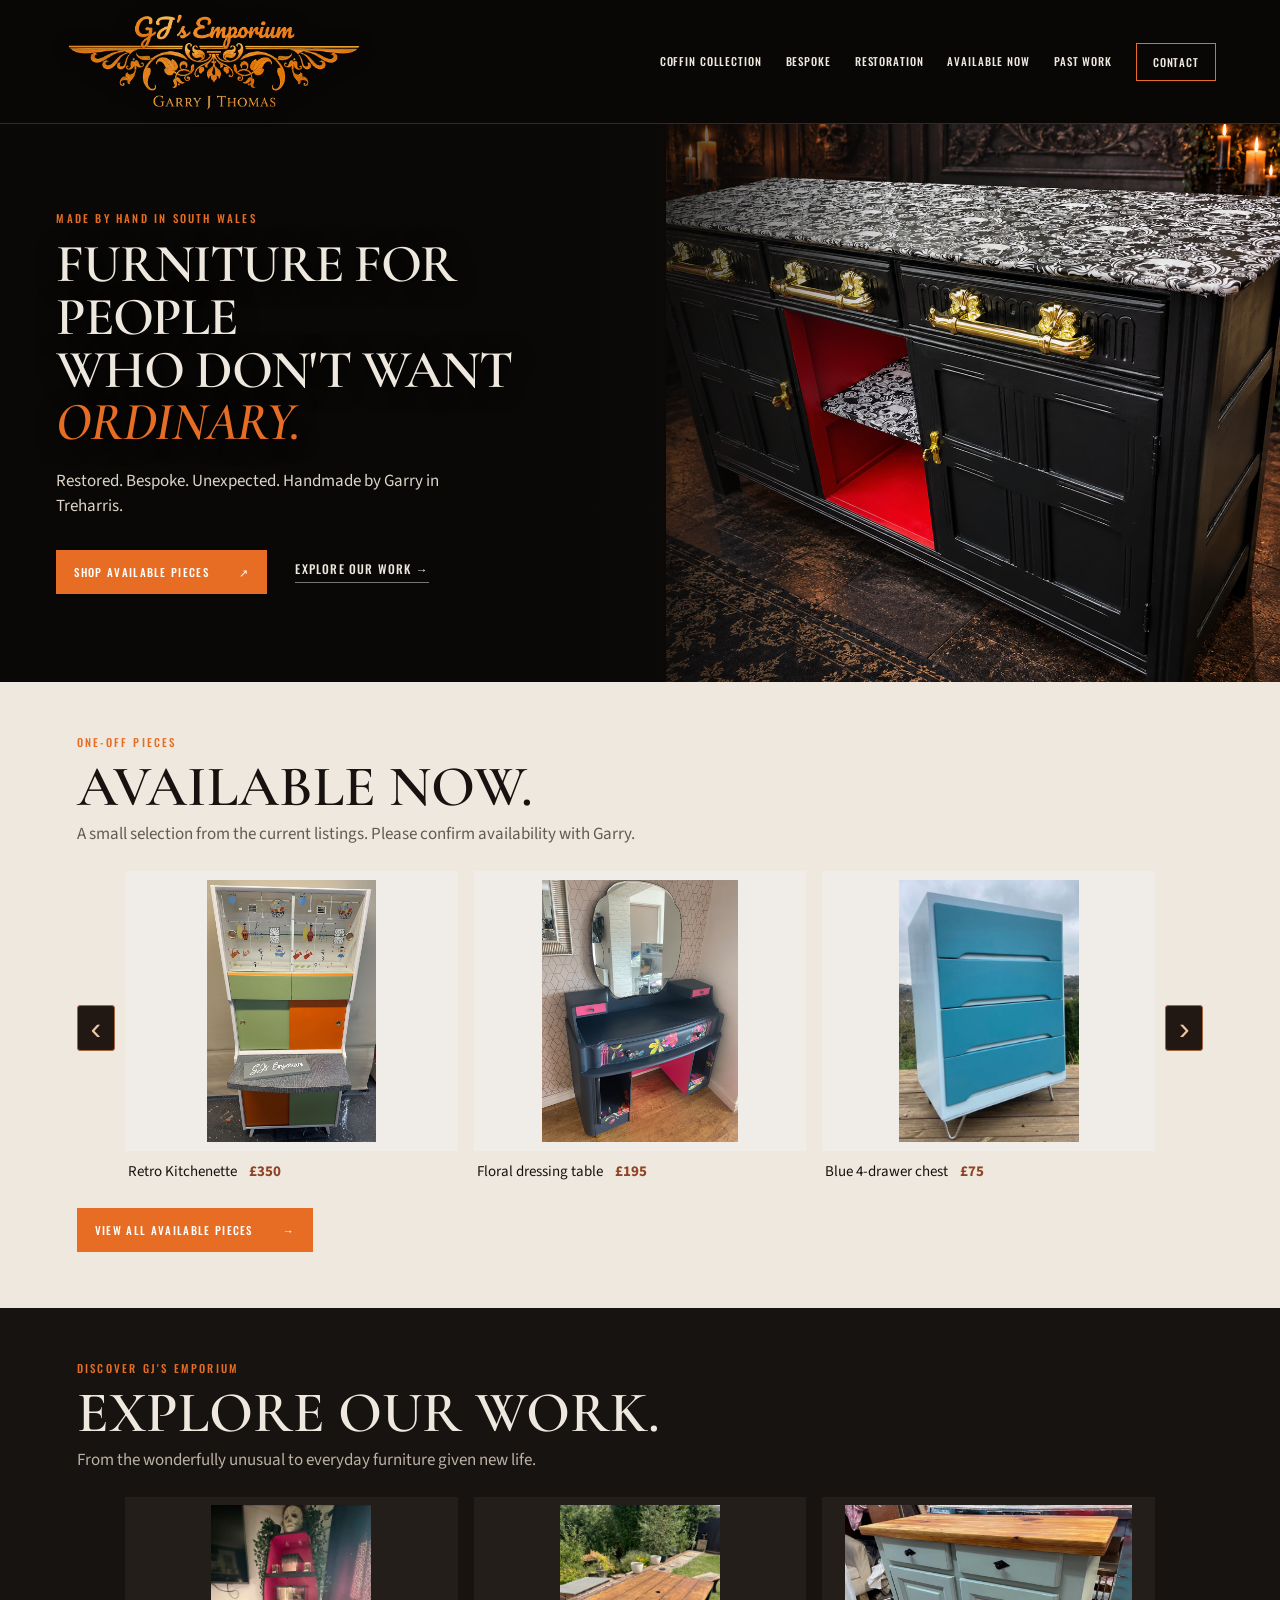
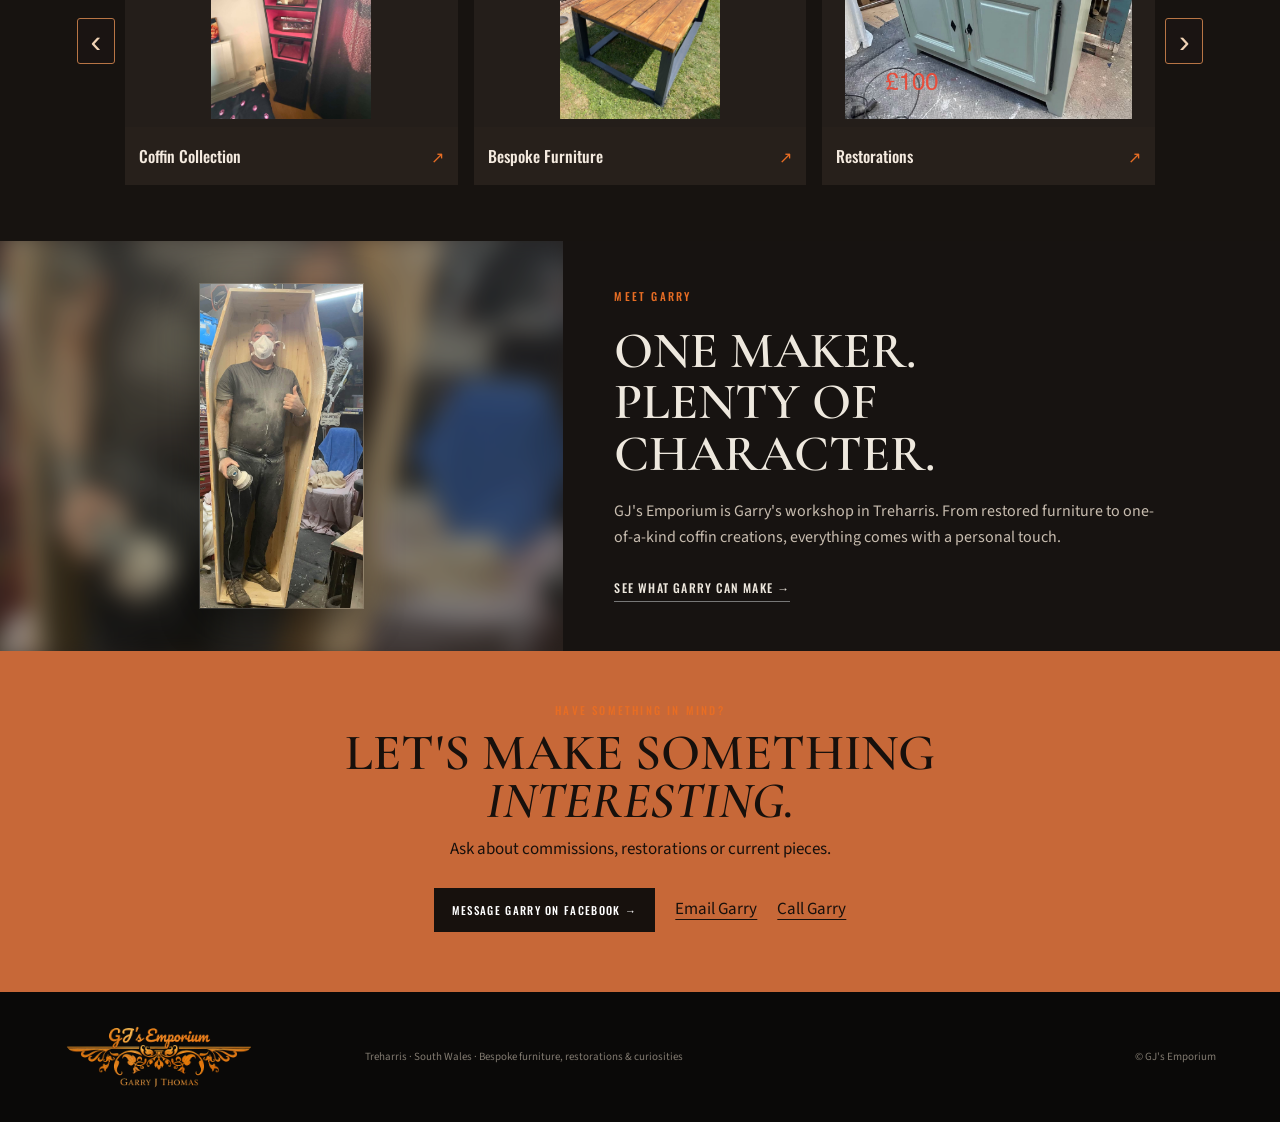
<file: index.html>
<!doctype html><html lang="en-GB"><head><meta charset="utf-8"><meta name="viewport" content="width=device-width,initial-scale=1"><meta name="theme-color" content="#090807"><title>GJ's Emporium | Unusual, Bespoke & Restored Furniture</title><meta name="description" content="Coffin furniture, bespoke commissions and beautifully restored furniture handmade by Garry in South Wales."><link rel="canonical" href="https://www.gjs-emporium.com/"><meta property="og:type" content="website"><meta property="og:site_name" content="GJ's Emporium"><meta property="og:title" content="GJ's Emporium | Unusual, Bespoke &amp; Restored Furniture"><meta property="og:description" content="Coffin furniture, bespoke commissions and beautifully restored furniture handmade by Garry in South Wales."><meta property="og:url" content="https://www.gjs-emporium.com/"><meta property="og:image" content="https://www.gjs-emporium.com/assets/coffin-detail.jpg"><meta name="twitter:card" content="summary_large_image"><link rel="preconnect" href="https://fonts.googleapis.com"><link rel="preconnect" href="https://fonts.gstatic.com" crossorigin><link href="https://fonts.googleapis.com/css2?family=Cormorant+Garamond:ital,wght@0,500;0,600;0,700;1,600&family=Oswald:wght@400;500&family=Source+Sans+3:wght@400;500;600&display=swap" rel="stylesheet"><link rel="stylesheet" href="assets/site.css?v=60"><script type="application/ld+json">{"@context":"https://schema.org","@type":"LocalBusiness","name":"GJ's Emporium","url":"https://www.gjs-emporium.com/","image":"https://www.gjs-emporium.com/assets/gjs-emporium-official-logo.png","description":"Bespoke, restored and unusual furniture handmade by Garry in Treharris, South Wales.","email":"mailto:garrythomas1966@hotmail.co.uk","telephone":"+447740396333","address":{"@type":"PostalAddress","addressLocality":"Treharris","addressRegion":"Wales","addressCountry":"GB"},"sameAs":["https://www.facebook.com/61556531277288"]}</script><script async src="https://www.googletagmanager.com/gtag/js?id=G-F8ZV6GVXG2"></script><script>window.dataLayer=window.dataLayer||[];function gtag(){dataLayer.push(arguments)}gtag("js",new Date());gtag("config","G-F8ZV6GVXG2");</script></head><body><header class="site-header"><a class="brand official-brand" href="/"><img src="assets/gjs-emporium-official-logo.png" alt="GJ's Emporium — Garry J Thomas"></a><button class="menu-button" type="button" aria-expanded="false" aria-controls="site-nav">Menu</button><nav id="site-nav"><a href="curiosities.html">Coffin Collection</a><a href="bespoke.html">Bespoke</a><a href="modern-restored.html">Restoration</a><a href="available.html">Available Now</a><a href="past-work.html">Past work</a><a class="nav-cta" href="/#contact">Contact</a></nav></header><main id="top">

<section class="hero-premium compact-hero"><div class="hero-photo"><img src="DCC02797-FDE8-4019-BF52-1D20396A19C8.png" alt="Gothic black and red sideboard by GJ's Emporium in a candlelit setting"></div><div class="hero-shade"></div><div class="hero-content"><p class="kicker">Made by hand in South Wales</p><h1>FURNITURE FOR PEOPLE<br>WHO DON'T WANT <em>ORDINARY.</em></h1><p class="hero-intro">Restored. Bespoke. Unexpected. Handmade by Garry in Treharris.</p><div class="hero-actions"><a class="button solid" href="available.html">Shop Available Pieces <span>↗</span></a><a class="text-link" href="#collections">Explore Our Work →</a></div></div></section>
<section class="home-section home-stock"><div class="home-section-heading"><p class="kicker">One-off pieces</p><h2>AVAILABLE NOW.</h2><p>A small selection from the current listings. Please confirm availability with Garry.</p></div><div class="home-stock-carousel"><button class="home-stock-arrow home-stock-prev" type="button" aria-label="Previous available pieces">‹</button><div class="home-stock-grid" id="stock-carousel">
<a href="available.html" class="home-product"><img src="4792389c-561c-4ae4-9b70-d49e768c40ba.jpeg" alt="Retro kitchenette in orange and sage green" loading="lazy"><span>Retro Kitchenette <strong>£350</strong></span></a>
<a href="available.html" class="home-product"><img src="assets/available-vanity-original.jpeg" alt="Floral dressing table" loading="lazy"><span>Floral dressing table <strong>£195</strong></span></a>
<a href="available.html" class="home-product"><img src="assets/available-drawers-original.jpeg" alt="Blue four-drawer chest" loading="lazy"><span>Blue 4-drawer chest <strong>£75</strong></span></a>
<a href="available.html" class="home-product"><img src="assets/pink-skull-corner-chair.jpg" alt="Pink and skull corner chair" loading="lazy"><span>Pink &amp; Skull Corner Chair <strong>£80</strong></span></a>
</div><button class="home-stock-arrow home-stock-next" type="button" aria-label="Next available pieces">›</button></div><a class="button solid home-all-link" href="available.html">View All Available Pieces <span>→</span></a></section>
<section class="home-section home-collections" id="collections"><div class="home-section-heading"><p class="kicker">Discover GJ's Emporium</p><h2>EXPLORE OUR WORK.</h2><p>From the wonderfully unusual to everyday furniture given new life.</p></div><div class="home-carousel-wrap"><button class="home-carousel-arrow home-carousel-prev" type="button" aria-label="Previous project">‹</button><div class="home-category-grid" id="work-carousel">
<a href="curiosities.html" class="home-category"><img src="assets/gallery-pink-coffin-shelving-lit.jpg" alt="Garry's illuminated coffin shelving" loading="lazy"><span>Coffin Collection <b>↗</b></span></a>
<a href="bespoke.html" class="home-category"><img src="assets/gallery-rustic-industrial-table.jpg" alt="Bespoke industrial table by Garry" loading="lazy"><span>Bespoke Furniture <b>↗</b></span></a>
<a href="modern-restored.html" class="home-category"><img src="assets/gallery-sage-cabinet.jpg" alt="Restored sage green cabinet" loading="lazy"><span>Restorations <b>↗</b></span></a>
<a href="past-work.html" class="home-category"><img src="assets/geometric-sideboard.webp" alt="Previous furniture project by GJ's Emporium" loading="lazy"><span>Past Work <b>↗</b></span></a>
<a href="upcoming-projects.html" class="home-category home-upcoming"><img src="IMG_5220.jpeg" alt="Cabinet before its planned conversion into a bespoke counter" loading="lazy"><span>Upcoming Projects <b>↗</b></span></a>
</div><button class="home-carousel-arrow home-carousel-next" type="button" aria-label="Next project">›</button></div></section>
<section class="home-maker"><div class="home-maker-photo"><img src="IMG_5219.jpeg" alt="Garry at work in his Treharris workshop, standing inside a handmade coffin" loading="lazy"></div><div class="home-maker-copy"><p class="kicker">Meet Garry</p><h2>ONE MAKER.<br>PLENTY OF CHARACTER.</h2><p>GJ's Emporium is Garry's workshop in Treharris. From restored furniture to one-of-a-kind coffin creations, everything comes with a personal touch.</p><a href="bespoke.html" class="text-link">See what Garry can make →</a></div></section>
<section class="home-contact" id="contact"><p class="kicker">Have something in mind?</p><h2>LET'S MAKE SOMETHING <em>INTERESTING.</em></h2><p>Ask about commissions, restorations or current pieces.</p><div class="home-contact-actions"><a class="button solid" href="https://www.facebook.com/61556531277288" target="_blank" rel="noreferrer">Message Garry on Facebook →</a><a href="mailto:garrythomas1966@hotmail.co.uk">Email Garry</a><a href="tel:+447740396333">Call Garry</a></div></section></main><footer><a class="footer-brand official-footer-brand" href="/"><img src="assets/gjs-emporium-official-logo.png" alt="GJ's Emporium"></a><p>Treharris · South Wales · Bespoke furniture, restorations & curiosities</p><p>© GJ's Emporium</p></footer><script src="assets/site.js"></script><script>document.querySelectorAll(".home-carousel-arrow").forEach(button=>button.addEventListener("click",()=>{const track=document.getElementById("work-carousel");const card=track.querySelector(".home-category");const step=card.getBoundingClientRect().width+16;track.scrollBy({left:button.classList.contains("home-carousel-next")?step:-step,behavior:"smooth"});}));document.querySelectorAll(".home-stock-arrow").forEach(button=>button.addEventListener("click",()=>{const track=document.getElementById("stock-carousel");const card=track.querySelector(".home-product");const gap=parseFloat(getComputedStyle(track).gap)||12;const step=card.getBoundingClientRect().width+gap;track.scrollBy({left:button.classList.contains("home-stock-next")?step:-step,behavior:"smooth"});}));</script></body></html>
</file>
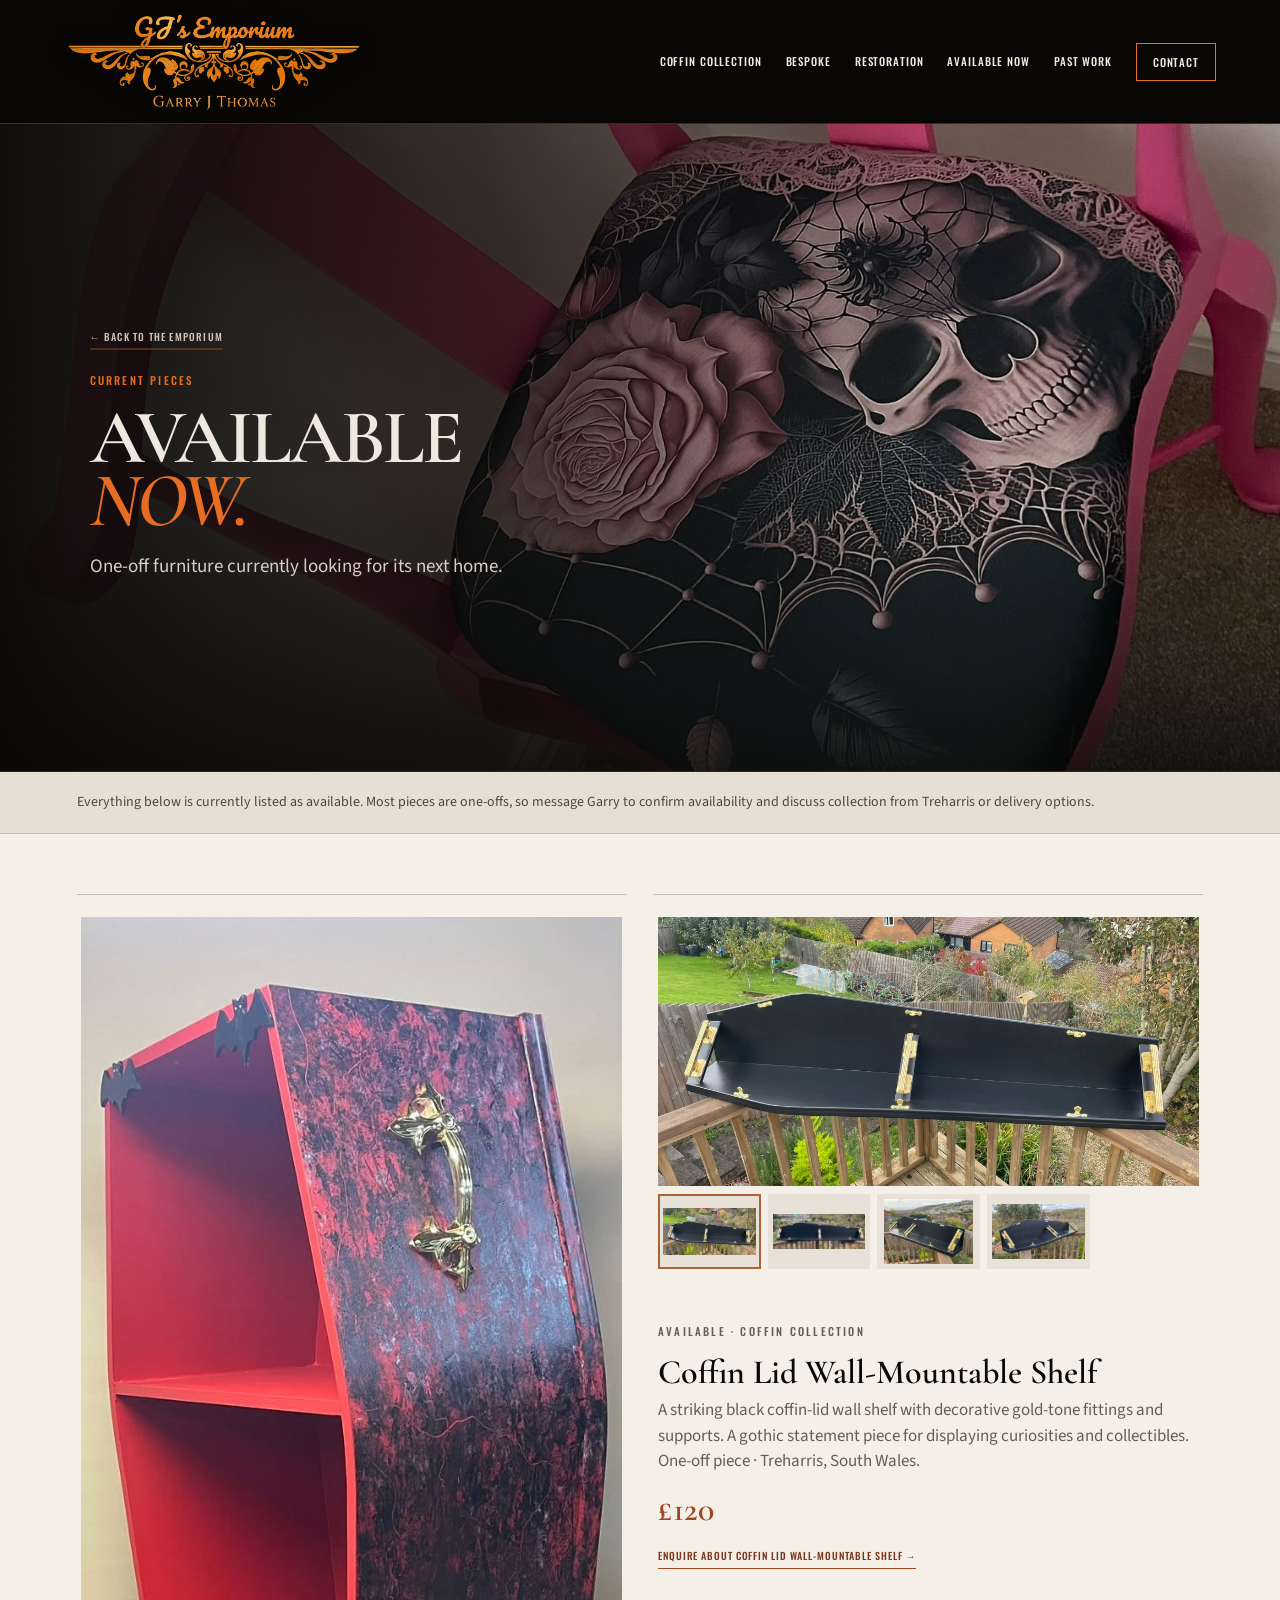
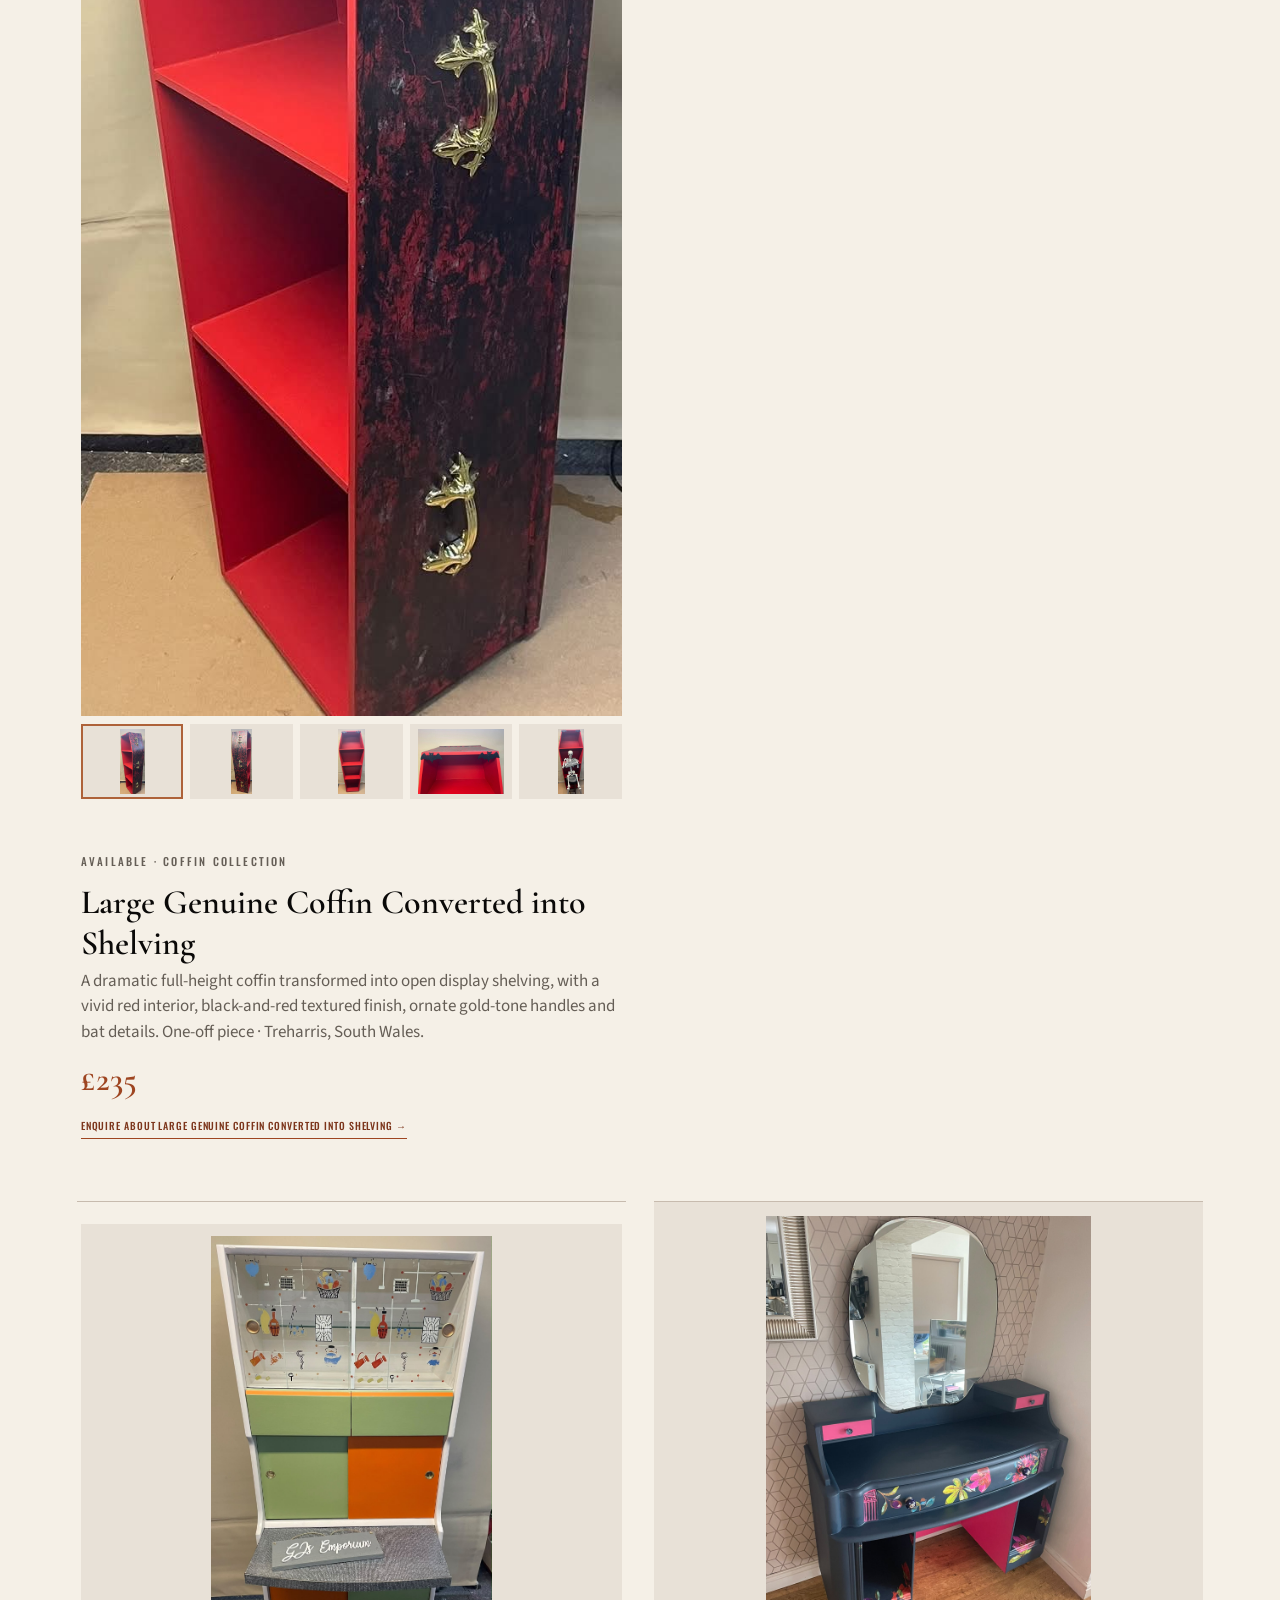
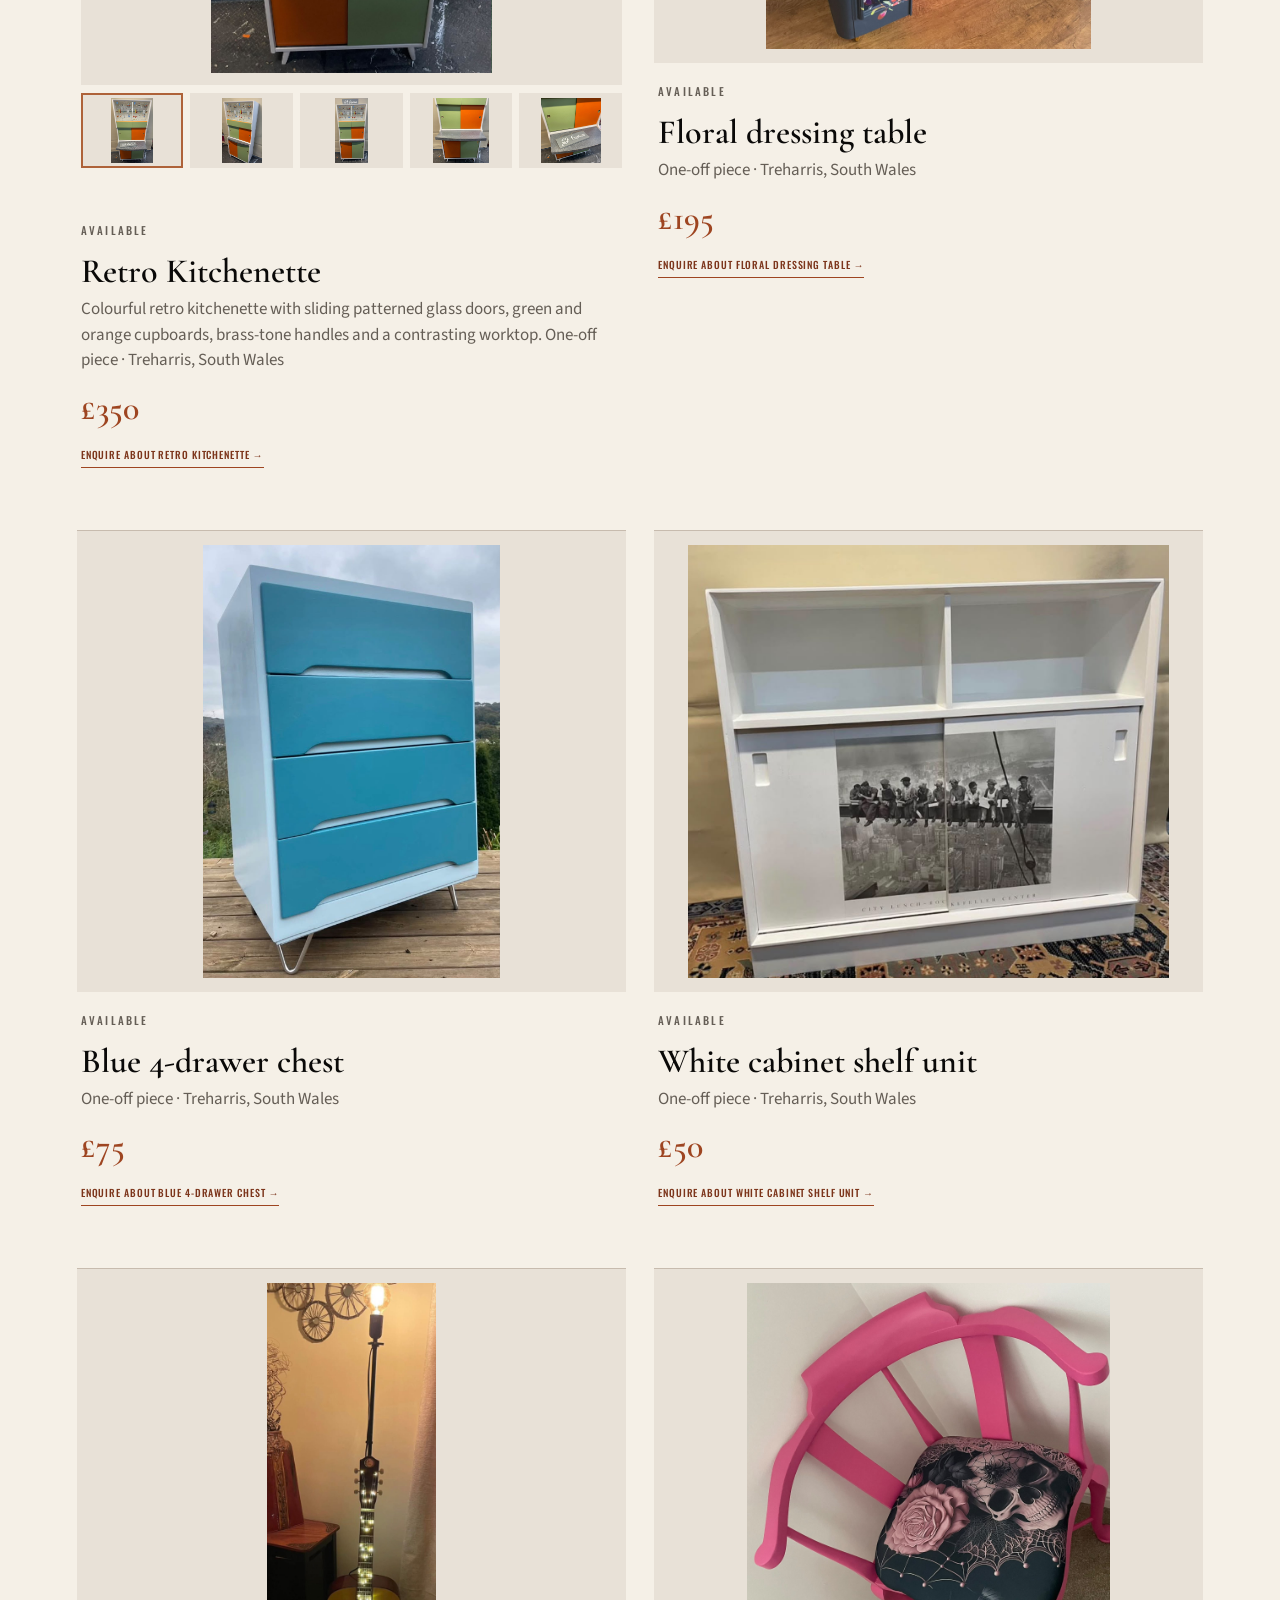
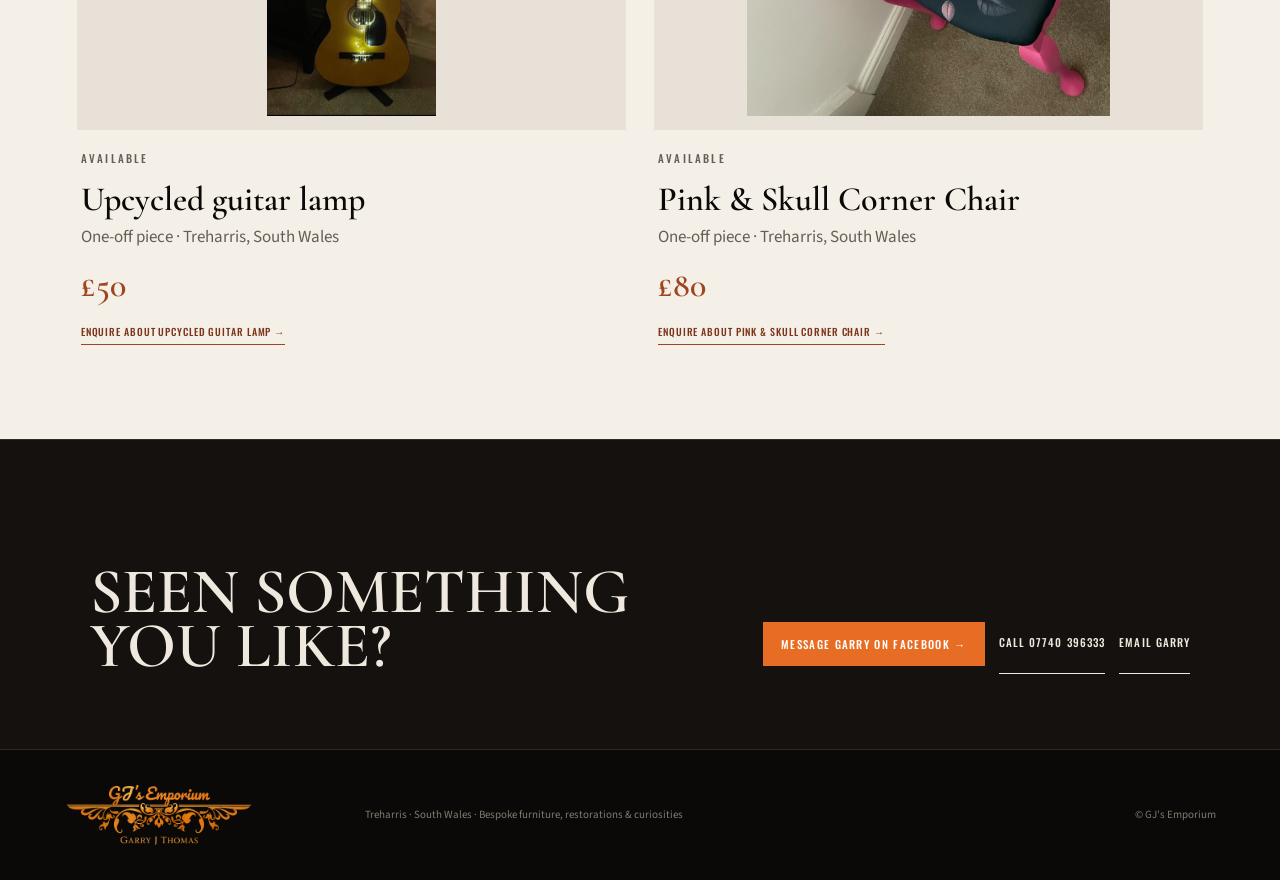
<file: available.html>
<!doctype html><html lang="en-GB"><head><meta charset="utf-8"><meta name="viewport" content="width=device-width,initial-scale=1"><title>Furniture Available Now | GJ's Emporium</title><meta name="description" content="Shop current one-off restored, upcycled and unusual furniture available from GJ's Emporium in South Wales."><link rel="canonical" href="https://www.gjs-emporium.com/available.html"><meta property="og:type" content="website"><meta property="og:site_name" content="GJ's Emporium"><meta property="og:title" content="Furniture Available Now | GJ's Emporium"><meta property="og:description" content="Shop current one-off restored, upcycled and unusual furniture available from GJ's Emporium in South Wales."><meta property="og:url" content="https://www.gjs-emporium.com/available.html"><meta property="og:image" content="https://www.gjs-emporium.com/assets/pink-skull-corner-chair.jpg"><meta name="twitter:card" content="summary_large_image"><link rel="preconnect" href="https://fonts.googleapis.com"><link rel="preconnect" href="https://fonts.gstatic.com" crossorigin><link href="https://fonts.googleapis.com/css2?family=Cormorant+Garamond:ital,wght@0,500;0,600;0,700;1,600&family=Oswald:wght@400;500&family=Source+Sans+3:wght@400;500;600&display=swap" rel="stylesheet"><link rel="stylesheet" href="assets/site.css?v=61"><script async src="https://www.googletagmanager.com/gtag/js?id=G-F8ZV6GVXG2"></script><script>window.dataLayer=window.dataLayer||[];function gtag(){dataLayer.push(arguments)}gtag("js",new Date());gtag("config","G-F8ZV6GVXG2");</script></head><body class="subpage subpage-available"><header class="site-header"><a class="brand official-brand" href="/"><img src="assets/gjs-emporium-official-logo.png" alt="GJ's Emporium"></a><button class="menu-button" aria-expanded="false" aria-controls="site-nav">Menu</button><nav id="site-nav"><a href="curiosities.html">Coffin Collection</a><a href="bespoke.html">Bespoke</a><a href="modern-restored.html">Restoration</a><a href="available.html">Available Now</a><a href="past-work.html">Past work</a><a class="nav-cta" href="/#contact">Contact</a></nav></header><section class="subhero"><img src="assets/pink-skull-corner-chair.jpg" alt=""><div class="subhero-shade"></div><div class="subhero-copy"><a class="back-link" href="/">← Back to the Emporium</a><p class="kicker">Current pieces</p><h1>AVAILABLE<br><em>NOW.</em></h1><p>One-off furniture currently looking for its next home.</p></div></section><div class="stock-note">Everything below is currently listed as available. Most pieces are one-offs, so message Garry to confirm availability and discuss collection from Treharris or delivery options.</div><section class="stock-page"><article class="retro-kitchenette-listing"><div class="retro-kitchenette-gallery"><img id="new-stock-0" src="IMG_5593.jpeg" alt="Large Genuine Coffin Converted into Shelving"><div class="retro-kitchenette-thumbs"><button type="button" aria-label="View Large Genuine Coffin Converted into Shelving photograph 1" aria-pressed="true" data-photo="IMG_5593.jpeg" data-target="new-stock-0"><img src="IMG_5593.jpeg" alt=""></button><button type="button" aria-label="View Large Genuine Coffin Converted into Shelving photograph 2" aria-pressed="false" data-photo="IMG_5595.jpeg" data-target="new-stock-0"><img src="IMG_5595.jpeg" alt=""></button><button type="button" aria-label="View Large Genuine Coffin Converted into Shelving photograph 3" aria-pressed="false" data-photo="IMG_5596.jpeg" data-target="new-stock-0"><img src="IMG_5596.jpeg" alt=""></button><button type="button" aria-label="View Large Genuine Coffin Converted into Shelving photograph 4" aria-pressed="false" data-photo="IMG_5598.jpeg" data-target="new-stock-0"><img src="IMG_5598.jpeg" alt=""></button><button type="button" aria-label="View Large Genuine Coffin Converted into Shelving photograph 5" aria-pressed="false" data-photo="IMG_5602.jpeg" data-target="new-stock-0"><img src="IMG_5602.jpeg" alt=""></button></div></div><div><p class="kicker">Available · Coffin Collection</p><h2>Large Genuine Coffin Converted into Shelving</h2><p>A dramatic full-height coffin transformed into open display shelving, with a vivid red interior, black-and-red textured finish, ornate gold-tone handles and bat details. One-off piece · Treharris, South Wales.</p><strong>£235</strong><a class="stock-enquiry" href="https://www.facebook.com/61556531277288" target="_blank" rel="noreferrer">Enquire about Large Genuine Coffin Converted into Shelving →</a></div></article><article class="retro-kitchenette-listing"><div class="retro-kitchenette-gallery"><img id="new-stock-1" src="IMG_5601.jpeg" alt="Coffin Lid Wall-Mountable Shelf"><div class="retro-kitchenette-thumbs"><button type="button" aria-label="View Coffin Lid Wall-Mountable Shelf photograph 1" aria-pressed="true" data-photo="IMG_5601.jpeg" data-target="new-stock-1"><img src="IMG_5601.jpeg" alt=""></button><button type="button" aria-label="View Coffin Lid Wall-Mountable Shelf photograph 2" aria-pressed="false" data-photo="IMG_5599.jpeg" data-target="new-stock-1"><img src="IMG_5599.jpeg" alt=""></button><button type="button" aria-label="View Coffin Lid Wall-Mountable Shelf photograph 3" aria-pressed="false" data-photo="IMG_5597.jpeg" data-target="new-stock-1"><img src="IMG_5597.jpeg" alt=""></button><button type="button" aria-label="View Coffin Lid Wall-Mountable Shelf photograph 4" aria-pressed="false" data-photo="IMG_5594.jpeg" data-target="new-stock-1"><img src="IMG_5594.jpeg" alt=""></button></div></div><div><p class="kicker">Available · Coffin Collection</p><h2>Coffin Lid Wall-Mountable Shelf</h2><p>A striking black coffin-lid wall shelf with decorative gold-tone fittings and supports. A gothic statement piece for displaying curiosities and collectibles. One-off piece · Treharris, South Wales.</p><strong>£120</strong><a class="stock-enquiry" href="https://www.facebook.com/61556531277288" target="_blank" rel="noreferrer">Enquire about Coffin Lid Wall-Mountable Shelf →</a></div></article><article class="retro-kitchenette-listing"><div class="retro-kitchenette-gallery"><img id="retro-kitchenette-main" src="4792389c-561c-4ae4-9b70-d49e768c40ba.jpeg" alt="Retro kitchenette in green, orange and white, full front view"><div class="retro-kitchenette-thumbs"><button type="button" aria-label="View full front photograph" aria-pressed="true" data-photo="4792389c-561c-4ae4-9b70-d49e768c40ba.jpeg"><img src="4792389c-561c-4ae4-9b70-d49e768c40ba.jpeg" alt=""></button><button type="button" aria-label="View angled photograph" aria-pressed="false" data-photo="f73c9397-7f94-4360-be24-65b87a116723.jpeg"><img src="f73c9397-7f94-4360-be24-65b87a116723.jpeg" alt=""></button><button type="button" aria-label="View front without sign" aria-pressed="false" data-photo="c6088192-2135-46c1-a482-eb9684fc4fe3.jpeg"><img src="c6088192-2135-46c1-a482-eb9684fc4fe3.jpeg" alt=""></button><button type="button" aria-label="View worktop detail" aria-pressed="false" data-photo="8c8a94dd-d35f-4918-9185-6528c78f9e86.jpeg"><img src="8c8a94dd-d35f-4918-9185-6528c78f9e86.jpeg" alt=""></button><button type="button" aria-label="View GJ Emporium sign detail" aria-pressed="false" data-photo="98ea3591-dd6e-4f37-802d-a48712dbaa9c.jpeg"><img src="98ea3591-dd6e-4f37-802d-a48712dbaa9c.jpeg" alt=""></button></div></div><div><p class="kicker">Available</p><h2>Retro Kitchenette</h2><p>Colourful retro kitchenette with sliding patterned glass doors, green and orange cupboards, brass-tone handles and a contrasting worktop. One-off piece · Treharris, South Wales</p><strong>£350</strong><a class="stock-enquiry" href="https://www.facebook.com/61556531277288" target="_blank" rel="noreferrer">Enquire about Retro Kitchenette →</a></div></article><article><img src="assets/available-vanity-original.jpeg" alt="Floral dressing table"><div><p class="kicker">Available</p><h2>Floral dressing table</h2><p>One-off piece · Treharris, South Wales</p><strong>£195</strong><a class="stock-enquiry" href="https://www.facebook.com/61556531277288" target="_blank" rel="noreferrer">Enquire about Floral dressing table →</a></div></article><article><img src="assets/available-drawers-original.jpeg" alt="Blue 4-drawer chest"><div><p class="kicker">Available</p><h2>Blue 4-drawer chest</h2><p>One-off piece · Treharris, South Wales</p><strong>£75</strong><a class="stock-enquiry" href="https://www.facebook.com/61556531277288" target="_blank" rel="noreferrer">Enquire about Blue 4-drawer chest →</a></div></article><article><img src="assets/available-cabinet-original.jpeg" alt="White cabinet shelf unit"><div><p class="kicker">Available</p><h2>White cabinet shelf unit</h2><p>One-off piece · Treharris, South Wales</p><strong>£50</strong><a class="stock-enquiry" href="https://www.facebook.com/61556531277288" target="_blank" rel="noreferrer">Enquire about White cabinet shelf unit →</a></div></article><article><img src="assets/available-guitar-original.jpeg" alt="Upcycled guitar lamp"><div><p class="kicker">Available</p><h2>Upcycled guitar lamp</h2><p>One-off piece · Treharris, South Wales</p><strong>£50</strong><a class="stock-enquiry" href="https://www.facebook.com/61556531277288" target="_blank" rel="noreferrer">Enquire about Upcycled guitar lamp →</a></div></article><article><img src="assets/pink-skull-corner-chair.jpg" alt="Pink & Skull Corner Chair"><div><p class="kicker">Available</p><h2>Pink & Skull Corner Chair</h2><p>One-off piece · Treharris, South Wales</p><strong>£80</strong><a class="stock-enquiry" href="https://www.facebook.com/61556531277288" target="_blank" rel="noreferrer">Enquire about Pink & Skull Corner Chair →</a></div></article></section><section class="page-cta"><h2>SEEN SOMETHING<br>YOU LIKE?</h2><div class="direct-enquiry"><a class="button solid" href="https://www.facebook.com/61556531277288" target="_blank" rel="noreferrer">Message Garry on Facebook →</a><a href="tel:+447740396333">Call 07740 396333</a><a href="mailto:garrythomas1966@hotmail.co.uk">Email Garry</a></div></section><footer><a class="official-footer-brand" href="/"><img src="assets/gjs-emporium-official-logo.png" alt="GJ's Emporium"></a><p>Treharris · South Wales · Bespoke furniture, restorations & curiosities</p><p>© GJ's Emporium</p></footer><script src="assets/site.js"></script><script>document.querySelectorAll(".retro-kitchenette-thumbs button:not([data-target])").forEach(button=>button.addEventListener("click",()=>{const main=document.getElementById("retro-kitchenette-main");main.src=button.dataset.photo;main.alt=button.getAttribute("aria-label");document.querySelectorAll(".retro-kitchenette-thumbs button").forEach(b=>b.setAttribute("aria-pressed",String(b===button)));}));</script><script>document.querySelectorAll(".retro-kitchenette-thumbs button[data-target]").forEach(button=>button.addEventListener("click",()=>{const main=document.getElementById(button.dataset.target);main.src=button.dataset.photo;main.alt=button.getAttribute("aria-label");button.parentElement.querySelectorAll("button").forEach(b=>b.setAttribute("aria-pressed",String(b===button)));}));</script><script>(function(){const cards=[...document.querySelectorAll(".stock-page article")];const modal=document.createElement("div");modal.className="gj-lightbox";modal.setAttribute("role","dialog");modal.setAttribute("aria-modal","true");modal.setAttribute("aria-label","Product photograph viewer");modal.innerHTML='<button type="button" class="gj-lightbox-close" aria-label="Close photograph">×</button><button type="button" class="gj-lightbox-prev" aria-label="Previous photograph">‹</button><img alt=""><button type="button" class="gj-lightbox-next" aria-label="Next photograph">›</button><span class="gj-lightbox-count"></span>';document.body.appendChild(modal);const photo=modal.querySelector("img"),counter=modal.querySelector(".gj-lightbox-count");let images=[],index=0,lastFocus=null;function show(n){index=(n+images.length)%images.length;photo.src=images[index].src;photo.alt=images[index].alt||"Furniture photograph";counter.textContent=images.length>1?(index+1)+" / "+images.length:"";modal.querySelector(".gj-lightbox-prev").hidden=modal.querySelector(".gj-lightbox-next").hidden=images.length<2}function close(){modal.classList.remove("open");document.body.style.overflow="";photo.removeAttribute("src");if(lastFocus)lastFocus.focus()}cards.forEach(card=>{const main=card.querySelector(".retro-kitchenette-gallery > img")||card.querySelector(":scope > img");if(!main)return;main.classList.add("gj-zoomable");main.tabIndex=0;main.setAttribute("role","button");main.setAttribute("aria-label","View full-size "+(card.querySelector("h2")?.textContent||"product")+" photograph");function open(){lastFocus=main;const thumbs=[...card.querySelectorAll(".retro-kitchenette-thumbs button")];images=thumbs.length?thumbs.map(t=>({src:t.dataset.photo,alt:t.getAttribute("aria-label")})):[{src:main.getAttribute("src"),alt:main.alt}];const current=images.findIndex(x=>x.src===main.getAttribute("src"));show(Math.max(0,current));modal.classList.add("open");document.body.style.overflow="hidden";modal.querySelector(".gj-lightbox-close").focus()}main.addEventListener("click",open);main.addEventListener("keydown",e=>{if(e.key==="Enter"||e.key===" "){e.preventDefault();open()}})});modal.querySelector(".gj-lightbox-close").addEventListener("click",close);modal.querySelector(".gj-lightbox-prev").addEventListener("click",()=>show(index-1));modal.querySelector(".gj-lightbox-next").addEventListener("click",()=>show(index+1));modal.addEventListener("click",e=>{if(e.target===modal)close()});document.addEventListener("keydown",e=>{if(!modal.classList.contains("open"))return;if(e.key==="Escape")close();if(e.key==="ArrowLeft")show(index-1);if(e.key==="ArrowRight")show(index+1)});let touchX=null;modal.addEventListener("touchstart",e=>{touchX=e.changedTouches[0].screenX},{passive:true});modal.addEventListener("touchend",e=>{if(touchX===null)return;const d=e.changedTouches[0].screenX-touchX;if(Math.abs(d)>45&&images.length>1)show(index+(d<0?1:-1));touchX=null},{passive:true})})();</script></body></html>
</file>
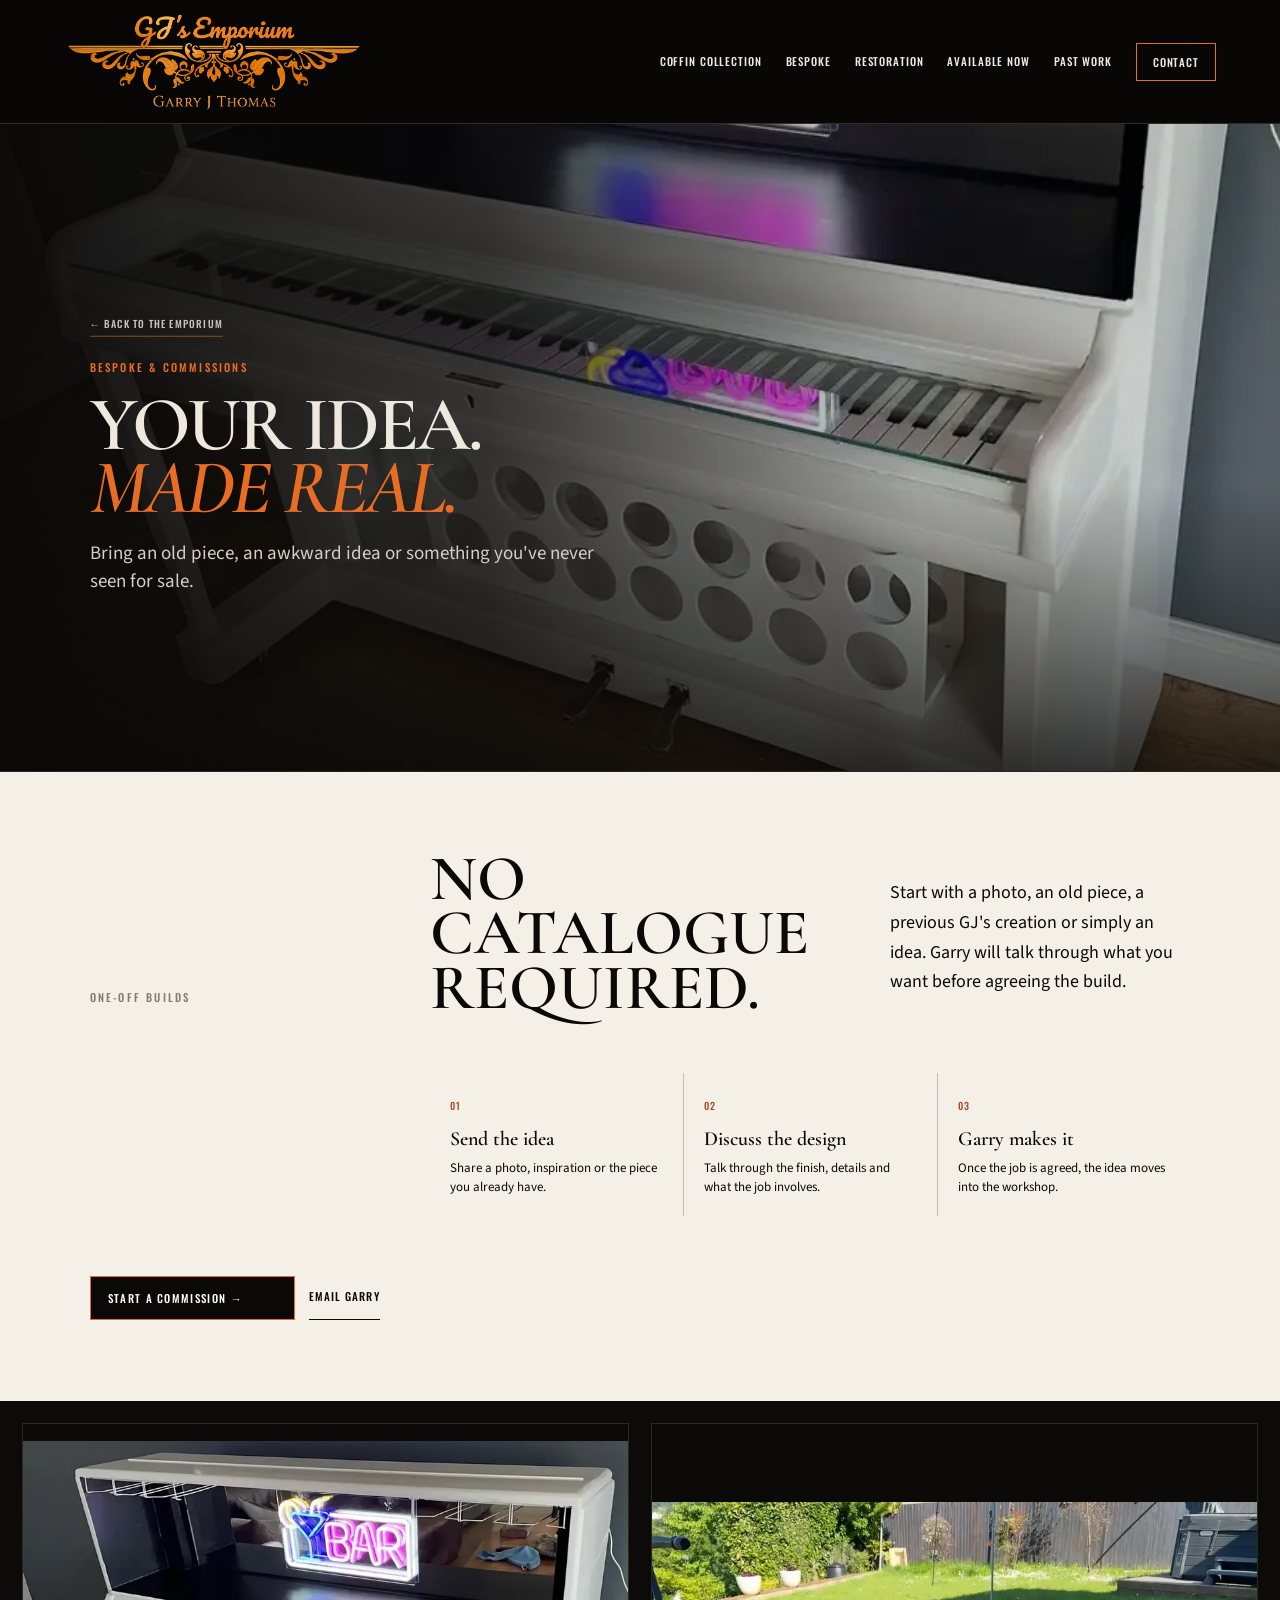
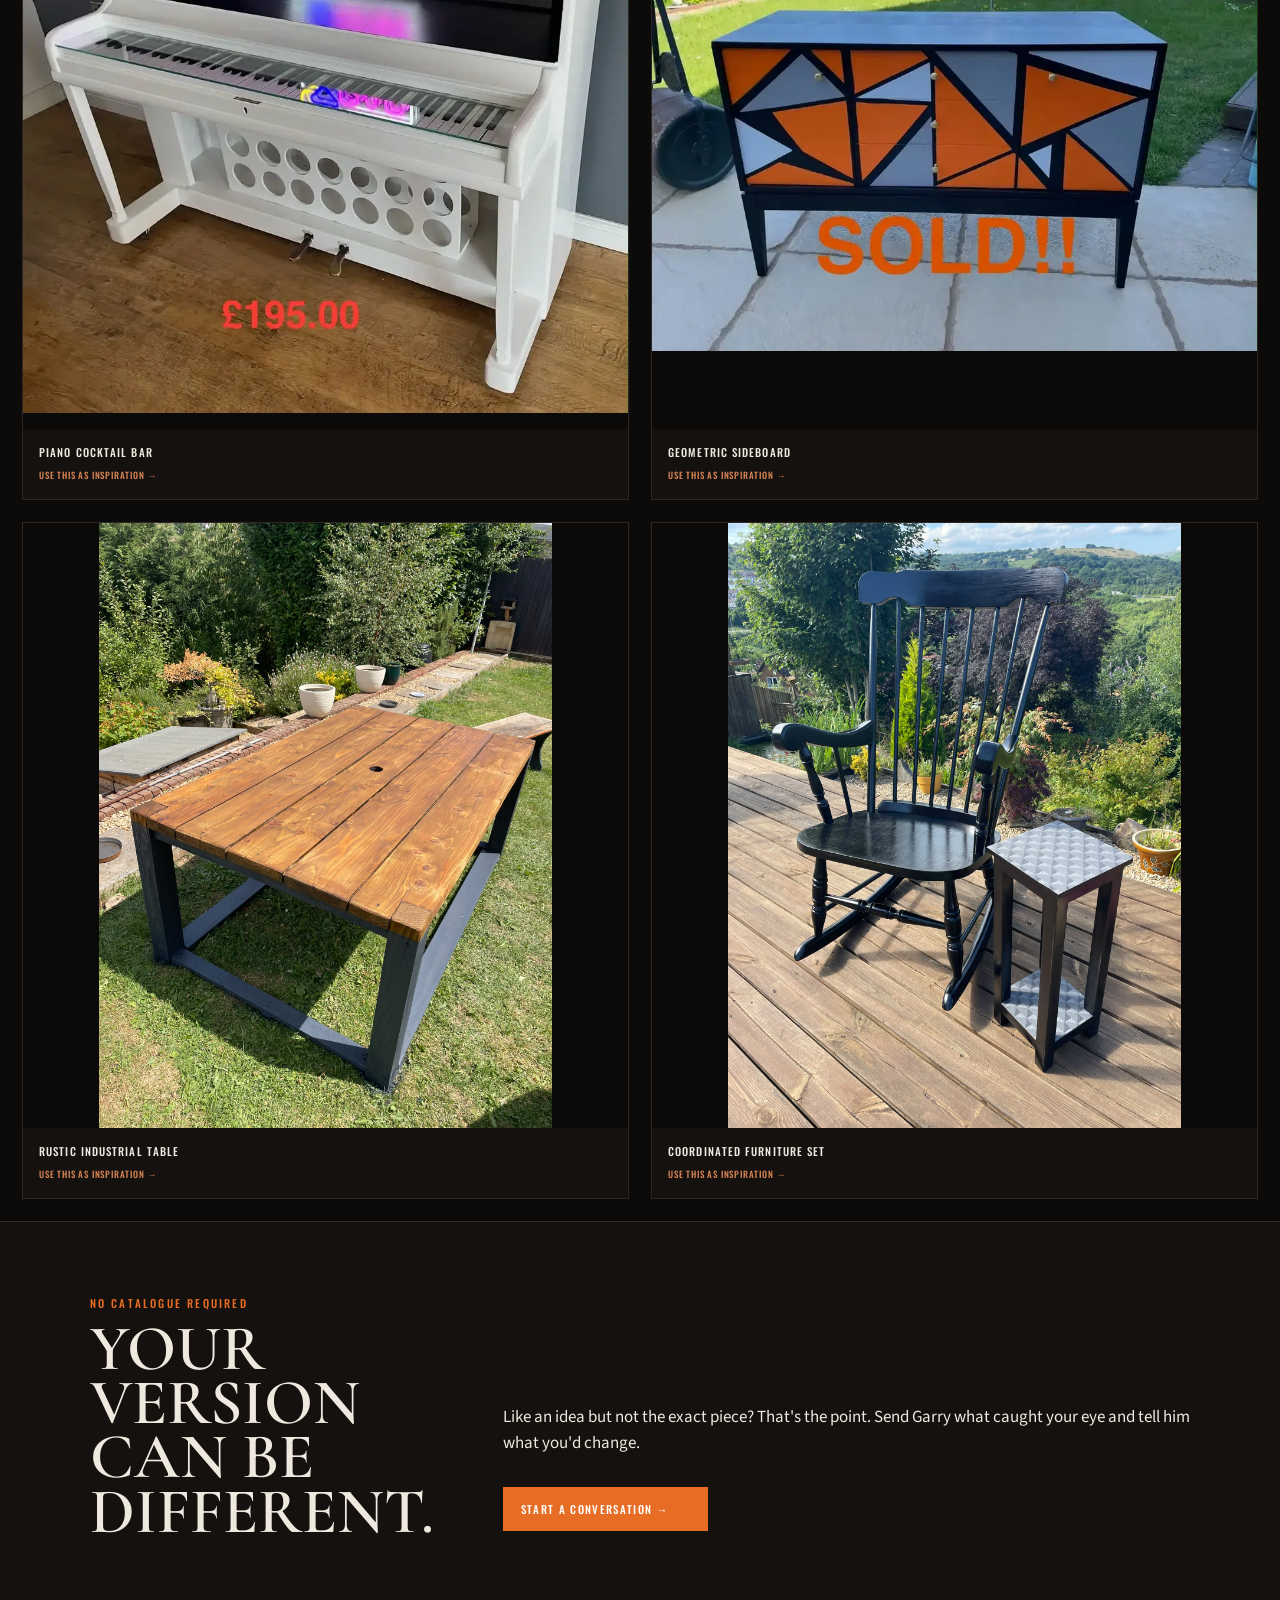
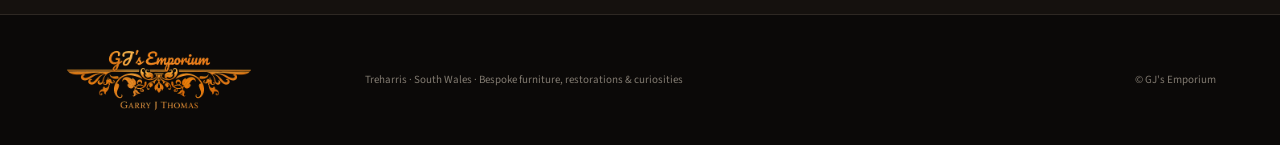
<file: bespoke.html>
<!doctype html><html lang="en-GB"><head><meta charset="utf-8"><meta name="viewport" content="width=device-width,initial-scale=1"><title>Bespoke Furniture & Commissions | GJ's Emporium</title><meta name="description" content="One-off bespoke furniture, creative transformations and commissions handmade by Garry in Treharris, South Wales."><link rel="canonical" href="https://www.gjs-emporium.com/bespoke.html"><meta property="og:type" content="website"><meta property="og:site_name" content="GJ's Emporium"><meta property="og:title" content="Bespoke Furniture &amp; Commissions | GJ's Emporium"><meta property="og:description" content="One-off bespoke furniture, creative transformations and commissions handmade by Garry in Treharris, South Wales."><meta property="og:url" content="https://www.gjs-emporium.com/bespoke.html"><meta property="og:image" content="https://www.gjs-emporium.com/assets/gallery-rustic-industrial-table.jpg"><meta name="twitter:card" content="summary_large_image"><link rel="preconnect" href="https://fonts.googleapis.com"><link rel="preconnect" href="https://fonts.gstatic.com" crossorigin><link href="https://fonts.googleapis.com/css2?family=Cormorant+Garamond:ital,wght@0,500;0,600;0,700;1,600&family=Oswald:wght@400;500&family=Source+Sans+3:wght@400;500;600&display=swap" rel="stylesheet"><link rel="stylesheet" href="assets/site.css?v=33"><script async src="https://www.googletagmanager.com/gtag/js?id=G-F8ZV6GVXG2"></script><script>window.dataLayer=window.dataLayer||[];function gtag(){dataLayer.push(arguments)}gtag("js",new Date());gtag("config","G-F8ZV6GVXG2");</script></head><body class="subpage subpage-bespoke"><header class="site-header"><a class="brand official-brand" href="/"><img src="assets/gjs-emporium-official-logo.png" alt="GJ's Emporium"></a><button class="menu-button" aria-expanded="false" aria-controls="site-nav">Menu</button><nav id="site-nav"><a href="curiosities.html">Coffin Collection</a><a href="bespoke.html">Bespoke</a><a href="modern-restored.html">Restoration</a><a href="available.html">Available Now</a><a href="past-work.html">Past work</a><a class="nav-cta" href="/#contact">Contact</a></nav></header><section class="subhero"><img src="assets/piano-bar.webp" alt=""><div class="subhero-shade"></div><div class="subhero-copy"><a class="back-link" href="/">← Back to the Emporium</a><p class="kicker">Bespoke & commissions</p><h1>YOUR IDEA.<br><em>MADE REAL.</em></h1><p>Bring an old piece, an awkward idea or something you've never seen for sale.</p></div></section><section class="page-intro light"><p class="index">ONE-OFF BUILDS</p><h2>NO CATALOGUE<br>REQUIRED.</h2><p>Start with a photo, an old piece, a previous GJ's creation or simply an idea. Garry will talk through what you want before agreeing the build.</p><div class="process-steps"><div><span>01</span><strong>Send the idea</strong><p>Share a photo, inspiration or the piece you already have.</p></div><div><span>02</span><strong>Discuss the design</strong><p>Talk through the finish, details and what the job involves.</p></div><div><span>03</span><strong>Garry makes it</strong><p>Once the job is agreed, the idea moves into the workshop.</p></div></div><div class="direct-enquiry"><a class="button ink" href="https://www.facebook.com/61556531277288" target="_blank" rel="noreferrer">Start a commission →</a><a href="mailto:garrythomas1966@hotmail.co.uk">Email Garry</a></div></section><section class="portfolio-grid">
<figure class="span2"><img src="assets/piano-bar.webp" alt="Piano cocktail bar"><figcaption>Piano cocktail bar <a class="piece-enquiry" href="https://www.facebook.com/61556531277288" target="_blank" rel="noreferrer">Use this as inspiration →</a></figcaption></figure>
<figure><img src="assets/geometric-sideboard.webp" alt="Geometric sideboard"><figcaption>Geometric sideboard <a class="piece-enquiry" href="https://www.facebook.com/61556531277288" target="_blank" rel="noreferrer">Use this as inspiration →</a></figcaption></figure>
<figure><img src="assets/gallery-rustic-industrial-table.jpg" alt="Rustic industrial table"><figcaption>Rustic industrial table <a class="piece-enquiry" href="https://www.facebook.com/61556531277288" target="_blank" rel="noreferrer">Use this as inspiration →</a></figcaption></figure>
<figure><img src="assets/gallery-black-chair-side-table.jpg" alt="Black chair and side table set"><figcaption>Coordinated furniture set <a class="piece-enquiry" href="https://www.facebook.com/61556531277288" target="_blank" rel="noreferrer">Use this as inspiration →</a></figcaption></figure>
</section><section class="page-cta"><div><p class="kicker">No catalogue required</p><h2>YOUR VERSION<br>CAN BE DIFFERENT.</h2></div><div class="direct-enquiry"><p>Like an idea but not the exact piece? That's the point. Send Garry what caught your eye and tell him what you'd change.</p><a class="button solid" href="https://www.facebook.com/61556531277288" target="_blank" rel="noreferrer">Start a conversation →</a></div></section><footer><a class="official-footer-brand" href="/"><img src="assets/gjs-emporium-official-logo.png" alt="GJ's Emporium"></a><p>Treharris · South Wales · Bespoke furniture, restorations & curiosities</p><p>© GJ's Emporium</p></footer><script src="assets/site.js"></script></body></html>
</file>
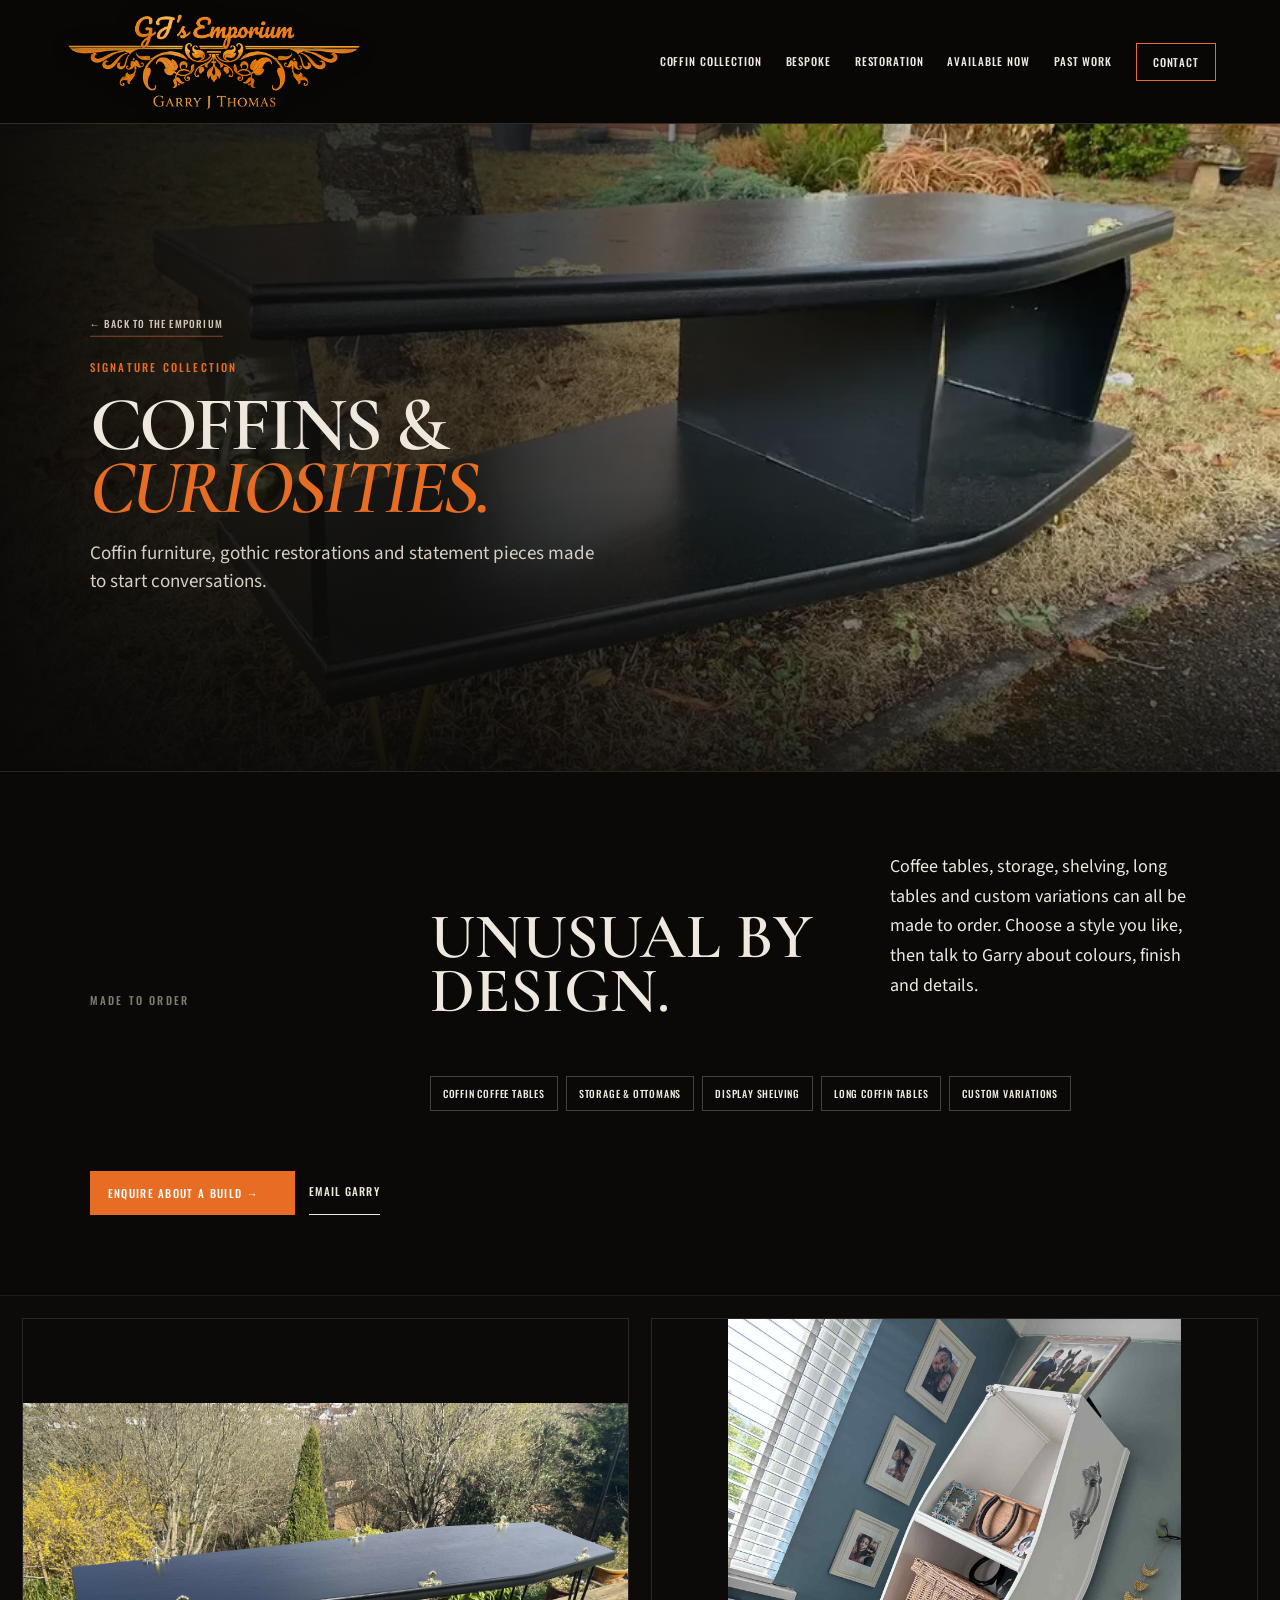
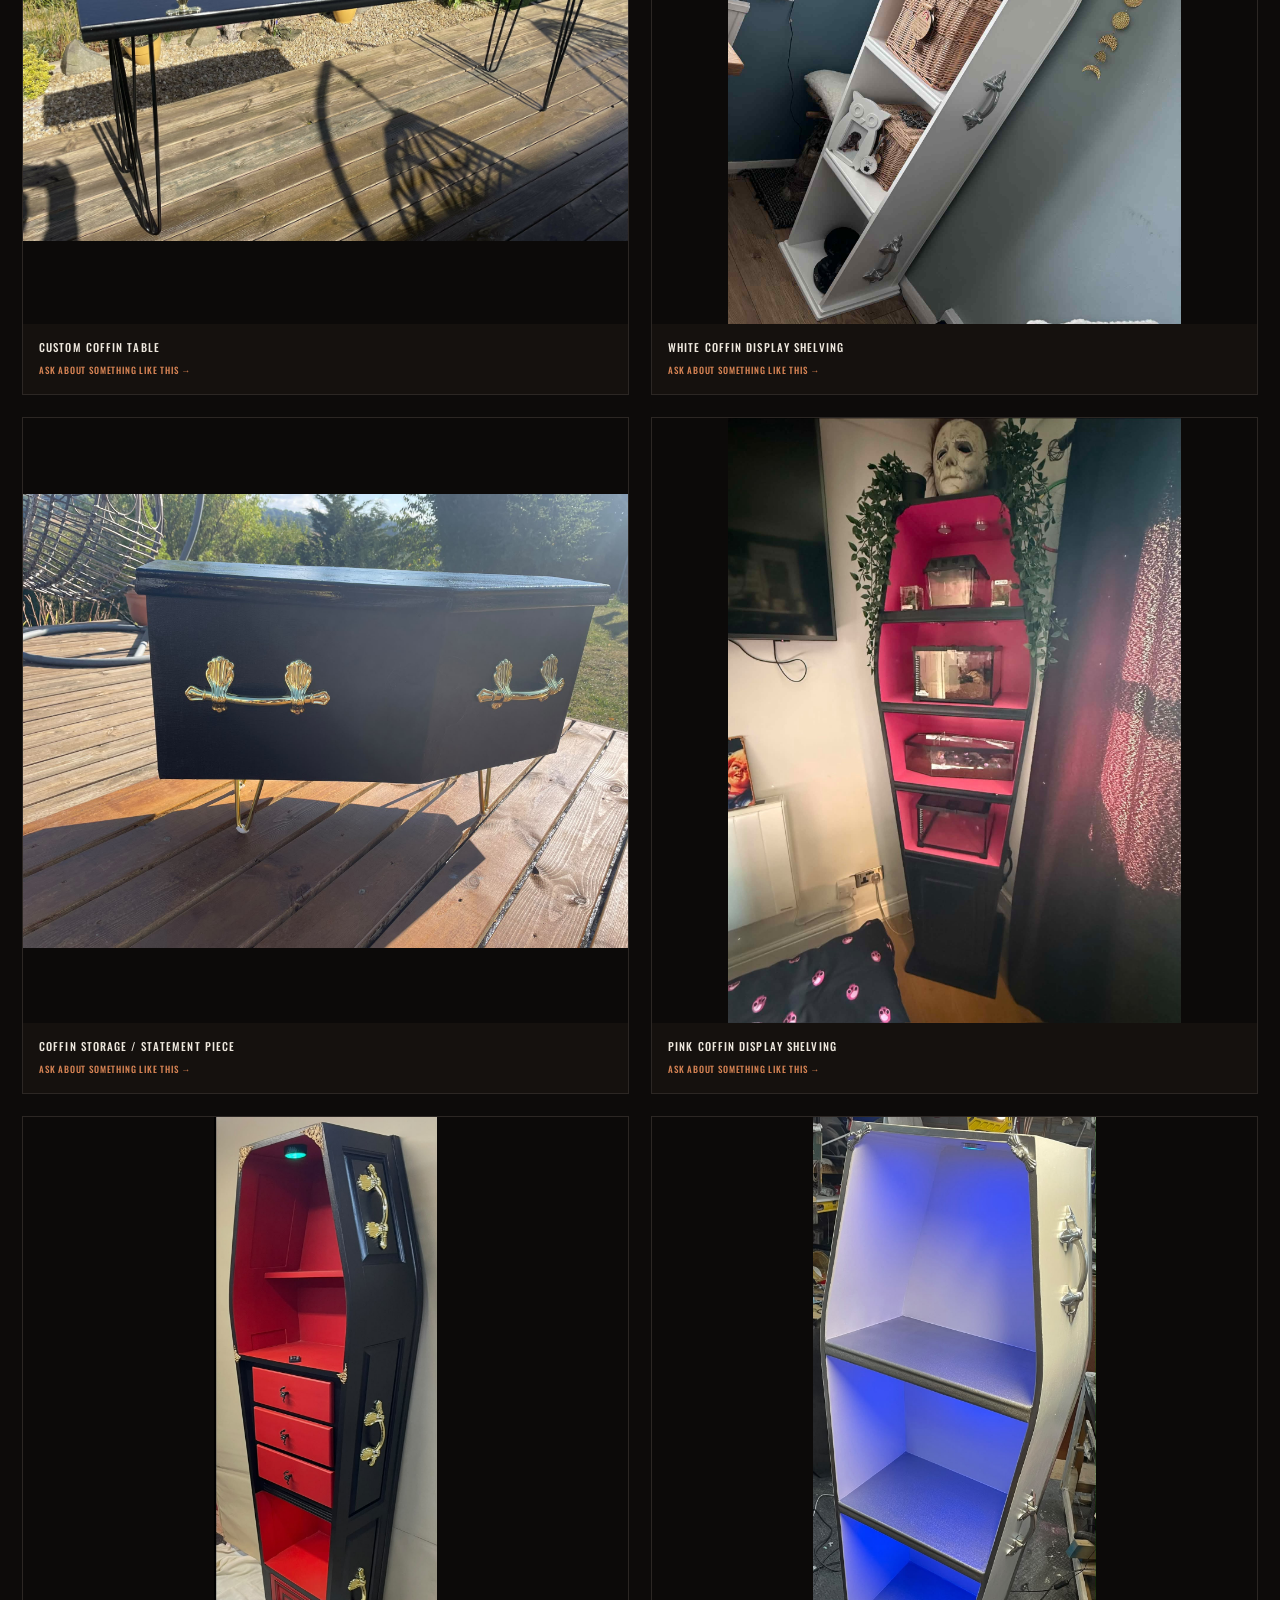
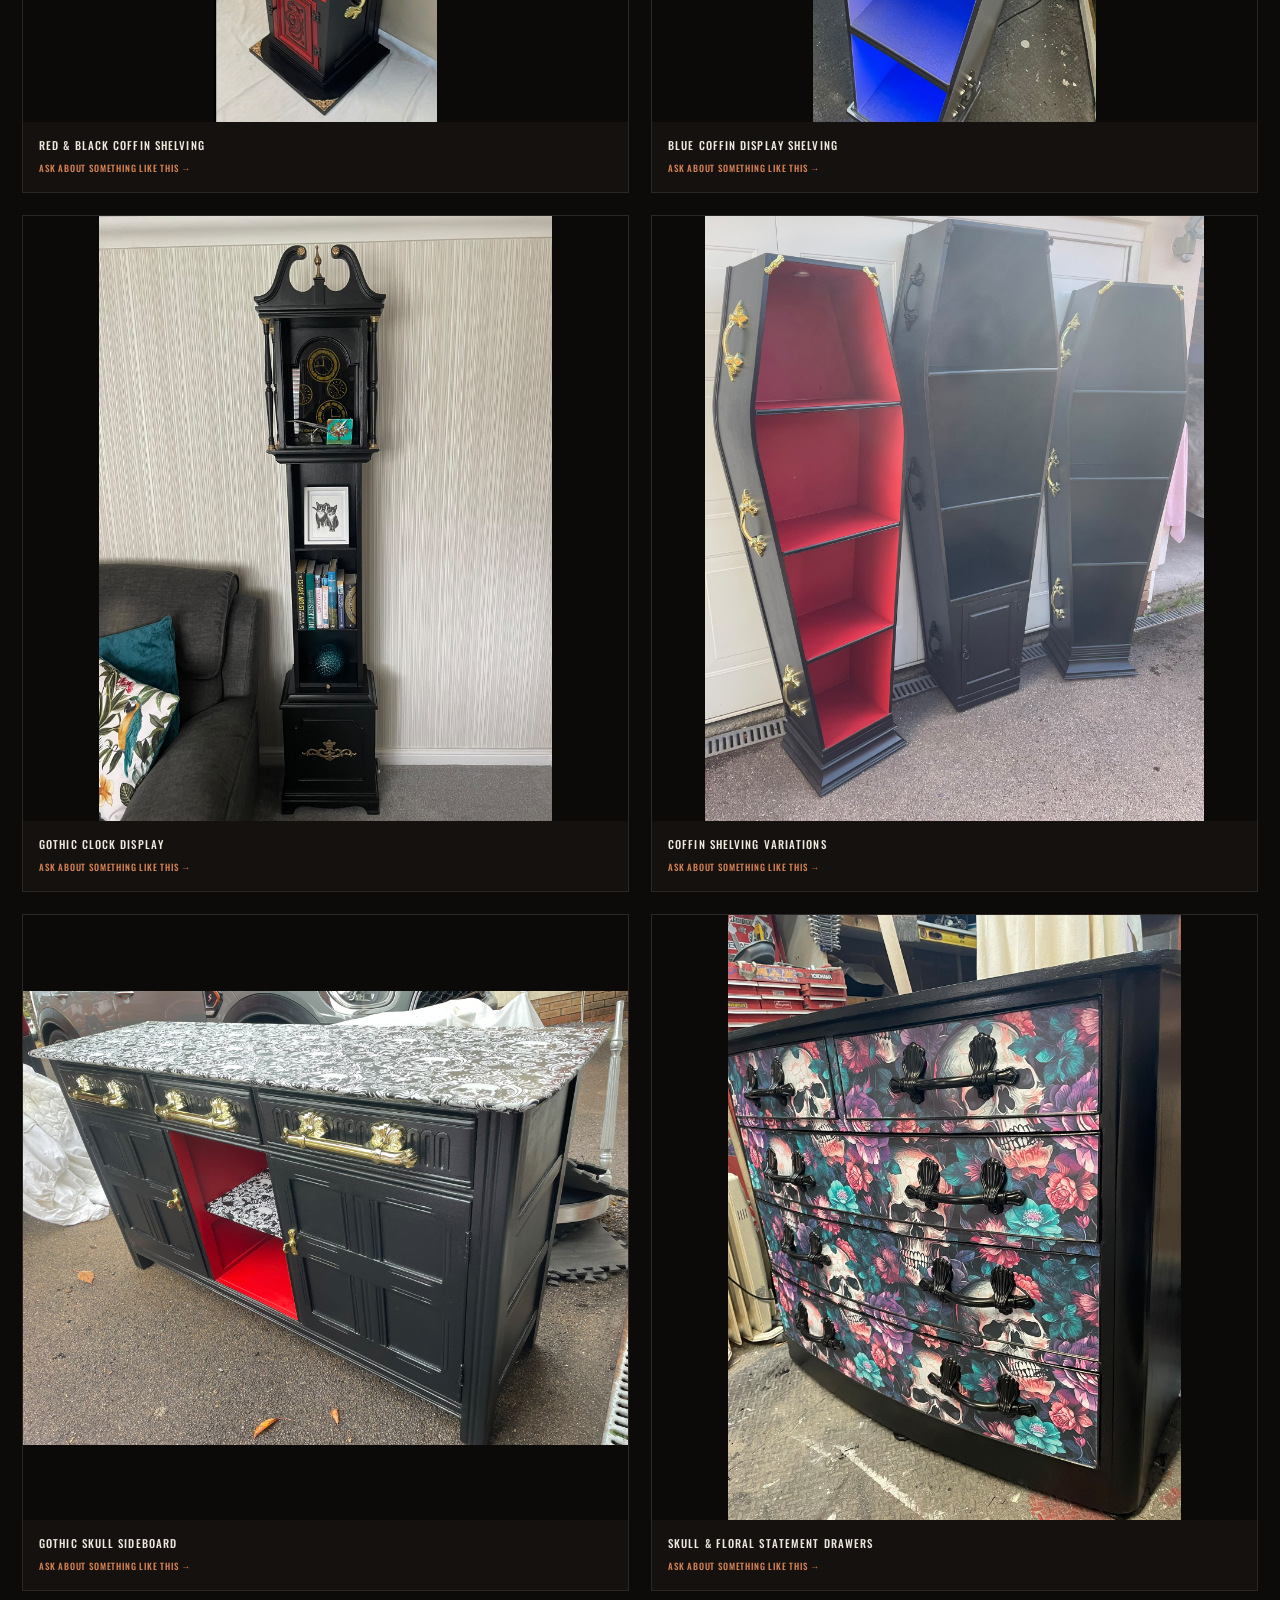
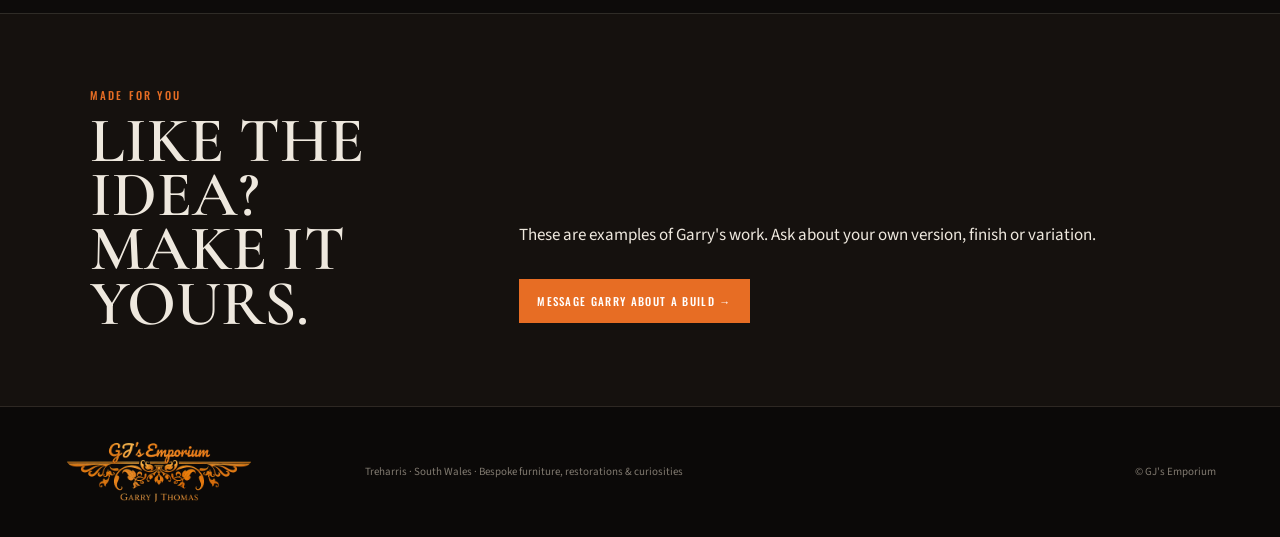
<file: curiosities.html>
<!doctype html><html lang="en-GB"><head><meta charset="utf-8"><meta name="viewport" content="width=device-width,initial-scale=1"><title>Coffin Furniture & Curiosities | GJ's Emporium</title><meta name="description" content="Made-to-order coffin furniture, gothic restorations and unusual statement pieces handmade by Garry in Treharris, South Wales."><link rel="canonical" href="https://www.gjs-emporium.com/curiosities.html"><meta property="og:type" content="website"><meta property="og:site_name" content="GJ's Emporium"><meta property="og:title" content="Coffin Furniture &amp; Curiosities | GJ's Emporium"><meta property="og:description" content="Made-to-order coffin furniture, gothic restorations and unusual statement pieces handmade by Garry in Treharris, South Wales."><meta property="og:url" content="https://www.gjs-emporium.com/curiosities.html"><meta property="og:image" content="https://www.gjs-emporium.com/assets/gallery-pink-coffin-shelving-lit.jpg"><meta name="twitter:card" content="summary_large_image"><link rel="preconnect" href="https://fonts.googleapis.com"><link rel="preconnect" href="https://fonts.gstatic.com" crossorigin><link href="https://fonts.googleapis.com/css2?family=Cormorant+Garamond:ital,wght@0,500;0,600;0,700;1,600&family=Oswald:wght@400;500&family=Source+Sans+3:wght@400;500;600&display=swap" rel="stylesheet"><link rel="stylesheet" href="assets/site.css?v=33"><script async src="https://www.googletagmanager.com/gtag/js?id=G-F8ZV6GVXG2"></script><script>window.dataLayer=window.dataLayer||[];function gtag(){dataLayer.push(arguments)}gtag("js",new Date());gtag("config","G-F8ZV6GVXG2");</script></head><body class="subpage subpage-curiosities"><header class="site-header"><a class="brand official-brand" href="/"><img src="assets/gjs-emporium-official-logo.png" alt="GJ's Emporium"></a><button class="menu-button" aria-expanded="false" aria-controls="site-nav">Menu</button><nav id="site-nav"><a href="curiosities.html">Coffin Collection</a><a href="bespoke.html">Bespoke</a><a href="modern-restored.html">Restoration</a><a href="available.html">Available Now</a><a href="past-work.html">Past work</a><a class="nav-cta" href="/#contact">Contact</a></nav></header><section class="subhero"><img src="assets/coffin-coffee-table.webp" alt=""><div class="subhero-shade"></div><div class="subhero-copy"><a class="back-link" href="/">← Back to the Emporium</a><p class="kicker">Signature collection</p><h1>COFFINS &<br><em>CURIOSITIES.</em></h1><p>Coffin furniture, gothic restorations and statement pieces made to start conversations.</p></div></section><section class="page-intro"><p class="index">MADE TO ORDER</p><h2>UNUSUAL BY<br>DESIGN.</h2><p>Coffee tables, storage, shelving, long tables and custom variations can all be made to order. Choose a style you like, then talk to Garry about colours, finish and details.</p><div class="range-list"><span>Coffin coffee tables</span><span>Storage & ottomans</span><span>Display shelving</span><span>Long coffin tables</span><span>Custom variations</span></div><div class="direct-enquiry"><a class="button solid" href="https://www.facebook.com/61556531277288" target="_blank" rel="noreferrer">Enquire about a build →</a><a href="mailto:garrythomas1966@hotmail.co.uk">Email Garry</a></div></section><section class="portfolio-grid">
<figure class="span2"><img src="assets/coffin-table-room.jpg" alt="Custom coffin table"><figcaption>Custom coffin table <a class="piece-enquiry" href="https://www.facebook.com/61556531277288" target="_blank" rel="noreferrer">Ask about something like this →</a></figcaption></figure>
<figure><img src="assets/gallery-white-coffin-shelving.jpg" alt="White coffin display shelving"><figcaption>White coffin display shelving <a class="piece-enquiry" href="https://www.facebook.com/61556531277288" target="_blank" rel="noreferrer">Ask about something like this →</a></figcaption></figure>
<figure><img src="assets/gallery-black-coffin-storage.jpg" alt="Black coffin storage piece"><figcaption>Coffin storage / statement piece <a class="piece-enquiry" href="https://www.facebook.com/61556531277288" target="_blank" rel="noreferrer">Ask about something like this →</a></figcaption></figure>
<figure><img src="assets/gallery-pink-coffin-shelving-lit.jpg" alt="Pink coffin display shelving"><figcaption>Pink coffin display shelving <a class="piece-enquiry" href="https://www.facebook.com/61556531277288" target="_blank" rel="noreferrer">Ask about something like this →</a></figcaption></figure>
<figure><img src="assets/gallery-red-black-coffin-shelving.jpg" alt="Red and black coffin shelving"><figcaption>Red & black coffin shelving <a class="piece-enquiry" href="https://www.facebook.com/61556531277288" target="_blank" rel="noreferrer">Ask about something like this →</a></figcaption></figure>
<figure><img src="assets/gallery-blue-coffin-shelving.jpg" alt="Blue coffin display shelving"><figcaption>Blue coffin display shelving <a class="piece-enquiry" href="https://www.facebook.com/61556531277288" target="_blank" rel="noreferrer">Ask about something like this →</a></figcaption></figure>
<figure><img src="assets/gallery-gothic-clock-display.jpg" alt="Gothic clock display cabinet"><figcaption>Gothic clock display <a class="piece-enquiry" href="https://www.facebook.com/61556531277288" target="_blank" rel="noreferrer">Ask about something like this →</a></figcaption></figure>
<figure><img src="assets/gallery-coffin-shelving-trio.jpg" alt="Three coffin shelving variations"><figcaption>Coffin shelving variations <a class="piece-enquiry" href="https://www.facebook.com/61556531277288" target="_blank" rel="noreferrer">Ask about something like this →</a></figcaption></figure>
<figure><img src="assets/gallery-gothic-skull-sideboard.jpg" alt="Gothic skull sideboard"><figcaption>Gothic skull sideboard <a class="piece-enquiry" href="https://www.facebook.com/61556531277288" target="_blank" rel="noreferrer">Ask about something like this →</a></figcaption></figure>
<figure><img src="assets/gallery-skull-floral-drawers.jpg" alt="Skull and floral statement drawers"><figcaption>Skull & floral statement drawers <a class="piece-enquiry" href="https://www.facebook.com/61556531277288" target="_blank" rel="noreferrer">Ask about something like this →</a></figcaption></figure>
</section><section class="page-cta"><div><p class="kicker">Made for you</p><h2>LIKE THE IDEA?<br>MAKE IT YOURS.</h2></div><div class="direct-enquiry"><p>These are examples of Garry's work. Ask about your own version, finish or variation.</p><a class="button solid" href="https://www.facebook.com/61556531277288" target="_blank" rel="noreferrer">Message Garry about a build →</a></div></section><footer><a class="official-footer-brand" href="/"><img src="assets/gjs-emporium-official-logo.png" alt="GJ's Emporium"></a><p>Treharris · South Wales · Bespoke furniture, restorations & curiosities</p><p>© GJ's Emporium</p></footer><script src="assets/site.js"></script></body></html>
</file>
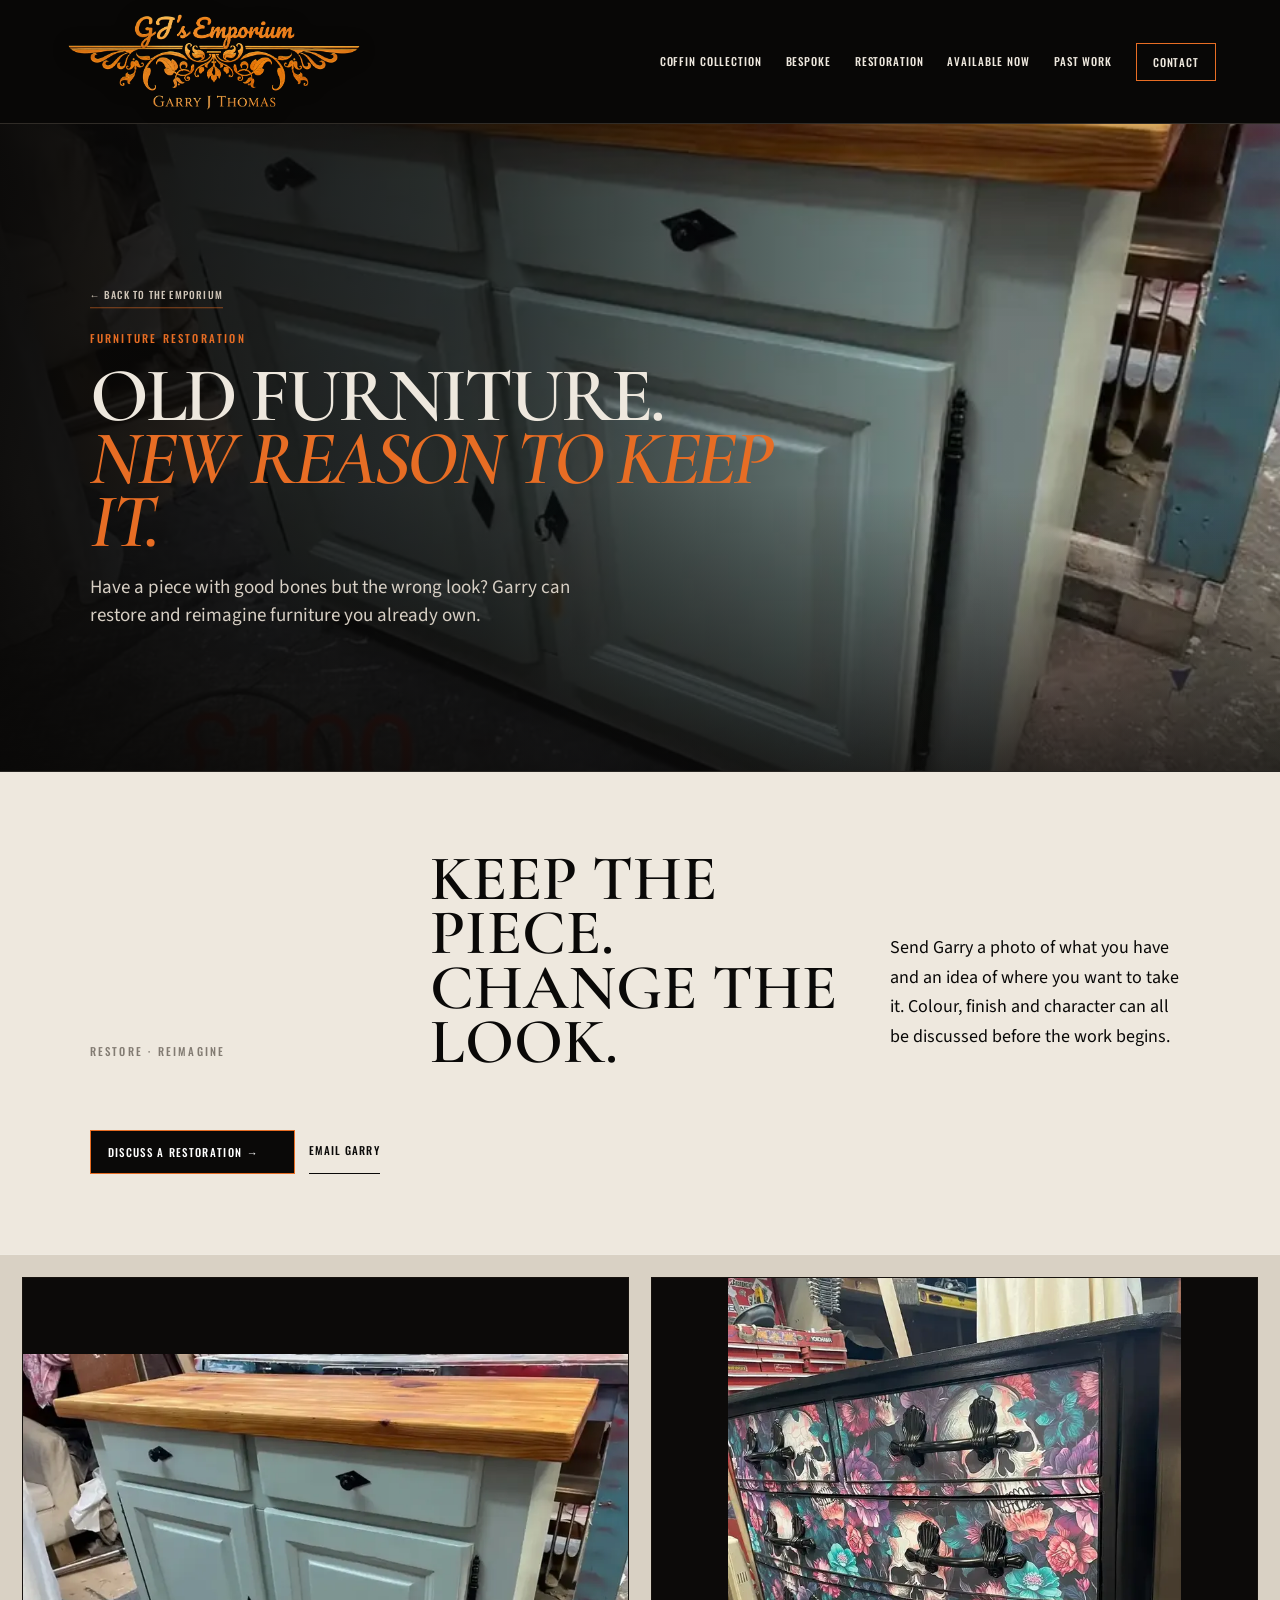
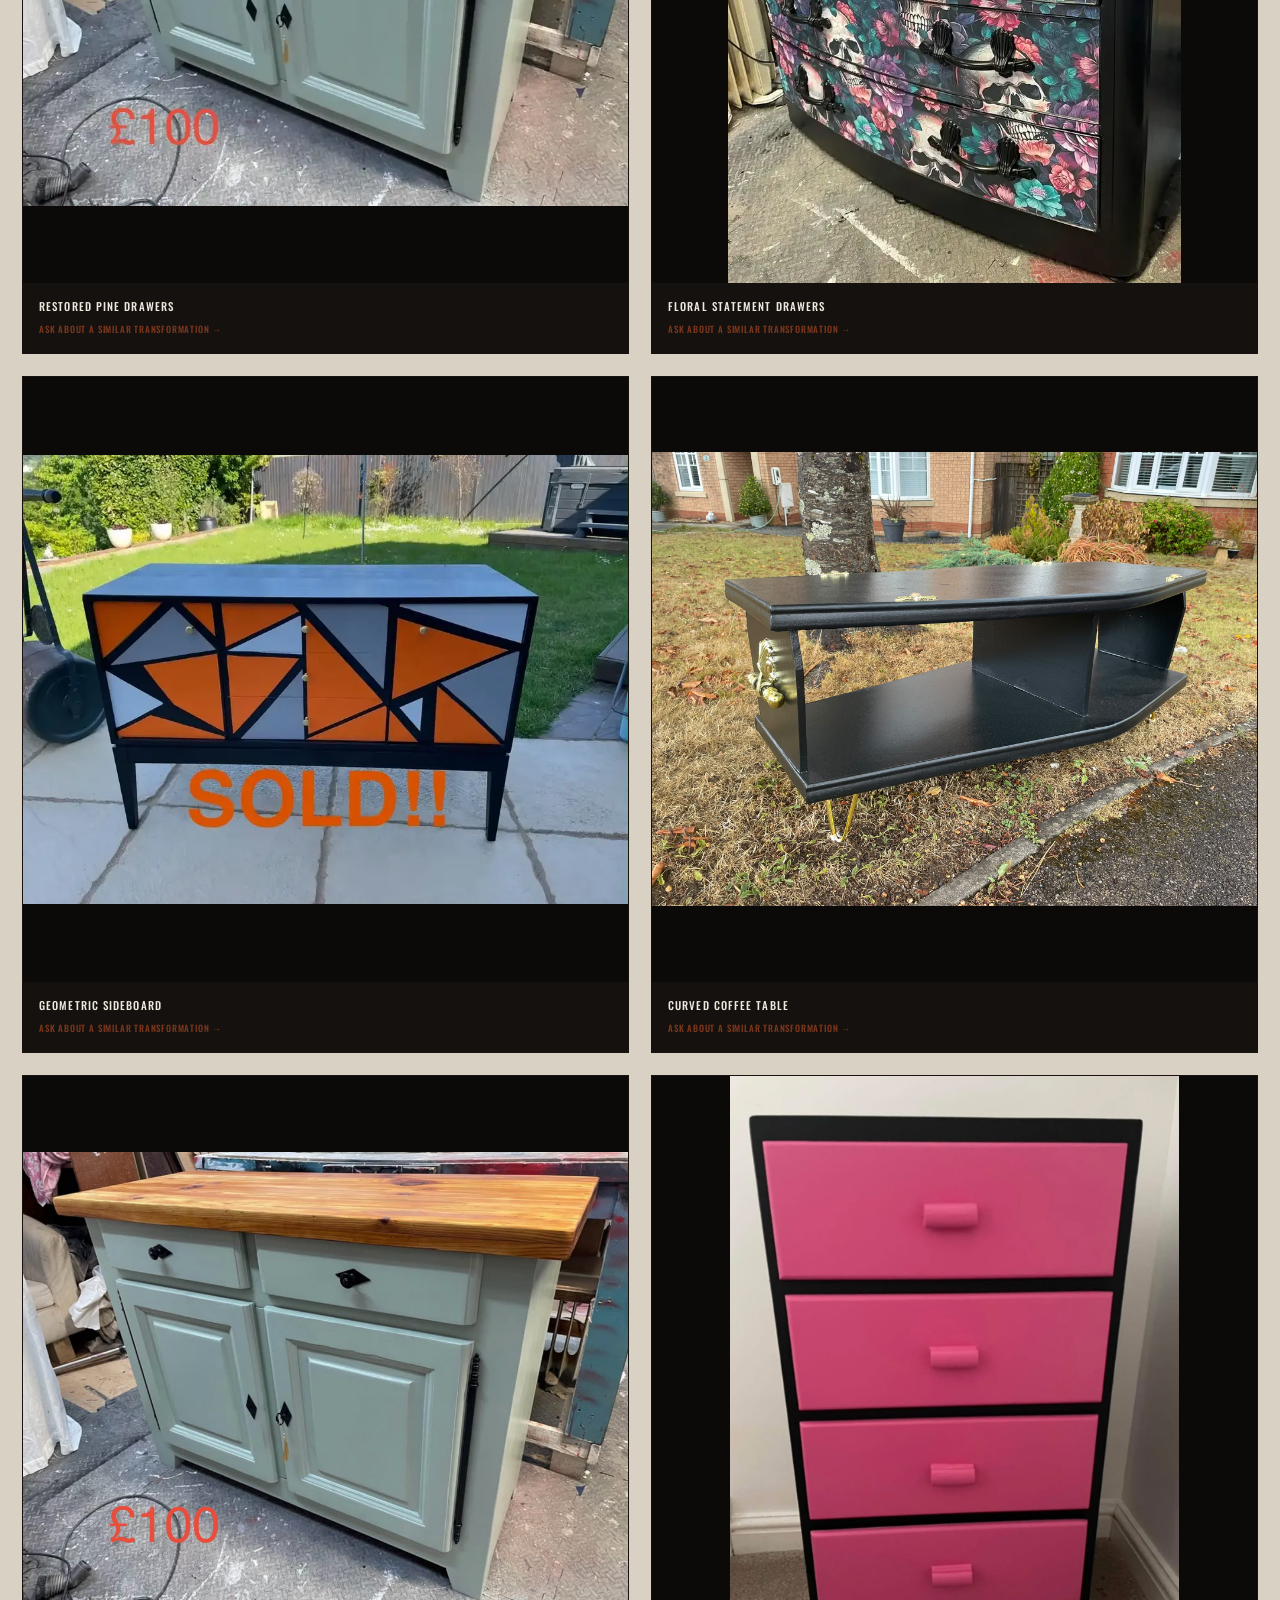
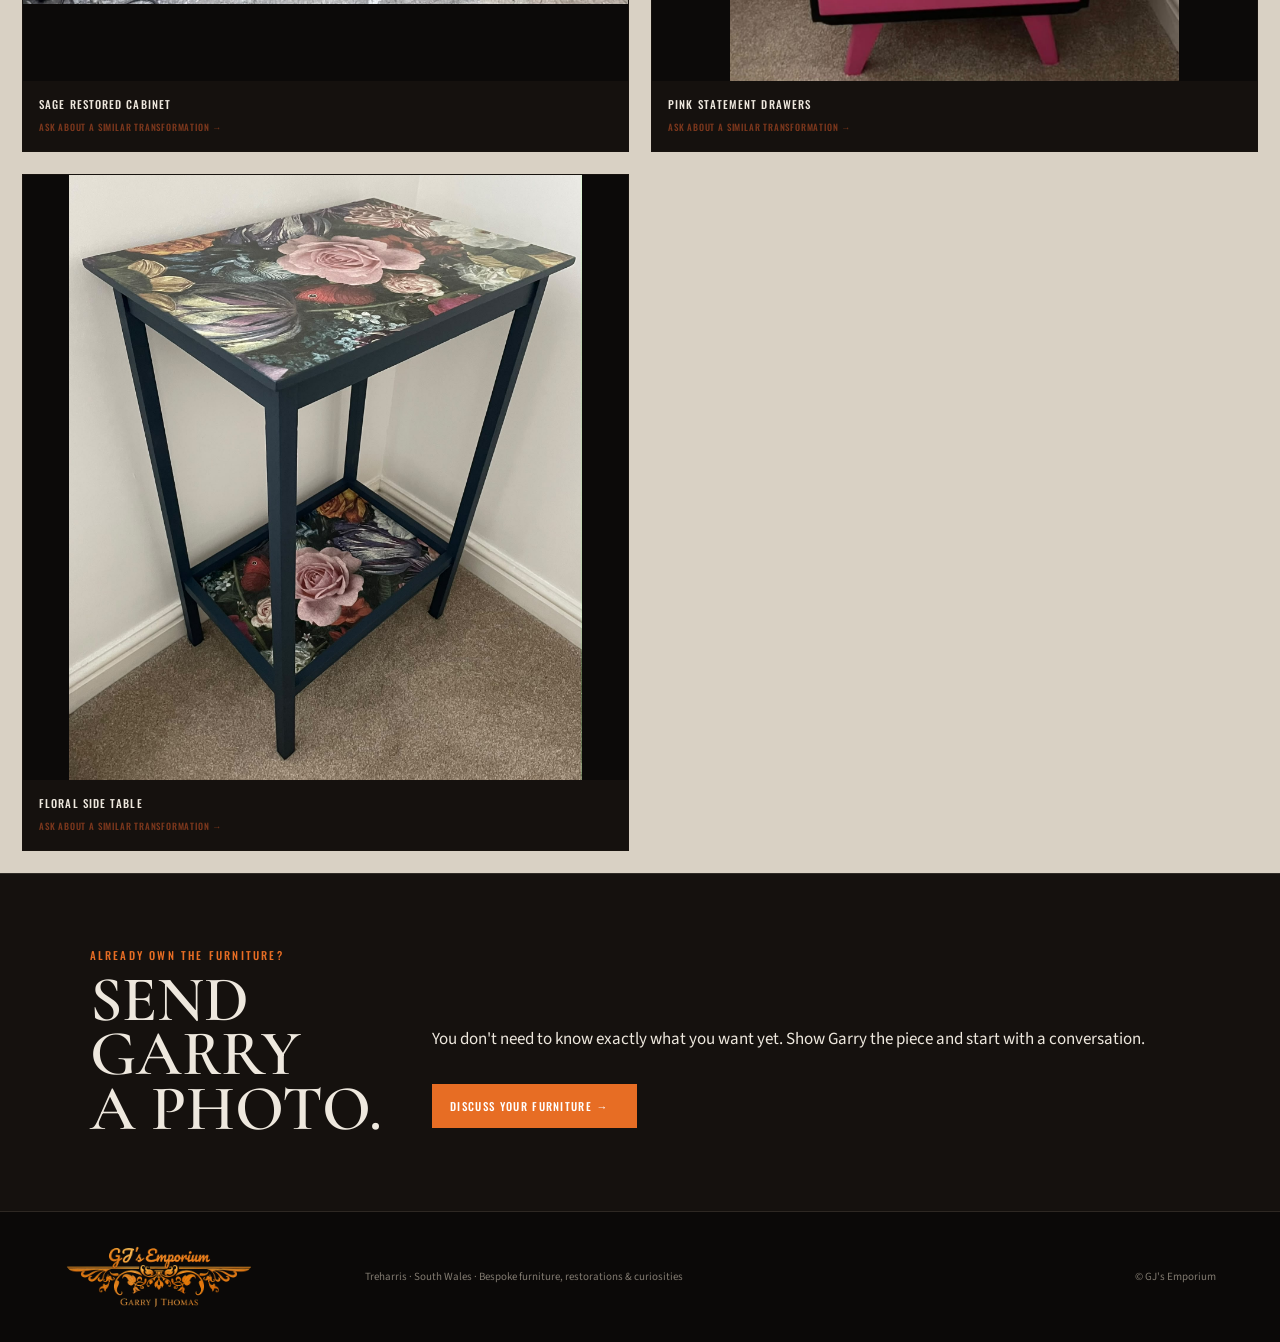
<file: modern-restored.html>
<!doctype html><html lang="en-GB"><head><meta charset="utf-8"><meta name="viewport" content="width=device-width,initial-scale=1"><title>Furniture Restoration & Reimagined Pieces | GJ's Emporium</title><meta name="description" content="Restored, upcycled and reimagined furniture with individual character, handmade in Treharris, South Wales."><link rel="canonical" href="https://www.gjs-emporium.com/modern-restored.html"><meta property="og:type" content="website"><meta property="og:site_name" content="GJ's Emporium"><meta property="og:title" content="Furniture Restoration &amp; Reimagined Pieces | GJ's Emporium"><meta property="og:description" content="Restored, upcycled and reimagined furniture with individual character, handmade in Treharris, South Wales."><meta property="og:url" content="https://www.gjs-emporium.com/modern-restored.html"><meta property="og:image" content="https://www.gjs-emporium.com/assets/gallery-sage-cabinet.jpg"><meta name="twitter:card" content="summary_large_image"><link rel="preconnect" href="https://fonts.googleapis.com"><link rel="preconnect" href="https://fonts.gstatic.com" crossorigin><link href="https://fonts.googleapis.com/css2?family=Cormorant+Garamond:ital,wght@0,500;0,600;0,700;1,600&family=Oswald:wght@400;500&family=Source+Sans+3:wght@400;500;600&display=swap" rel="stylesheet"><link rel="stylesheet" href="assets/site.css?v=33"><script async src="https://www.googletagmanager.com/gtag/js?id=G-F8ZV6GVXG2"></script><script>window.dataLayer=window.dataLayer||[];function gtag(){dataLayer.push(arguments)}gtag("js",new Date());gtag("config","G-F8ZV6GVXG2");</script></head><body class="subpage subpage-modern"><header class="site-header"><a class="brand official-brand" href="/"><img src="assets/gjs-emporium-official-logo.png" alt="GJ's Emporium"></a><button class="menu-button" aria-expanded="false" aria-controls="site-nav">Menu</button><nav id="site-nav"><a href="curiosities.html">Coffin Collection</a><a href="bespoke.html">Bespoke</a><a href="modern-restored.html">Restoration</a><a href="available.html">Available Now</a><a href="past-work.html">Past work</a><a class="nav-cta" href="/#contact">Contact</a></nav></header><section class="subhero"><img src="assets/green-sideboard.webp" alt=""><div class="subhero-shade"></div><div class="subhero-copy"><a class="back-link" href="/">← Back to the Emporium</a><p class="kicker">Furniture restoration</p><h1>OLD FURNITURE.<br><em>NEW REASON TO KEEP IT.</em></h1><p>Have a piece with good bones but the wrong look? Garry can restore and reimagine furniture you already own.</p></div></section><section class="page-intro light"><p class="index">RESTORE · REIMAGINE</p><h2>KEEP THE PIECE.<br>CHANGE THE LOOK.</h2><p>Send Garry a photo of what you have and an idea of where you want to take it. Colour, finish and character can all be discussed before the work begins.</p><div class="direct-enquiry"><a class="button ink" href="https://www.facebook.com/61556531277288" target="_blank" rel="noreferrer">Discuss a restoration →</a><a href="mailto:garrythomas1966@hotmail.co.uk">Email Garry</a></div></section><section class="portfolio-grid">
<figure class="span2"><img src="assets/green-sideboard.webp" alt="Restored pine drawers"><figcaption>Restored pine drawers <a class="piece-enquiry" href="https://www.facebook.com/61556531277288" target="_blank" rel="noreferrer">Ask about a similar transformation →</a></figcaption></figure>
<figure><img src="assets/floral-drawers.webp" alt="Floral statement drawers"><figcaption>Floral statement drawers <a class="piece-enquiry" href="https://www.facebook.com/61556531277288" target="_blank" rel="noreferrer">Ask about a similar transformation →</a></figcaption></figure>
<figure><img src="assets/geometric-sideboard.webp" alt="Geometric sideboard"><figcaption>Geometric sideboard <a class="piece-enquiry" href="https://www.facebook.com/61556531277288" target="_blank" rel="noreferrer">Ask about a similar transformation →</a></figcaption></figure>
<figure><img src="assets/gallery-black-curved-coffee-table.jpg" alt="Black curved coffee table"><figcaption>Curved coffee table <a class="piece-enquiry" href="https://www.facebook.com/61556531277288" target="_blank" rel="noreferrer">Ask about a similar transformation →</a></figcaption></figure>
<figure><img src="assets/gallery-sage-cabinet.jpg" alt="Sage green restored cabinet"><figcaption>Sage restored cabinet <a class="piece-enquiry" href="https://www.facebook.com/61556531277288" target="_blank" rel="noreferrer">Ask about a similar transformation →</a></figcaption></figure>
<figure><img src="assets/gallery-pink-drawers.jpg" alt="Pink restored chest of drawers"><figcaption>Pink statement drawers <a class="piece-enquiry" href="https://www.facebook.com/61556531277288" target="_blank" rel="noreferrer">Ask about a similar transformation →</a></figcaption></figure>
<figure><img src="assets/gallery-floral-side-table.jpg" alt="Floral side table"><figcaption>Floral side table <a class="piece-enquiry" href="https://www.facebook.com/61556531277288" target="_blank" rel="noreferrer">Ask about a similar transformation →</a></figcaption></figure>
</section><section class="page-cta"><div><p class="kicker">Already own the furniture?</p><h2>SEND GARRY<br>A PHOTO.</h2></div><div class="direct-enquiry"><p>You don't need to know exactly what you want yet. Show Garry the piece and start with a conversation.</p><a class="button solid" href="https://www.facebook.com/61556531277288" target="_blank" rel="noreferrer">Discuss your furniture →</a></div></section><footer><a class="official-footer-brand" href="/"><img src="assets/gjs-emporium-official-logo.png" alt="GJ's Emporium"></a><p>Treharris · South Wales · Bespoke furniture, restorations & curiosities</p><p>© GJ's Emporium</p></footer><script src="assets/site.js"></script></body></html>
</file>
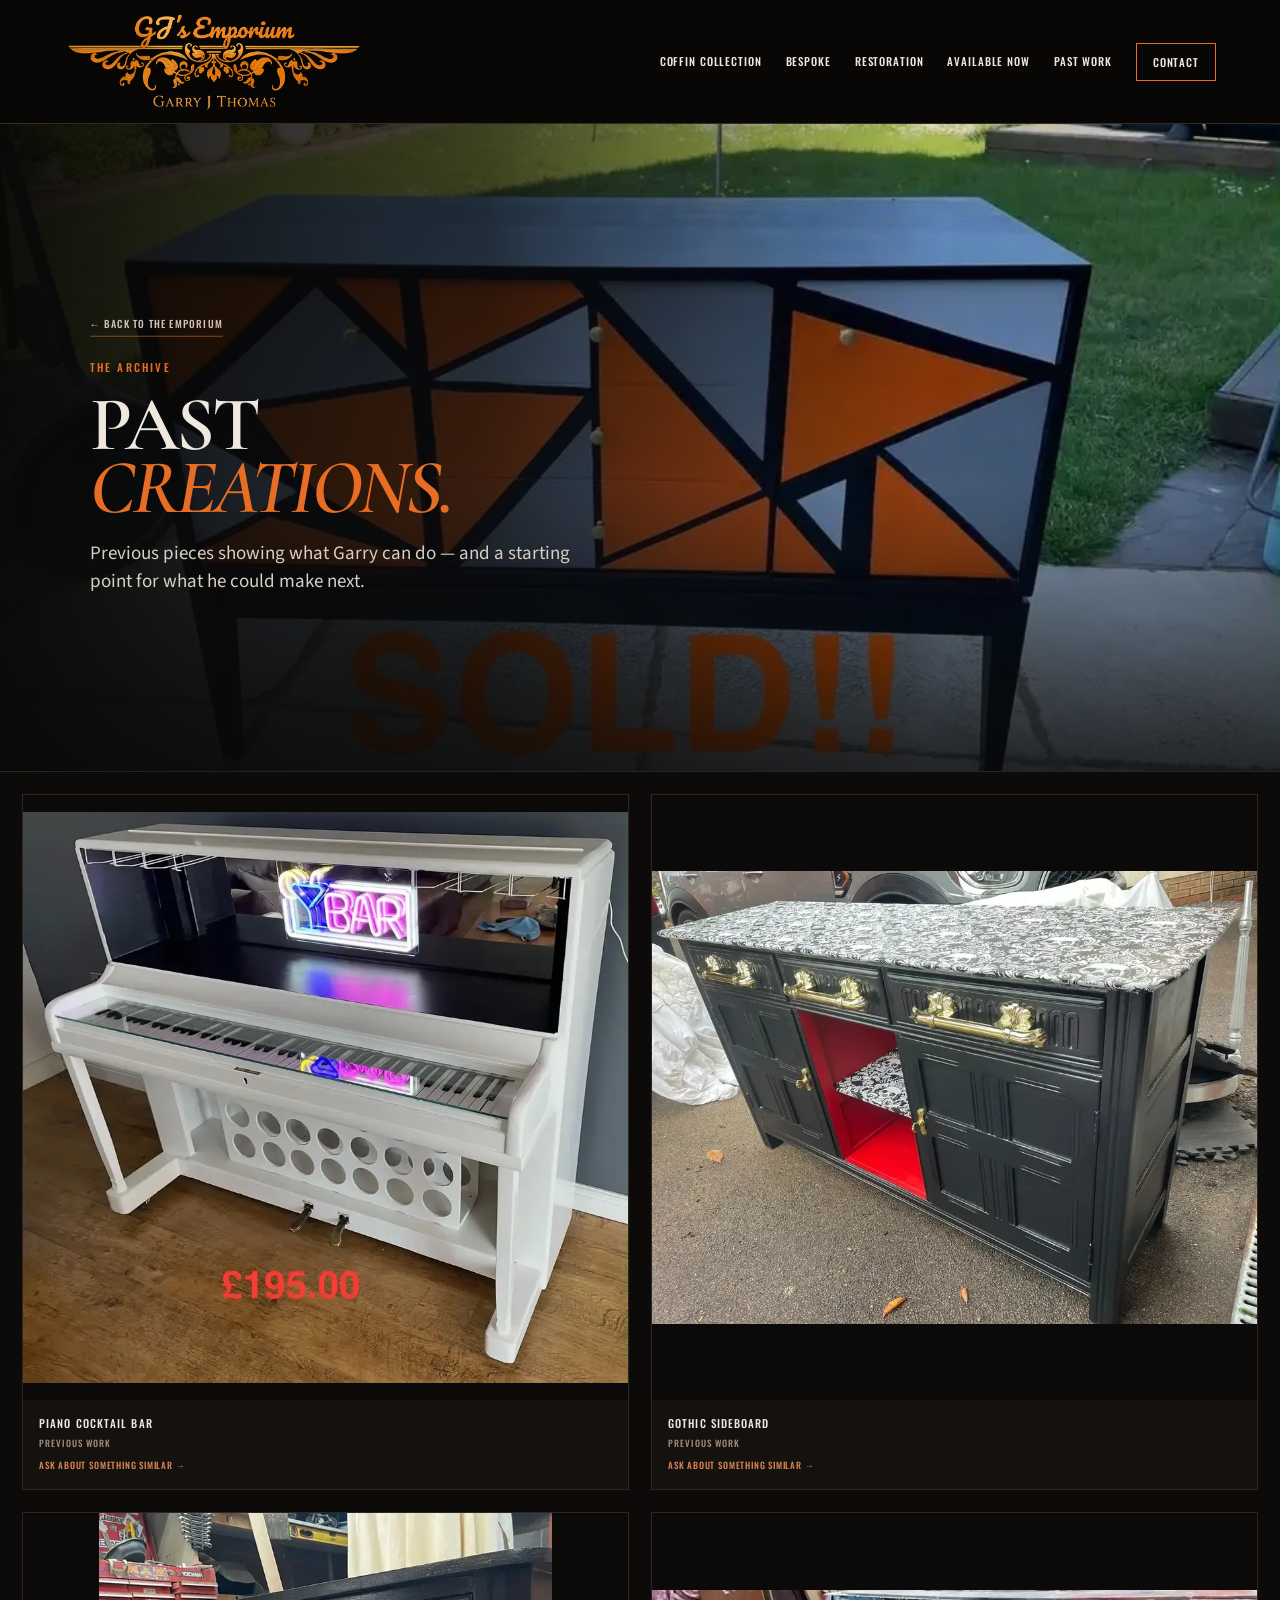
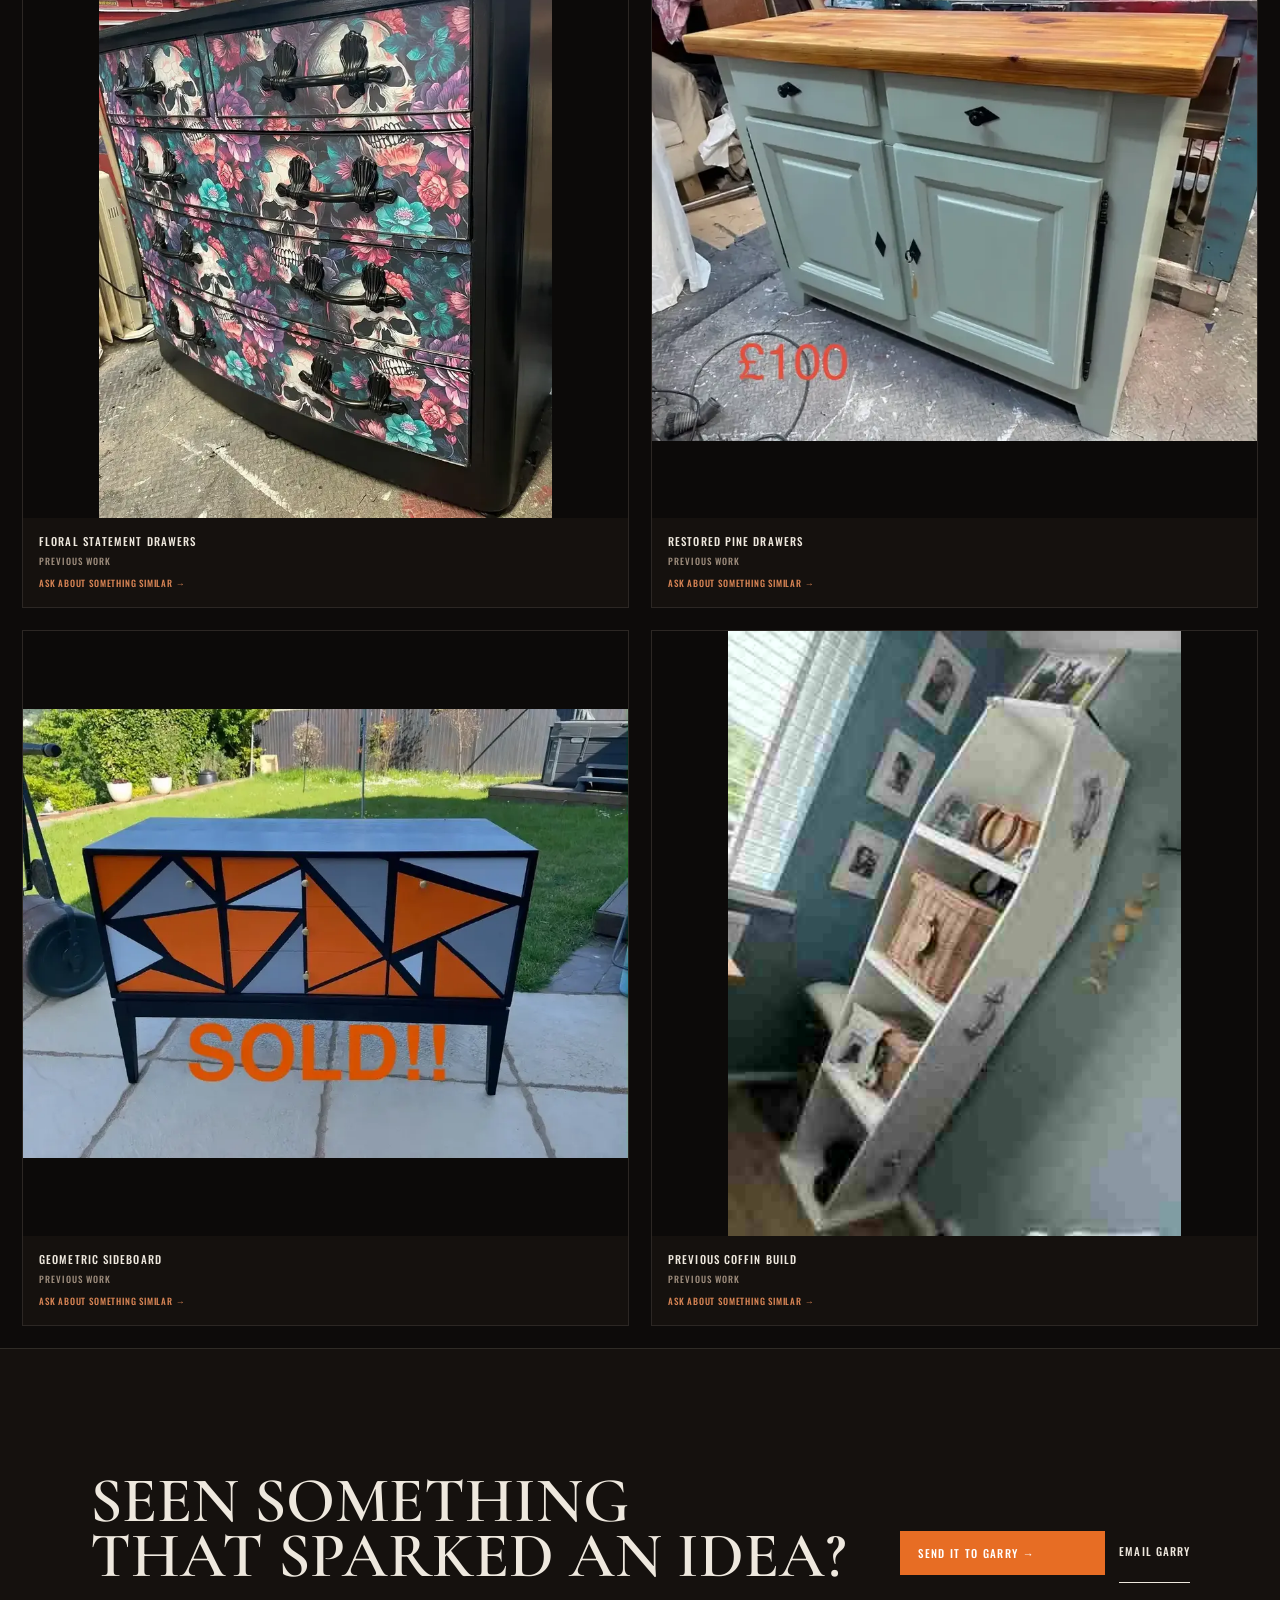
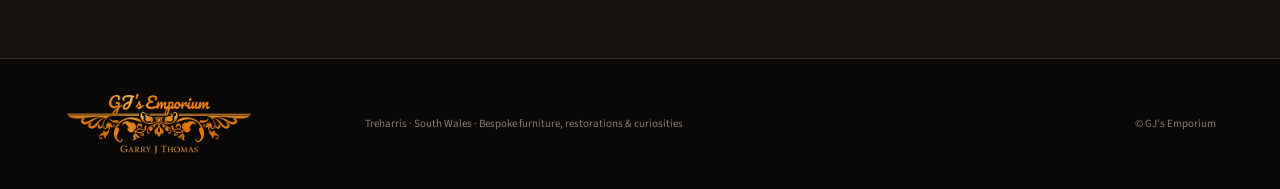
<file: past-work.html>
<!doctype html><html lang="en-GB"><head><meta charset="utf-8"><meta name="viewport" content="width=device-width,initial-scale=1"><title>Past Furniture & Creations | GJ's Emporium</title><meta name="description" content="Explore previous bespoke furniture, restorations, coffin builds and one-off creations by GJ's Emporium in South Wales."><link rel="canonical" href="https://www.gjs-emporium.com/past-work.html"><meta property="og:type" content="website"><meta property="og:site_name" content="GJ's Emporium"><meta property="og:title" content="Past Furniture &amp; Creations | GJ's Emporium"><meta property="og:description" content="Explore previous bespoke furniture, restorations, coffin builds and one-off creations by GJ's Emporium in South Wales."><meta property="og:url" content="https://www.gjs-emporium.com/past-work.html"><meta property="og:image" content="https://www.gjs-emporium.com/assets/geometric-sideboard.webp"><meta name="twitter:card" content="summary_large_image"><link rel="preconnect" href="https://fonts.googleapis.com"><link rel="preconnect" href="https://fonts.gstatic.com" crossorigin><link href="https://fonts.googleapis.com/css2?family=Cormorant+Garamond:ital,wght@0,500;0,600;0,700;1,600&family=Oswald:wght@400;500&family=Source+Sans+3:wght@400;500;600&display=swap" rel="stylesheet"><link rel="stylesheet" href="assets/site.css?v=33"><script async src="https://www.googletagmanager.com/gtag/js?id=G-F8ZV6GVXG2"></script><script>window.dataLayer=window.dataLayer||[];function gtag(){dataLayer.push(arguments)}gtag("js",new Date());gtag("config","G-F8ZV6GVXG2");</script></head><body class="subpage subpage-archive"><header class="site-header"><a class="brand official-brand" href="/"><img src="assets/gjs-emporium-official-logo.png" alt="GJ's Emporium"></a><button class="menu-button" aria-expanded="false" aria-controls="site-nav">Menu</button><nav id="site-nav"><a href="curiosities.html">Coffin Collection</a><a href="bespoke.html">Bespoke</a><a href="modern-restored.html">Restoration</a><a href="available.html">Available Now</a><a href="past-work.html">Past work</a><a class="nav-cta" href="/#contact">Contact</a></nav></header><section class="subhero"><img src="assets/geometric-sideboard.webp" alt=""><div class="subhero-shade"></div><div class="subhero-copy"><a class="back-link" href="/">← Back to the Emporium</a><p class="kicker">The archive</p><h1>PAST<br><em>CREATIONS.</em></h1><p>Previous pieces showing what Garry can do — and a starting point for what he could make next.</p></div></section><section class="portfolio-grid"><figure class="span2"><img src="assets/piano-bar.webp" alt="Piano cocktail bar · Sold"><figcaption>Piano cocktail bar <span>Previous work</span><a class="piece-enquiry" href="https://www.facebook.com/61556531277288" target="_blank" rel="noreferrer">Ask about something similar →</a></figcaption></figure><figure class=""><img src="assets/gothic-sideboard.webp" alt="Gothic sideboard · Sold"><figcaption>Gothic sideboard <span>Previous work</span><a class="piece-enquiry" href="https://www.facebook.com/61556531277288" target="_blank" rel="noreferrer">Ask about something similar →</a></figcaption></figure><figure class=""><img src="assets/floral-drawers.webp" alt="Floral statement drawers · Sold"><figcaption>Floral statement drawers <span>Previous work</span><a class="piece-enquiry" href="https://www.facebook.com/61556531277288" target="_blank" rel="noreferrer">Ask about something similar →</a></figcaption></figure><figure class=""><img src="assets/green-sideboard.webp" alt="Restored pine drawers · Sold"><figcaption>Restored pine drawers <span>Previous work</span><a class="piece-enquiry" href="https://www.facebook.com/61556531277288" target="_blank" rel="noreferrer">Ask about something similar →</a></figcaption></figure><figure class=""><img src="assets/geometric-sideboard.webp" alt="Geometric sideboard · Sold"><figcaption>Geometric sideboard <span>Previous work</span><a class="piece-enquiry" href="https://www.facebook.com/61556531277288" target="_blank" rel="noreferrer">Ask about something similar →</a></figcaption></figure><figure class=""><img src="assets/coffin-display-white.jpg" alt="Previous coffin build"><figcaption>Previous coffin build <span>Previous work</span><a class="piece-enquiry" href="https://www.facebook.com/61556531277288" target="_blank" rel="noreferrer">Ask about something similar →</a></figcaption></figure></section><section class="page-cta"><h2>SEEN SOMETHING<br>THAT SPARKED AN IDEA?</h2><div class="direct-enquiry"><a class="button solid" href="https://www.facebook.com/61556531277288" target="_blank" rel="noreferrer">Send it to Garry →</a><a href="mailto:garrythomas1966@hotmail.co.uk">Email Garry</a></div></section><footer><a class="official-footer-brand" href="/"><img src="assets/gjs-emporium-official-logo.png" alt="GJ's Emporium"></a><p>Treharris · South Wales · Bespoke furniture, restorations & curiosities</p><p>© GJ's Emporium</p></footer><script src="assets/site.js"></script></body></html>
</file>
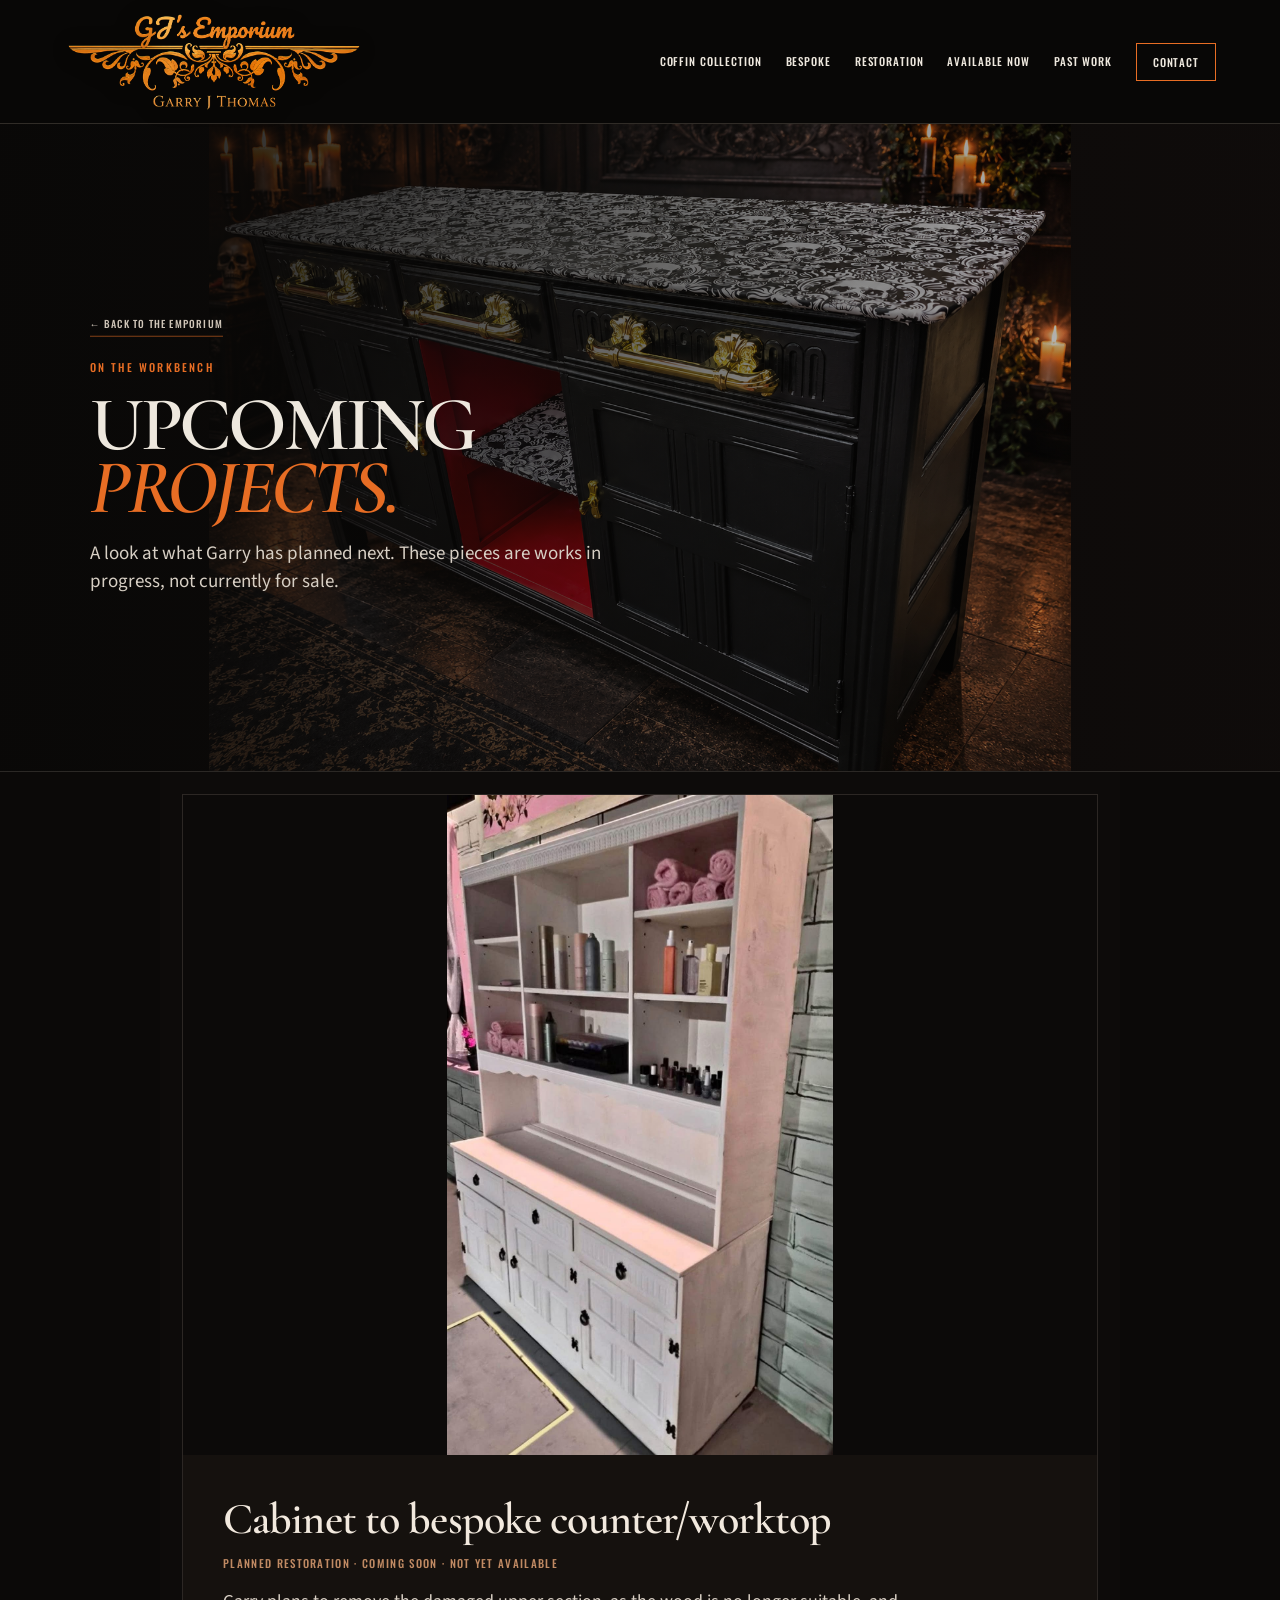
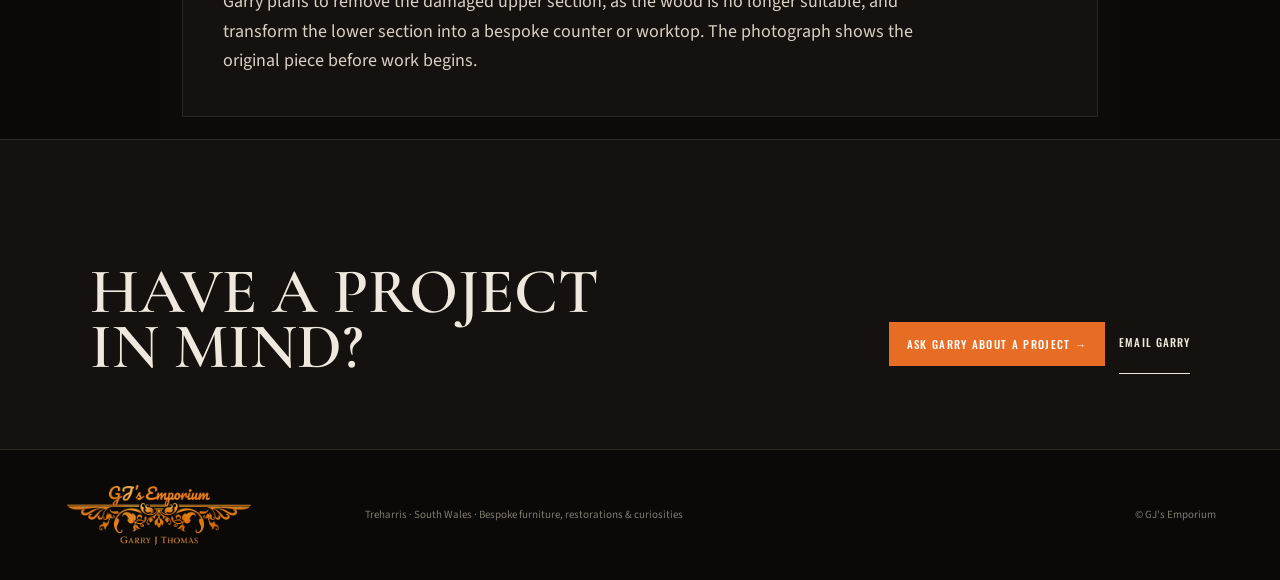
<file: upcoming-projects.html>
<!doctype html><html lang="en-GB"><head><meta charset="utf-8"><meta name="viewport" content="width=device-width,initial-scale=1"><title>Upcoming Projects | GJ’s Emporium</title><meta name="description" content="See what Garry is working on next at GJ’s Emporium, including upcoming furniture transformations and restorations."><link rel="canonical" href="https://www.gjs-emporium.com/upcoming-projects.html"><meta property="og:type" content="website"><meta property="og:site_name" content="GJ's Emporium"><meta property="og:title" content="Upcoming Projects | GJ's Emporium"><meta property="og:description" content="Discover furniture transformations and restorations Garry has planned at GJ's Emporium."><meta property="og:url" content="https://www.gjs-emporium.com/upcoming-projects.html"><meta property="og:image" content="https://www.gjs-emporium.com/DCC02797-FDE8-4019-BF52-1D20396A19C8.png"><meta name="twitter:card" content="summary_large_image"><link rel="preconnect" href="https://fonts.googleapis.com"><link rel="preconnect" href="https://fonts.gstatic.com" crossorigin><link href="https://fonts.googleapis.com/css2?family=Cormorant+Garamond:ital,wght@0,500;0,600;0,700;1,600&family=Oswald:wght@400;500&family=Source+Sans+3:wght@400;500;600&display=swap" rel="stylesheet"><link rel="stylesheet" href="assets/site.css?v=56"><script async src="https://www.googletagmanager.com/gtag/js?id=G-F8ZV6GVXG2"></script><script>window.dataLayer=window.dataLayer||[];function gtag(){dataLayer.push(arguments)}gtag("js",new Date());gtag("config","G-F8ZV6GVXG2");</script></head><body class="subpage subpage-archive subpage-upcoming"><header class="site-header"><a class="brand official-brand" href="/"><img src="assets/gjs-emporium-official-logo.png" alt="GJ's Emporium"></a><button class="menu-button" aria-expanded="false" aria-controls="site-nav">Menu</button><nav id="site-nav"><a href="curiosities.html">Coffin Collection</a><a href="bespoke.html">Bespoke</a><a href="modern-restored.html">Restoration</a><a href="available.html">Available Now</a><a href="past-work.html">Past work</a><a class="nav-cta" href="/#contact">Contact</a></nav></header><section class="subhero"><img src="DCC02797-FDE8-4019-BF52-1D20396A19C8.png" alt="GJ’s Emporium gothic furniture in an atmospheric setting"><div class="subhero-shade"></div><div class="subhero-copy"><a class="back-link" href="/">← Back to the Emporium</a><p class="kicker">On the workbench</p><h1>UPCOMING<br><em>PROJECTS.</em></h1><p>A look at what Garry has planned next. These pieces are works in progress, not currently for sale.</p></div></section><section class="portfolio-grid"><figure class="span2"><img src="IMG_5220.jpeg" alt="Original cabinet before its planned transformation"><figcaption><h2>Cabinet to bespoke counter/worktop</h2><span>Planned restoration · Coming soon · Not yet available</span><p>Garry plans to remove the damaged upper section, as the wood is no longer suitable, and transform the lower section into a bespoke counter or worktop. The photograph shows the original piece before work begins.</p></figcaption></figure></section><section class="page-cta"><h2>HAVE A PROJECT<br>IN MIND?</h2><div class="direct-enquiry"><a class="button solid" href="https://www.facebook.com/61556531277288" target="_blank" rel="noreferrer">Ask Garry about a project →</a><a href="mailto:garrythomas1966@hotmail.co.uk">Email Garry</a></div></section><footer><a class="official-footer-brand" href="/"><img src="assets/gjs-emporium-official-logo.png" alt="GJ's Emporium"></a><p>Treharris · South Wales · Bespoke furniture, restorations & curiosities</p><p>© GJ's Emporium</p></footer><script src="assets/site.js"></script></body></html>
</file>
<file: assets/site.css>
:root{--ink:#0a0908;--char:#11100e;--cream:#eee8de;--paper:#f5f0e7;--orange:#e76d24;--rust:#9e4521;--grey:#9c968d}*{box-sizing:border-box}html{scroll-behavior:smooth}body{margin:0;background:var(--ink);color:var(--cream);font:400 17px/1.5 "Source Sans 3",sans-serif}a{color:inherit;text-decoration:none}img{display:block;width:100%;height:100%;object-fit:cover}figure{margin:0}h1,h2,h3,p{margin-top:0}.site-header{height:112px;padding:0 clamp(24px,5vw,78px);display:flex;align-items:center;justify-content:space-between;gap:35px;background:#090807f8;border-bottom:1px solid #302c27;position:relative;z-index:10}.brand{width:282px;display:grid;grid-template-columns:auto 1fr;align-items:end}.brand-gj{font:700 61px/.78 "Cormorant Garamond",serif}.brand-emporium{font:600 26px/.9 "Cormorant Garamond",serif;padding:0 0 2px 7px}.brand small{grid-column:1/-1;color:var(--orange);font:400 8px Oswald,sans-serif;letter-spacing:.33em;border-top:1px solid #4b4037;margin-top:10px;padding-top:7px;width:210px}.site-header nav{display:flex;align-items:center;gap:24px;font:500 11px Oswald,sans-serif;letter-spacing:.08em;text-transform:uppercase}.site-header nav a{padding:10px 0;border-bottom:1px solid transparent}.site-header nav a:hover{border-color:var(--orange)}.site-header .nav-cta{border:1px solid var(--orange);padding:10px 16px}.menu-button{display:none}.kicker,.index{font:500 11px/1.2 Oswald,sans-serif;letter-spacing:.2em;text-transform:uppercase}.kicker{color:var(--orange)}.index{color:#827b72}.button{display:inline-flex;align-items:center;justify-content:space-between;gap:30px;min-width:205px;padding:13px 17px;border:1px solid var(--orange);font:500 11px Oswald,sans-serif;letter-spacing:.12em;text-transform:uppercase}.button.solid{background:var(--orange);color:#fff}.button.outline{background:transparent}.button.ink{background:var(--ink);color:#fff}.text-link{font:500 12px Oswald,sans-serif;text-transform:uppercase;letter-spacing:.1em;border-bottom:1px solid #777;padding-bottom:5px}.hero-premium{height:min(780px,calc(100vh - 40px));min-height:650px;position:relative;overflow:hidden}.hero-photo,.hero-shade{position:absolute;inset:0}.hero-photo img{object-position:center 58%}.hero-shade{background:linear-gradient(90deg,#090807 0%,#090807e8 30%,#09080780 54%,#09080712 78%),linear-gradient(0deg,#09080799 0%,transparent 38%)}.hero-content{position:absolute;z-index:2;left:clamp(28px,7vw,108px);top:50%;transform:translateY(-48%);max-width:670px}.hero-content h1{font:600 clamp(58px,6vw,96px)/.79 "Cormorant Garamond",serif;letter-spacing:-.045em;margin:17px 0 25px;text-shadow:0 3px 22px #000}.hero-content h1 em{color:var(--orange);font-style:italic}.hero-intro{max-width:480px;color:#ddd4c8;font-size:19px}.hero-actions{display:flex;align-items:center;gap:28px;margin-top:30px}.hero-stamp{position:absolute;z-index:2;right:4.5vw;bottom:45px;width:128px;height:128px;border:1px solid #d3c6b555;border-radius:50%;display:grid;place-content:center;text-align:center;transform:rotate(-7deg)}.hero-stamp span{font:600 44px/.8 "Cormorant Garamond",serif}.hero-stamp small{font:400 7px/1.4 Oswald,sans-serif;letter-spacing:.2em;color:#c9c0b5;margin-top:8px}.manifesto{background:var(--paper);color:var(--ink);padding:80px clamp(28px,8vw,125px);display:grid;grid-template-columns:15% 55% 30%;align-items:end}.manifesto blockquote{margin:0;font:600 clamp(39px,4vw,65px)/.96 "Cormorant Garamond",serif;letter-spacing:-.03em}.manifesto blockquote em{color:var(--rust)}.manifesto>p:last-child{max-width:360px;margin:0 0 5px 35px}.collection{display:grid;grid-template-columns:38% 62%;min-height:620px}.collection-copy{padding:80px clamp(30px,6vw,95px);align-self:center}.collection h2,.modern h2,.available h2,.proof h2,.maker h2,.contact h2{font:600 clamp(50px,5.4vw,85px)/.84 "Cormorant Garamond",serif;letter-spacing:-.04em;margin:15px 0 25px}.collection-copy>p:not(.index):not(.kicker):not(.made-note){max-width:410px;color:#cbc4ba}.collection-hero{position:relative;min-height:620px;overflow:hidden}.collection-hero:after{content:"";position:absolute;inset:0;box-shadow:inset 0 0 0 1px #ffffff12}.photo-label{position:absolute;bottom:18px;right:22px;font:400 8px Oswald,sans-serif;letter-spacing:.17em;background:#090807cc;padding:7px 9px}.made-note{margin:18px 0 0;color:#777;font:400 9px Oswald,sans-serif;text-transform:uppercase;letter-spacing:.14em}.editorial-grid{display:grid;grid-template-columns:2fr 1fr 1fr 1fr;height:310px;border-top:1px solid #302c27}.editorial-grid figure{position:relative;overflow:hidden}.editorial-grid figure+figure{border-left:1px solid #302c27}.editorial-grid figcaption,.modern-grid figcaption,.proof-strip figcaption{position:absolute;bottom:0;left:0;right:0;padding:35px 15px 12px;background:linear-gradient(transparent,#090807e8);font:500 10px Oswald,sans-serif;letter-spacing:.1em;text-transform:uppercase}.bespoke{background:var(--cream);color:var(--ink);grid-template-columns:60% 40%}.bespoke .collection-copy>p:not(.index):not(.kicker){color:#4b4741}.collage{display:grid;grid-template-columns:1.1fr .9fr}.collage img:first-child{border-right:7px solid var(--cream)}.modern{background:#d9d1c4;color:var(--ink);padding:90px clamp(28px,6vw,92px)}.modern-head{display:grid;grid-template-columns:2fr 1fr;align-items:end;margin-bottom:48px}.modern-head h2{margin-bottom:0}.modern-head h2 em{color:var(--rust)}.modern-head>p{max-width:410px;margin:0 0 5px 30px}.modern-grid{display:grid;grid-template-columns:2fr 1fr 1fr;grid-template-rows:240px 240px;gap:9px}.modern-grid figure{position:relative;overflow:hidden}.modern-main{grid-row:1/3}.modern-grid figure:nth-child(4){grid-column:2/4}.available{background:var(--paper);color:var(--ink);padding:90px clamp(28px,6vw,92px);border-top:1px solid #c8bfb1}.available-head{display:grid;grid-template-columns:2fr 1fr;align-items:end;margin-bottom:45px}.available-head h2{margin-bottom:0}.available-head>p{max-width:390px;margin:0 0 8px 30px}.shop-grid{display:grid;grid-template-columns:repeat(4,1fr);gap:12px}.shop-img{height:340px;overflow:hidden;background:#d3ccc1}.shop-meta{display:flex;justify-content:space-between;gap:12px;padding:17px 2px;border-bottom:1px solid #bdb4a8}.shop-meta h3{font:600 19px "Cormorant Garamond",serif;margin:0}.shop-meta p{font-size:11px;color:#6e6860;margin:3px 0 0}.shop-meta strong{font:600 20px "Cormorant Garamond",serif}.proof{padding:85px clamp(28px,6vw,92px) 0;background:var(--char)}.proof-title{display:grid;grid-template-columns:2fr 1fr;align-items:end;margin-bottom:45px}.proof-title h2{margin-bottom:0}.proof-title p{color:#aaa297;max-width:380px;margin:0 0 8px 30px}.proof-strip{height:390px;display:grid;grid-template-columns:1.25fr 1fr 1fr;gap:7px}.proof-strip figure{position:relative;overflow:hidden}.maker{display:grid;grid-template-columns:56% 44%;background:#181512;min-height:610px}.maker-photo{overflow:hidden}.maker-copy{padding:80px clamp(35px,7vw,105px);align-self:center}.maker-copy>p:not(.index):not(.kicker){color:#c9c0b5;max-width:480px}.maker-small{font-style:italic!important;color:#8f867b!important}.contact{background:var(--orange);color:#120e0b;padding:75px clamp(28px,7vw,105px);display:grid;grid-template-columns:14% 46% 40%;align-items:end}.contact .index,.contact .kicker{color:#4f2515}.contact h2{margin:10px 0 0}.contact h2 em{color:#fff;font-style:italic}.contact-actions{padding-left:45px}.contact-actions>p{max-width:390px}.contact-actions .button{background:#0a0908;color:#fff;border-color:#0a0908;margin:8px 0 17px}.contact-actions>a:not(.button){display:block;font-size:13px;border-bottom:1px solid #8f3d1d;width:max-content;max-width:100%;margin-top:7px}footer{padding:30px clamp(28px,5vw,78px);display:grid;grid-template-columns:1fr 2fr 1fr;align-items:center;gap:25px;color:#817a70;font-size:11px}.footer-brand{font:700 28px "Cormorant Garamond",serif;color:var(--cream)}.footer-brand span{font-size:15px}footer p{margin:0}footer p:last-child{text-align:right}@media(max-width:1000px){.site-header nav{gap:12px}.manifesto{grid-template-columns:1fr 2fr}.manifesto>p:last-child{grid-column:2;margin:25px 0 0}.collection{grid-template-columns:43% 57%}.shop-img{height:280px}.contact{grid-template-columns:1fr 2fr}.contact>.index{grid-column:1/-1;margin-bottom:25px}.contact-actions{padding-left:30px}}@media(max-width:760px){.site-header{height:96px;padding:0 22px}.brand{width:220px}.brand-gj{font-size:47px}.brand-emporium{font-size:20px}.brand small{width:170px;font-size:7px}.menu-button{display:block;background:transparent;color:#fff;border:1px solid var(--orange);padding:8px 11px;font:500 10px Oswald,sans-serif;text-transform:uppercase}.site-header nav{display:none;position:absolute;top:96px;left:0;right:0;background:#090807;flex-direction:column;align-items:stretch;padding:22px}.site-header nav.open{display:flex}.hero-premium{height:690px;min-height:0}.hero-photo img{object-position:62% center}.hero-shade{background:linear-gradient(0deg,#090807 5%,#090807c9 46%,#09080730 80%)}.hero-content{left:24px;right:24px;top:auto;bottom:55px;transform:none}.hero-content h1{font-size:51px;line-height:.82;margin:13px 0 18px}.hero-intro{font-size:16px;max-width:330px}.hero-actions{margin-top:22px;gap:16px;align-items:flex-start;flex-direction:column}.hero-stamp{display:none}.manifesto{padding:58px 24px;display:block}.manifesto blockquote{font-size:39px;margin:28px 0}.manifesto>p:last-child{margin:0}.collection,.bespoke,.maker{grid-template-columns:1fr}.collection-copy{padding:60px 24px}.collection-hero{min-height:390px}.curiosity .collection-hero{grid-row:1}.curiosity .collection-copy{grid-row:2}.editorial-grid{height:640px;grid-template-columns:1fr 1fr}.editorial-grid figure+figure{border-left:0}.editorial-grid figure:nth-child(even){border-left:1px solid #302c27}.bespoke .collection-hero{min-height:450px}.collage{height:450px}.modern,.available,.proof{padding:62px 24px}.modern-head,.available-head,.proof-title{display:block}.modern-head>p,.available-head>p,.proof-title p{margin:25px 0 0}.modern h2,.available h2,.proof h2,.maker h2,.contact h2,.collection h2{font-size:48px}.modern-grid{grid-template-columns:1fr 1fr;grid-template-rows:320px 220px 220px}.modern-main{grid-column:1/3;grid-row:auto}.modern-grid figure:nth-child(4){grid-column:1/3}.shop-grid{grid-template-columns:1fr 1fr;gap:28px 8px}.shop-img{height:280px}.shop-meta{display:block}.shop-meta strong{display:block;margin-top:8px}.proof-strip{height:620px;grid-template-columns:1fr 1fr;grid-template-rows:310px 310px}.proof-strip figure:first-child{grid-column:1/3}.maker-photo{height:410px}.maker-copy{padding:62px 24px}.contact{padding:60px 24px;display:block}.contact h2{margin-bottom:35px}.contact-actions{padding:0}.contact-actions .button{width:100%}footer{grid-template-columns:1fr;gap:8px}footer p:last-child{text-align:left}}@media(max-width:420px){.hero-content h1{font-size:46px}.shop-img{height:245px}.modern-grid{grid-template-rows:290px 190px 190px}.editorial-grid{height:580px}.proof-strip{height:560px;grid-template-rows:280px 280px}}
/* mobile-first gallery framing — deliberate separation, never card clutter */
@media(max-width:760px){
 .editorial-grid,.modern-grid,.shop-grid,.proof-strip{gap:0;background:#7f492f}
 .editorial-grid figure,.modern-grid figure,.proof-strip figure{outline:1px solid rgba(196,132,82,.48);outline-offset:-1px}
 .editorial-grid figure:nth-child(even){border-left:0}
 .editorial-grid figcaption,.modern-grid figcaption,.proof-strip figcaption{padding-bottom:14px}
 .modern-grid{border-top:1px solid rgba(71,51,39,.45);border-bottom:1px solid rgba(71,51,39,.45)}
 .shop-grid{gap:1px;background:#b7a692;border:1px solid #b7a692}
 .shop-grid article{background:var(--paper);padding:0 8px 20px}
 .shop-grid article:nth-child(odd){padding-left:0}
 .shop-grid article:nth-child(even){padding-right:0}
 .shop-img{margin-top:0}
 .proof-strip{border-top:1px solid rgba(196,132,82,.48)}
 .proof-strip figure:first-child{border-bottom:1px solid rgba(196,132,82,.48)}
 .collection-hero{border-top:1px solid rgba(196,132,82,.42);border-bottom:1px solid rgba(196,132,82,.42)}
 .collage{gap:1px;background:#8f6a50}
 .collage img:first-child{border-right:0}
}

/* premium mobile editorial reset: photos breathe instead of forming a contact sheet */
@media(max-width:760px){
 .editorial-grid{height:auto;display:grid;grid-template-columns:1fr 1fr;gap:12px;padding:12px 16px 22px;background:var(--ink);border-top:1px solid rgba(196,132,82,.42)}
 .editorial-grid figure{height:250px;outline:0;border:1px solid rgba(196,132,82,.28)!important;background:#15120f}
 .editorial-grid figure:first-child{grid-column:1/-1;height:330px}
 .editorial-grid figure:nth-child(4){grid-column:1/-1;height:300px}
 .editorial-grid figcaption{padding:40px 13px 12px}

 .bespoke .collection-hero.collage{height:auto;min-height:0;display:grid;grid-template-columns:1fr;gap:10px;padding:14px 16px 22px;background:var(--cream);border:0}
 .bespoke .collage img{height:330px;border:1px solid rgba(92,61,42,.24);object-fit:cover}
 .bespoke .collage img:first-child{border-right:1px solid rgba(92,61,42,.24)}

 .modern-grid{height:auto;display:grid;grid-template-columns:1fr 1fr;grid-template-rows:none;gap:10px;padding:0;background:transparent;border:0}
 .modern-grid figure{height:230px;outline:0;border:1px solid rgba(71,51,39,.25)}
 .modern-grid .modern-main{grid-column:1/-1;height:390px}
 .modern-grid figure:nth-child(4){grid-column:1/-1;height:300px}

 .shop-grid{gap:26px 10px;background:transparent;border:0}
 .shop-grid article{padding:0;background:transparent}
 .shop-grid article:nth-child(odd),.shop-grid article:nth-child(even){padding-left:0;padding-right:0}
 .shop-img{border:1px solid #c7b8a5}

 .proof-strip{height:auto;display:grid;grid-template-columns:1fr;grid-template-rows:none;gap:10px;padding-bottom:24px;background:transparent;border:0}
 .proof-strip figure,.proof-strip figure:first-child{grid-column:auto;height:330px;border:1px solid rgba(196,132,82,.28);outline:0}
}
@media(max-width:420px){
 .editorial-grid figure{height:225px}
 .editorial-grid figure:first-child{height:300px}
 .editorial-grid figure:nth-child(4){height:275px}
 .bespoke .collage img{height:300px}
 .modern-grid .modern-main{height:350px}
 .modern-grid figure{height:210px}
 .modern-grid figure:nth-child(4){height:280px}
 .proof-strip figure,.proof-strip figure:first-child{height:300px}
}

/* fifth current-stock piece gets a deliberate editorial span */
.shop-grid .featured-stock{grid-column:span 2}.shop-grid .featured-stock .shop-img{height:420px}.shop-grid .featured-stock .shop-img img{object-position:center 62%}@media(max-width:760px){.shop-grid .featured-stock{grid-column:1/-1}.shop-grid .featured-stock .shop-img{height:390px}}@media(max-width:420px){.shop-grid .featured-stock .shop-img{height:350px}}
/* official brand mark integration */
.site-header{height:124px}
.official-brand{width:310px;height:104px;display:flex;align-items:center}
.official-brand img{width:100%;height:100%;object-fit:contain;object-position:left center;filter:drop-shadow(0 2px 10px rgba(0,0,0,.25))}
.official-footer-brand{width:190px;height:70px;display:block}
.official-footer-brand img{width:100%;height:100%;object-fit:contain;object-position:left center}
@media(max-width:1000px) and (min-width:761px){.official-brand{width:255px;height:92px}.site-header nav{gap:10px}}
@media(max-width:760px){
 .site-header{height:106px;padding:0 18px}
 .official-brand{width:230px;height:88px}
 .site-header nav{top:106px}
}
@media(max-width:390px){.official-brand{width:205px;height:82px}.site-header{height:100px}.site-header nav{top:100px}}

.portal-stack{background:var(--ink)}.portal{height:520px;position:relative;display:block;overflow:hidden;border-top:1px solid #3b3029}.portal>img{position:absolute;inset:0;transition:transform .7s ease}.portal:hover>img{transform:scale(1.025)}.portal-shade{position:absolute;inset:0;background:linear-gradient(90deg,#090807e8 0%,#090807a8 38%,transparent 72%)}.portal>div{position:absolute;z-index:2;left:clamp(28px,7vw,105px);top:50%;transform:translateY(-50%);max-width:520px}.portal h2{font:600 clamp(52px,5vw,78px)/.84 "Cormorant Garamond",serif;letter-spacing:-.04em;margin:14px 0 20px}.portal p{max-width:410px}.portal-link{display:inline-block;margin-top:15px;border-bottom:1px solid var(--orange);padding-bottom:5px;font:500 11px Oswald,sans-serif;text-transform:uppercase;letter-spacing:.12em}.portal.right-copy .portal-shade{background:linear-gradient(270deg,#090807e8 0%,#090807a8 38%,transparent 72%)}.portal.right-copy>div{left:auto;right:clamp(28px,7vw,105px)}
.subhero{height:600px;position:relative;overflow:hidden}.subhero>img{position:absolute;inset:0}.subhero-shade{position:absolute;inset:0;background:linear-gradient(90deg,#090807e8,#09080770 55%,transparent)}.subhero-copy{position:absolute;z-index:2;left:clamp(25px,7vw,105px);top:50%;transform:translateY(-45%);max-width:650px}.subhero h1{font:600 clamp(58px,6vw,92px)/.82 "Cormorant Garamond",serif;margin:20px 0;letter-spacing:-.04em}.subhero h1 em{color:var(--orange)}.back-link{font:500 10px Oswald,sans-serif;text-transform:uppercase;letter-spacing:.12em}.page-intro{padding:80px clamp(28px,7vw,105px);display:grid;grid-template-columns:1fr 1.4fr 1fr;gap:40px;align-items:end}.page-intro h2,.page-cta h2{font:600 clamp(48px,5vw,76px)/.85 "Cormorant Garamond",serif;margin:0}.page-intro.light{background:var(--paper);color:var(--ink)}.portfolio-grid{padding:10px;display:grid;grid-template-columns:repeat(3,1fr);grid-auto-rows:360px;gap:10px}.portfolio-grid figure{position:relative;overflow:hidden}.portfolio-grid .span2{grid-column:span 2}.portfolio-grid figcaption{position:absolute;bottom:0;left:0;right:0;padding:45px 16px 14px;background:linear-gradient(transparent,#090807df);font:500 10px Oswald,sans-serif;text-transform:uppercase;letter-spacing:.1em}.stock-page{background:var(--paper);color:var(--ink);padding:60px clamp(20px,6vw,90px);display:grid;grid-template-columns:1fr 1fr;gap:18px}.stock-page article{background:#e7dfd3}.stock-page article>img{height:460px}.stock-page article>div{padding:25px}.stock-page h2{font:600 34px "Cormorant Garamond",serif;margin:5px 0}.stock-page strong{font:600 28px "Cormorant Garamond",serif}.page-cta{padding:75px clamp(28px,7vw,105px);display:flex;justify-content:space-between;align-items:end;gap:30px}
@media(max-width:760px){.portal{height:430px}.portal-shade,.portal.right-copy .portal-shade{background:linear-gradient(0deg,#090807f2 5%,#090807a0 55%,transparent 88%)}.portal>div,.portal.right-copy>div{left:24px;right:24px;top:auto;bottom:35px;transform:none}.portal h2{font-size:45px}.subhero{height:560px}.subhero-shade{background:linear-gradient(0deg,#090807f0 5%,#09080785 60%,transparent)}.subhero-copy{left:24px;right:24px;top:auto;bottom:45px;transform:none}.subhero h1{font-size:50px}.page-intro{display:block;padding:55px 24px}.page-intro h2{margin:22px 0}.portfolio-grid{grid-template-columns:1fr 1fr;grid-auto-rows:250px;gap:8px;padding:8px}.portfolio-grid .span2{grid-column:1/-1;height:330px}.stock-page{grid-template-columns:1fr;padding:30px 16px}.stock-page article>img{height:390px}.page-cta{display:block;padding:55px 24px}.page-cta .button{margin-top:25px}}

/* Mobile rhythm pass — give every collection its own breathing room */
@media(max-width:760px){
  .portal-stack{padding:18px 0 34px;background:#0d0b0a}
  .portal{
    height:min(78vh,620px);
    min-height:500px;
    margin:0 14px 26px;
    border:1px solid rgba(238,226,211,.12);
    border-radius:2px;
  }
  .portal:last-child{margin-bottom:0}
  .portal>img{inset:0;width:100%;height:100%;object-fit:cover}
  .portal-shade,.portal.right-copy .portal-shade{
    background:linear-gradient(0deg,rgba(9,8,7,.98) 0%,rgba(9,8,7,.84) 34%,rgba(9,8,7,.24) 72%,rgba(9,8,7,.05) 100%);
  }
  .portal>div,.portal.right-copy>div{
    left:26px;right:26px;bottom:42px;
  }
  .portal .index{margin-bottom:13px}
  .portal .kicker{margin-bottom:13px}
  .portal h2{
    font-size:clamp(42px,12.2vw,54px);
    line-height:.91;
    margin:0 0 22px;
    max-width:92%;
  }
  .portal p:not(.index):not(.kicker){
    font-size:18px;
    line-height:1.5;
    max-width:96%;
    margin-bottom:24px;
  }
  .portal-link{margin-top:3px;padding-bottom:9px}

  .maker{
    margin-top:32px;
    padding-top:0;
    border-top:18px solid #eee4d7;
  }
  .maker-photo{min-height:390px}
  .maker-copy{padding-top:58px;padding-bottom:68px}
  .maker-copy h2{font-size:clamp(48px,13vw,62px);line-height:.9;margin-bottom:26px}
  .maker-copy p:not(.index):not(.kicker){font-size:18px;line-height:1.55}

  .contact{padding-top:72px;padding-bottom:78px}
}
@media(max-width:420px){
  .portal{margin-left:12px;margin-right:12px;min-height:520px}
  .portal>div,.portal.right-copy>div{left:22px;right:22px;bottom:38px}
  .portal h2{font-size:44px}
}

/* Mobile showcase pass — preserve the furniture composition instead of portrait-cropping it */
@media(max-width:760px){
  .portal{
    height:auto;
    min-height:0;
    display:grid;
    grid-template-rows:minmax(300px,58vw) auto;
    overflow:hidden;
    background:#090807;
  }
  .portal>img{
    position:relative;
    inset:auto;
    grid-row:1;
    width:100%;
    height:100%;
    min-height:300px;
    object-fit:cover;
    object-position:center center;
    transform:none!important;
  }
  .portal-shade,.portal.right-copy .portal-shade{
    grid-row:1 / 3;
    position:absolute;
    inset:0;
    background:linear-gradient(0deg,#090807 0%,#090807 37%,rgba(9,8,7,.68) 49%,rgba(9,8,7,.08) 68%,rgba(9,8,7,0) 100%);
    pointer-events:none;
  }
  .portal>div,.portal.right-copy>div{
    position:relative;
    grid-row:2;
    left:auto;right:auto;bottom:auto;top:auto;
    transform:none;
    padding:30px 28px 38px;
    max-width:none;
    margin-top:-78px;
  }
  .portal h2{max-width:100%}
  .portal p:not(.index):not(.kicker){max-width:100%}
}
@media(max-width:420px){
  .portal{grid-template-rows:minmax(285px,72vw) auto}
  .portal>img{min-height:285px}
  .portal>div,.portal.right-copy>div{left:auto;right:auto;bottom:auto;padding:28px 22px 36px;margin-top:-66px}
}


/* Follow-through page editorial system */
.subpage{background:#0b0908}
.subpage .subhero{height:min(690px,72vh);min-height:560px;border-bottom:1px solid rgba(238,232,222,.12)}
.subpage .subhero>img{object-position:center 52%;transform:scale(1.002)}
.subpage .subhero-shade{background:linear-gradient(90deg,rgba(9,8,7,.97) 0%,rgba(9,8,7,.72) 38%,rgba(9,8,7,.12) 72%),linear-gradient(0deg,rgba(9,8,7,.78),transparent 44%)}
.subpage .subhero-copy{max-width:720px}
.subpage .subhero-copy>p:last-child{max-width:520px;font-size:19px;color:#d7cfc4}
.subpage .back-link{display:inline-block;margin-bottom:24px;color:#cfc5b8;border-bottom:1px solid rgba(231,109,36,.55);padding-bottom:5px}
.subpage .page-intro{min-height:330px;border-bottom:1px solid rgba(255,255,255,.08)}
.subpage .page-intro>p:not(.index){max-width:430px;font-size:18px;line-height:1.65}
.subpage .portfolio-grid{padding:clamp(12px,2vw,26px);gap:clamp(10px,1.2vw,18px);grid-auto-rows:420px;background:#0d0b0a}
.subpage .portfolio-grid figure{background:#17130f;border:1px solid rgba(238,232,222,.1)}
.subpage .portfolio-grid figure img{transition:transform .6s ease}
.subpage .portfolio-grid figure:hover img{transform:scale(1.018)}
.subpage .portfolio-grid figcaption{padding:70px 20px 18px;font-size:11px}
.subpage .portfolio-grid .span2{grid-row:span 2}
.subpage .page-cta{min-height:310px;border-top:1px solid rgba(238,232,222,.12);background:#15110e}
.subpage .page-cta .button{margin-bottom:8px}
.subpage footer{border-top:1px solid #2e2823}
.subpage-modern .page-intro{background:#eee8de}
.subpage-modern .portfolio-grid{background:#d9d1c4}
.subpage-modern .portfolio-grid figure{border-color:rgba(40,31,25,.18)}
.subpage-bespoke .page-intro{background:#f5f0e7}
.subpage-available .subhero>img{object-position:center 60%}
.stock-note{background:#e7dfd3;color:#4e473f;padding:20px clamp(20px,6vw,90px);border-bottom:1px solid #cbbfb0;font-size:14px}
.subpage-available .stock-page{gap:28px;background:#f5f0e7}
.subpage-available .stock-page article{background:transparent;border-top:1px solid #c7bbae}
.subpage-available .stock-page article>img{height:520px;background:#ddd4c8}
.subpage-available .stock-page article>div{padding:22px 4px 34px}
.subpage-available .stock-page article>div>p{color:#655e56;margin-bottom:14px}
.subpage-available .stock-page strong{font-size:34px;color:#9e4521}
.direct-enquiry{display:flex;gap:14px;flex-wrap:wrap;margin-top:20px}
.direct-enquiry a:not(.button){font:500 11px Oswald,sans-serif;text-transform:uppercase;letter-spacing:.1em;border-bottom:1px solid currentColor;padding:12px 0}
.subpage-archive .portfolio-grid{grid-template-columns:1.35fr .85fr .85fr}
.subpage-archive .portfolio-grid figure:nth-child(4){grid-column:2/4}
@media(max-width:760px){
 .subpage .subhero{height:auto;min-height:0;display:grid;grid-template-rows:minmax(310px,74vw) auto;background:#090807}
 .subpage .subhero>img{position:relative;grid-row:1;height:100%;min-height:310px;object-position:center center}
 .subpage .subhero-shade{background:linear-gradient(0deg,#090807 0%,rgba(9,8,7,.92) 22%,rgba(9,8,7,.3) 52%,transparent 78%)}
 .subpage .subhero-copy{position:relative;grid-row:2;left:auto;right:auto;bottom:auto;top:auto;transform:none;padding:0 24px 46px;margin-top:-72px}
 .subpage .subhero h1{font-size:clamp(48px,14vw,62px);line-height:.86;margin:16px 0 22px}
 .subpage .subhero-copy>p:last-child{font-size:17px;line-height:1.55}
 .subpage .page-intro{min-height:0;padding:58px 24px 64px}
 .subpage .page-intro h2{font-size:50px;line-height:.88;margin:22px 0 26px}
 .subpage .portfolio-grid,.subpage-archive .portfolio-grid{display:grid;grid-template-columns:1fr;padding:16px;gap:18px;grid-auto-rows:auto}
 .subpage .portfolio-grid figure,.subpage .portfolio-grid .span2,.subpage-archive .portfolio-grid figure:nth-child(4){grid-column:1;grid-row:auto;height:auto;min-height:0}
 .subpage .portfolio-grid figure img{height:auto;max-height:none;aspect-ratio:auto;object-fit:contain;background:#120f0d}
 .subpage .portfolio-grid figcaption{position:relative;padding:14px 14px 16px;background:#15110e}
 .subpage-modern .portfolio-grid figcaption{color:#eee8de}
 .subpage-available .stock-page{padding:36px 16px;gap:36px}
 .subpage-available .stock-page article>img{height:auto;aspect-ratio:auto;object-fit:contain}
 .subpage-available .stock-page article>div{padding:20px 2px 30px}
 .stock-note{padding:20px 18px}
 .subpage .page-cta{min-height:0;padding:64px 24px 70px}
 .direct-enquiry{flex-direction:column;align-items:flex-start}
}


/* Curated collection galleries: two-up editorial tiles on desktop, full-width on mobile */
.subpage:not(.subpage-available) .portfolio-grid{grid-template-columns:repeat(2,minmax(0,1fr));grid-auto-rows:auto;gap:22px;padding:22px}
.subpage:not(.subpage-available) .portfolio-grid figure,
.subpage:not(.subpage-available) .portfolio-grid .span2{grid-column:auto;grid-row:auto;height:auto;background:#15110e}
.subpage:not(.subpage-available) .portfolio-grid figure img{width:100%;height:auto;aspect-ratio:1/1;object-fit:contain;background:#0c0a09}
.subpage:not(.subpage-available) .portfolio-grid figcaption{position:relative;padding:15px 16px 17px;background:#15110e}
.subpage-modern .portfolio-grid figure img{background:#cec4b6}
@media(max-width:760px){
 .subpage:not(.subpage-available) .portfolio-grid{grid-template-columns:1fr;gap:18px;padding:16px}
 .subpage:not(.subpage-available) .portfolio-grid figure img{aspect-ratio:auto;max-height:none}
}

/* Conversion pass — clear routes, per-piece actions and trust */
.buying-routes{padding:80px clamp(28px,7vw,105px);background:#eee8de;color:#17120f;display:grid;grid-template-columns:.8fr 1.8fr;gap:60px}
.buying-routes h2{font:600 clamp(46px,5vw,72px)/.86 "Cormorant Garamond",serif;margin:16px 0}.buying-routes h2 em{color:#a44d27}
.route-grid{display:grid;grid-template-columns:repeat(3,1fr);gap:1px;background:#b9ad9e;border:1px solid #b9ad9e}
.route-grid a{background:#f5f0e7;color:#17120f;padding:30px;min-height:250px;display:flex;flex-direction:column}
.route-grid span,.process-steps span{font:500 10px Oswald,sans-serif;letter-spacing:.12em;color:#a44d27}
.route-grid h3{font:600 28px/1 "Cormorant Garamond",serif;margin:35px 0 12px}.route-grid p{font-size:15px;line-height:1.5;margin:0 0 22px}.route-grid strong{margin-top:auto;font:500 10px Oswald,sans-serif;text-transform:uppercase;letter-spacing:.1em}
.trust-strip{display:flex;justify-content:center;flex-wrap:wrap;gap:0;background:#e7dfd3;color:#342b25;border-top:1px solid #c9bcac;border-bottom:1px solid #c9bcac}
.trust-strip span{padding:18px 28px;font:500 10px Oswald,sans-serif;text-transform:uppercase;letter-spacing:.1em;border-right:1px solid #c9bcac}.trust-strip span:last-child{border-right:0}
.range-list{grid-column:2/4;display:flex;flex-wrap:wrap;gap:8px;margin-top:18px}.range-list span{border:1px solid rgba(238,232,222,.25);padding:9px 12px;font:500 10px Oswald,sans-serif;text-transform:uppercase;letter-spacing:.08em}
.process-steps{grid-column:2/4;display:grid;grid-template-columns:repeat(3,1fr);gap:1px;background:#c8bcae;margin-top:18px}.process-steps>div{background:#f5f0e7;padding:20px}.process-steps strong{display:block;font:600 20px "Cormorant Garamond",serif;margin:8px 0}.process-steps p{font-size:13px!important;line-height:1.45!important;margin:0}
.piece-enquiry{display:block;margin-top:8px;color:#d98555;font:500 9px Oswald,sans-serif;text-transform:uppercase;letter-spacing:.09em}.subpage-modern .piece-enquiry{color:#7e381d}
.stock-enquiry{display:block;width:max-content;max-width:100%;margin-top:18px;border-bottom:1px solid #9e4521;padding-bottom:5px;color:#7c351b;font:500 10px Oswald,sans-serif;text-transform:uppercase;letter-spacing:.09em}
.subpage-archive .portfolio-grid figcaption span{display:block;margin-top:5px;color:#9e8d7d;font-size:9px}
@media(max-width:900px){.buying-routes{grid-template-columns:1fr}.route-grid{grid-template-columns:1fr}.route-grid a{min-height:190px}.range-list,.process-steps{grid-column:auto}}
@media(max-width:760px){.buying-routes{padding:58px 24px;gap:34px}.route-grid{grid-template-columns:1fr}.route-grid a{min-height:0;padding:25px}.route-grid h3{margin-top:22px}.trust-strip{display:grid;grid-template-columns:1fr 1fr}.trust-strip span{border-bottom:1px solid #c9bcac;padding:15px 16px}.process-steps{grid-template-columns:1fr}.range-list{margin:20px 0}.piece-enquiry{margin-top:10px}}

/* Compact homepage route bridge — keep the furniture moving */
.quick-routes{background:#eee8de;color:#17120f;padding:48px clamp(28px,7vw,105px);display:grid;grid-template-columns:.65fr 2fr;gap:48px;align-items:center;border-bottom:1px solid #c9bcac}
.quick-routes h2{font:600 clamp(38px,4vw,58px)/.9 "Cormorant Garamond",serif;margin:10px 0 0}
.quick-routes nav{display:grid;grid-template-columns:repeat(3,1fr);border-top:1px solid #b9ad9e;border-bottom:1px solid #b9ad9e}
.quick-routes nav a{position:relative;color:#17120f;padding:20px 38px 20px 20px;border-right:1px solid #b9ad9e;min-width:0}
.quick-routes nav a:last-child{border-right:0}
.quick-routes span{display:block;font:500 9px Oswald,sans-serif;color:#a44d27;letter-spacing:.12em;margin-bottom:8px}
.quick-routes strong{display:block;font:600 22px/1.05 "Cormorant Garamond",serif}
.quick-routes em{display:block;font:400 13px "Source Sans 3",sans-serif;font-style:normal;color:#675f56;margin-top:7px}
.quick-routes b{position:absolute;right:14px;top:50%;transform:translateY(-50%);font-weight:400}
@media(max-width:760px){
 .quick-routes{display:block;padding:38px 24px 42px}
 .quick-routes h2{font-size:40px;margin-bottom:25px}
 .quick-routes nav{display:block}
 .quick-routes nav a{display:grid;grid-template-columns:30px 1fr 20px;grid-template-rows:auto auto;padding:16px 4px;border-right:0;border-bottom:1px solid #b9ad9e;align-items:center}
 .quick-routes nav a:last-child{border-bottom:0}
 .quick-routes span{grid-row:1/3;margin:0}
 .quick-routes strong{font-size:21px}
 .quick-routes em{font-size:12px;margin-top:3px}
 .quick-routes b{position:static;grid-column:3;grid-row:1/3;transform:none;text-align:right}
}

/* Compact in-theme homepage manifesto */
.manifesto{background:#15110e;color:var(--cream);padding:38px clamp(28px,7vw,105px);display:grid;grid-template-columns:170px minmax(0,1.5fr) minmax(260px,.8fr);gap:34px;align-items:center;border-top:1px solid #302820;border-bottom:1px solid #302820}
.manifesto .index{margin:0;color:#8f8479}
.manifesto blockquote{margin:0;font:600 clamp(31px,3.2vw,48px)/.95 "Cormorant Garamond",serif;letter-spacing:-.025em}
.manifesto blockquote em{color:var(--orange)}
.manifesto>p:last-child{margin:0;max-width:390px;color:#bdb3a7;font-size:15px;line-height:1.55}
@media(max-width:760px){.manifesto{padding:30px 24px 34px;display:block}.manifesto .index{margin-bottom:18px}.manifesto blockquote{font-size:34px;line-height:.98;margin:0 0 18px}.manifesto>p:last-child{margin:0;font-size:15px;line-height:1.5;max-width:340px}}

/* Mobile portal framing — centred content column with a stronger gallery frame */
@media(max-width:760px){
 .portal{border:1px solid rgba(231,109,36,.38);box-shadow:inset 0 0 0 1px rgba(238,232,222,.035)}
 .portal>div,.portal.right-copy>div{width:min(100% - 44px,560px);margin:-66px auto 0;padding:28px 0 40px;align-self:start}
 .portal h2,.portal p:not(.index):not(.kicker),.portal-link{margin-left:0;margin-right:0}
 .portal-link{display:block;width:max-content;max-width:100%}
}
@media(max-width:420px){
 .portal>div,.portal.right-copy>div{width:calc(100% - 48px);margin:-58px auto 0;padding:26px 0 38px}
}

/* Preserve full workshop portraits and upcoming project photos on mobile */
@media(max-width:760px){
  .maker-photo{height:auto!important;overflow:visible!important}
  .maker-photo img{display:block!important;width:100%!important;height:auto!important;max-height:none!important;object-fit:contain!important;object-position:center center!important;position:static!important}
}

/* Compact homepage: responsive across phones, tablets and desktop */
.compact-hero{min-height:clamp(470px,70vh,760px)}.compact-hero .hero-content{max-width:900px}.compact-hero h1{font-size:clamp(44px,5.4vw,86px);line-height:.96}
.home-section{padding:70px clamp(24px,6vw,96px)}.home-section-heading{max-width:720px;margin-bottom:28px}.home-section-heading h2,.home-maker h2,.home-contact h2{font:600 clamp(39px,4.5vw,65px)/.94 "Cormorant Garamond",serif;margin:8px 0 12px}.home-section-heading>p:last-child{color:#bcb1a5;margin:0}
.home-collections{background:#171310}.home-category-grid{display:grid;grid-template-columns:repeat(4,minmax(0,1fr));gap:14px}.home-category{display:block;position:relative;min-width:0;background:#27201b;overflow:hidden}.home-category img{display:block;width:100%;height:clamp(170px,19vw,290px);object-fit:cover;transition:transform .25s}.home-category:hover img{transform:scale(1.035)}.home-category span{display:flex;justify-content:space-between;align-items:center;gap:8px;padding:16px;font:500 16px Oswald,sans-serif;color:#f4eadf}.home-category b{color:var(--orange);font-weight:400}
.home-stock{background:#eee8de;color:#17120f}.home-stock .home-section-heading>p:last-child{color:#645a50}.home-stock-grid{display:grid;grid-template-columns:repeat(3,minmax(0,1fr));gap:16px}.home-product{min-width:0;color:#17120f}.home-product img{display:block;width:100%;height:clamp(190px,23vw,330px);object-fit:cover;background:#c8bcb0}.home-product span{display:flex;justify-content:space-between;gap:10px;padding:14px 0;font-size:15px}.home-product strong{white-space:nowrap}.home-all-link{display:inline-flex;margin-top:22px}
.home-maker{display:grid;grid-template-columns:minmax(0,38%) minmax(0,62%);background:#1a1511;align-items:center}.home-maker>img{width:100%;height:440px;object-fit:contain;object-position:center;background:#211a15}.home-maker>div{padding:35px clamp(24px,6vw,85px)}.home-maker p:not(.kicker){max-width:550px;color:#c8bdb0;line-height:1.65}.home-maker .text-link{display:inline-block;margin-top:12px}
.home-contact{text-align:center;padding:70px 24px 80px;background:#c76838;color:#17100c}.home-contact h2{max-width:780px;margin:12px auto}.home-contact>p:not(.kicker){margin:12px auto 25px}.home-contact-actions{display:flex;align-items:center;justify-content:center;gap:20px;flex-wrap:wrap}.home-contact-actions>a:not(.button){text-decoration:underline;text-underline-offset:5px}.home-contact .button{background:#17110d;color:white;border-color:#17110d}
@media(max-width:1000px){.home-category-grid{grid-template-columns:repeat(2,minmax(0,1fr))}.home-category img{height:230px}}
@media(max-width:760px){.compact-hero{min-height:0;padding:0}.compact-hero .hero-content{padding:75px 24px 55px}.compact-hero h1{font-size:clamp(40px,10vw,56px)}.compact-hero .hero-actions{display:flex;flex-wrap:wrap;gap:15px}.home-section{padding:45px 20px}.home-category-grid{gap:10px}.home-category img{height:160px}.home-category span{font-size:13px;padding:12px 10px}.home-stock-grid{gap:9px;grid-template-columns:repeat(2,minmax(0,1fr))}.home-product:nth-child(3){display:none}.home-product img{height:190px}.home-product span{display:block;font-size:13px}.home-product strong{display:block;margin-top:4px}.home-maker{grid-template-columns:1fr}.home-maker>img{height:auto;max-height:none;object-fit:contain}.home-maker>div{padding:36px 24px 45px}.home-contact{padding:50px 24px}.home-contact-actions{flex-direction:column;gap:16px}.home-contact-actions .button{width:100%;max-width:380px;text-align:center}}
@media(max-width:380px){.home-category img{height:130px}.home-category span{font-size:12px}.home-product img{height:160px}}

/* Visual audit polish — homepage only: reduce visual noise and fix hero mobile sizing */
.compact-hero{height:clamp(480px,68vh,680px);min-height:480px}
.compact-hero .hero-content{max-width:720px}
.compact-hero .hero-content h1{max-width:720px;line-height:.94;letter-spacing:-.025em}
.home-section{padding-top:54px;padding-bottom:56px}
.home-section-heading{margin-bottom:23px}
.home-section-heading h2{margin-bottom:8px}
.home-category img{height:clamp(150px,17vw,240px)}
.home-category span{padding:12px 14px}
.home-product img{height:clamp(170px,20vw,275px)}
.home-maker>img{height:370px}
.home-maker>div{padding-top:30px;padding-bottom:30px}
.home-contact{padding-top:53px;padding-bottom:60px}
.home-contact h2{font-size:clamp(36px,4vw,58px)}
@media(max-width:760px){
 .compact-hero{height:480px;min-height:480px;padding:0}
 .compact-hero .hero-content{position:absolute;left:22px;right:22px;top:auto;bottom:35px;transform:none;padding:0;max-width:none}
 .compact-hero .hero-content h1{font-size:clamp(39px,10vw,52px);line-height:.93;margin:10px 0 14px}
 .compact-hero .hero-intro{font-size:15px;line-height:1.45;margin-bottom:0}
 .compact-hero .hero-actions{margin-top:18px;gap:13px}
 .compact-hero .hero-shade{background:linear-gradient(0deg,#090807 2%,#090807eb 37%,#09080755 80%)}
 .home-section{padding:37px 18px 40px}
 .home-section-heading{margin-bottom:20px}
 .home-section-heading h2{font-size:38px}
 .home-section-heading>p:last-child{font-size:14px;line-height:1.45}
 .home-category img{height:140px}
 .home-category span{padding:11px 9px;line-height:1.2}
 .home-product img{height:175px}
 .home-all-link{margin-top:13px}
 .home-maker>img{height:auto;max-height:320px;object-fit:contain;object-position:center}
 .home-maker>div{padding:29px 22px 35px}
 .home-maker h2{font-size:40px}
 .home-maker p:not(.kicker){font-size:15px;line-height:1.5}
 .home-contact{padding:42px 22px 47px}
 .home-contact h2{font-size:39px}
}
@media(max-width:380px){.compact-hero{height:455px;min-height:455px}.home-category img{height:115px}.home-product img{height:150px}}

/* Hero photo: keep product visible and headline legible on both screen sizes */
.compact-hero .hero-photo img{object-position:70% 48%}
.compact-hero .hero-shade{background:linear-gradient(90deg,rgba(9,8,7,.96) 0%,rgba(9,8,7,.88) 32%,rgba(9,8,7,.46) 62%,rgba(9,8,7,.12) 100%)}
@media(max-width:760px){
 .compact-hero .hero-photo img{object-position:58% 40%}
 .compact-hero .hero-shade{background:linear-gradient(0deg,rgba(9,8,7,.97) 0%,rgba(9,8,7,.87) 40%,rgba(9,8,7,.16) 100%)}
}

/* Desktop hero refinement: show the featured furniture without stretching/cropping it */
@media(min-width:761px){
 .compact-hero{height:clamp(480px,62vh,650px);min-height:480px;background:#100d0c}
 .compact-hero .hero-photo{left:43%;right:0;top:0;bottom:0;background:#100d0c}
 .compact-hero .hero-photo img{width:100%;height:100%;object-fit:contain;object-position:center center}
 .compact-hero .hero-shade{background:linear-gradient(90deg,#090807 0%,#090807 33%,rgba(9,8,7,.94) 43%,rgba(9,8,7,.32) 65%,rgba(9,8,7,.08) 100%)}
 .compact-hero .hero-content{left:clamp(30px,5vw,85px);right:auto;max-width:min(48%,670px)}
 .compact-hero .hero-content h1{font-size:clamp(44px,4.2vw,72px);line-height:.99}
 .compact-hero .hero-intro{font-size:17px;max-width:440px}
}
@media(min-width:761px) and (max-width:1100px){
 .compact-hero .hero-photo{left:48%}
 .compact-hero .hero-content{max-width:51%}
 .compact-hero .hero-content h1{font-size:clamp(38px,4.3vw,52px)}
 .compact-hero .hero-actions{gap:16px;flex-wrap:wrap}
}

/* Desktop hero correction: avoid overlaying copy on the shelving and remove empty right-side crop */
@media(min-width:761px){
 .compact-hero{display:grid;grid-template-columns:52% 48%;height:clamp(480px,62vh,650px);min-height:480px;background:#100d0c}
 .compact-hero .hero-photo{position:relative;grid-column:2;grid-row:1;left:auto;right:auto;top:auto;bottom:auto;min-width:0;overflow:hidden;background:#1c1518}
 .compact-hero .hero-photo img{display:block;width:100%;height:100%;object-fit:cover;object-position:48% center}
 .compact-hero .hero-shade{position:absolute;inset:0;pointer-events:none;background:linear-gradient(90deg,#090807 0%,#090807 43%,rgba(9,8,7,.83) 51%,transparent 73%)}
 .compact-hero .hero-content{position:relative;grid-column:1;grid-row:1;left:auto;right:auto;top:auto;bottom:auto;transform:none;align-self:center;z-index:2;max-width:none;padding:35px clamp(26px,4.4vw,76px)}
 .compact-hero .hero-content h1{font-size:clamp(41px,4.2vw,68px);line-height:.98;max-width:100%;margin:13px 0 20px}
 .compact-hero .hero-intro{max-width:440px}
}
@media(min-width:761px) and (max-width:1100px){
 .compact-hero{grid-template-columns:55% 45%}
 .compact-hero .hero-content h1{font-size:clamp(39px,4.3vw,52px)}
 .compact-hero .hero-actions{gap:14px;flex-wrap:wrap}
}

/* Ensure responsive picture fills its allocated frame on desktop and mobile */
.compact-hero .hero-photo picture{display:block;width:100%;height:100%}
.compact-hero .hero-photo picture img{display:block;width:100%;height:100%}
@media(min-width:761px){
 .compact-hero .hero-photo{background:#16110f}
 .compact-hero .hero-photo picture img{object-fit:cover;object-position:center}
 .compact-hero .hero-shade{background:linear-gradient(90deg,#090807 0%,#090807 44%,rgba(9,8,7,.7) 53%,rgba(9,8,7,.05) 70%,transparent 100%)}
}


/* Meet Garry: balanced editorial portrait, preserving the original image */
.home-maker{display:grid;grid-template-columns:minmax(0,43%) minmax(0,57%);align-items:stretch;min-height:410px;background:#171311}
.home-maker-photo{position:relative;min-width:0;min-height:410px;display:flex;align-items:center;justify-content:center;overflow:hidden;isolation:isolate;background:#211a18}
.home-maker-photo::before{content:"";position:absolute;inset:-24px;background:linear-gradient(90deg,rgba(16,12,12,.45),rgba(16,12,12,.3)),url("../IMG_5219.jpeg") center / cover no-repeat;filter:blur(25px) brightness(.55);z-index:-1}
.home-maker .home-maker-photo>img{position:relative;display:block;width:auto;height:360px;max-width:80%;object-fit:contain;box-shadow:0 14px 42px rgba(0,0,0,.35)}
.home-maker .home-maker-copy{display:flex;flex-direction:column;align-items:flex-start;justify-content:center;padding:42px clamp(30px,5vw,78px)}
.home-maker .home-maker-copy h2{font-size:clamp(38px,4vw,60px);line-height:1;max-width:570px;margin:12px 0 18px}
.home-maker .home-maker-copy p:not(.kicker){font-size:16px;max-width:540px;margin:0 0 16px}
.home-maker .home-maker-copy .text-link{margin-top:12px}
@media(max-width:760px){
 .home-maker{grid-template-columns:minmax(0,1fr);min-height:0}
 .home-maker-photo{min-height:0;padding:22px 20px}
 .home-maker .home-maker-photo>img{width:auto;height:auto;max-width:100%;max-height:320px}
 .home-maker .home-maker-copy{padding:30px 24px 42px}
 .home-maker .home-maker-copy h2{font-size:clamp(36px,9vw,44px)}
}

/* Mobile hero: match desktop artwork and preserve the full cabinet in frame */
@media(max-width:760px){
 .compact-hero .hero-photo{background:#100c0b}
 .compact-hero .hero-photo>img{display:block;width:100%;height:100%;object-fit:contain;object-position:center top}
 .compact-hero .hero-shade{background:linear-gradient(0deg,rgba(8,6,6,.97) 0%,rgba(8,6,6,.89) 28%,rgba(8,6,6,.18) 66%,rgba(8,6,6,.04) 100%)}
}

/* Mobile hero framing: show the whole sideboard, not a cropped close-up */
@media(max-width:760px){
 .compact-hero .hero-photo{display:flex;align-items:flex-start;justify-content:center;overflow:hidden;background:#100c0b}
 .compact-hero .hero-photo>img{display:block;position:relative;width:100%;height:auto;max-width:none;object-fit:contain;object-position:center;transform:none}
 .compact-hero .hero-shade{background:linear-gradient(0deg,#090707 0%,rgba(9,7,7,.97) 26%,rgba(9,7,7,.78) 47%,rgba(9,7,7,.06) 83%)}
}

/* Product catalogue: fit whole furniture photos rather than crop them */
.home-stock-grid .home-product img{width:100%;height:clamp(210px,24vw,310px);object-fit:contain;object-position:center;background:#f0ede8;padding:10px;box-sizing:border-box}
@media(max-width:760px){
 .home-stock-grid .home-product img{height:clamp(155px,43vw,230px);padding:6px}
}

/* Compact, accessible work carousel: swipe on touch and arrows on desktop */
.home-carousel-wrap{position:relative;display:flex;align-items:center;gap:10px;min-width:0}
.home-carousel-wrap .home-category-grid{display:flex;gap:16px;overflow-x:auto;scroll-snap-type:x mandatory;scroll-behavior:smooth;scrollbar-width:none;min-width:0;flex:1;overscroll-behavior-x:contain}
.home-carousel-wrap .home-category-grid::-webkit-scrollbar{display:none}
.home-carousel-wrap .home-category{display:block;flex:0 0 calc((100% - 32px)/3);min-width:0;scroll-snap-align:start}
.home-carousel-arrow{flex:0 0 38px;height:46px;border:1px solid #b87545;background:#1a1412;color:#f1d3b5;font-size:32px;line-height:1;cursor:pointer;border-radius:3px}
.home-carousel-arrow:hover,.home-carousel-arrow:focus-visible{background:#a94c29;color:white}
.home-upcoming{background:#1e1917;color:#eee2d6;cursor:default}
.home-upcoming img{object-fit:contain!important;background:#29221e}
.home-upcoming span{display:flex;gap:8px;align-items:center;justify-content:space-between}
.home-upcoming span b{font:700 10px/1.2 sans-serif;letter-spacing:.08em;color:#df9360;white-space:nowrap}
.home-upcoming small{display:block;padding:0 12px 14px;color:#cfb7a2;font-size:12px}
@media(max-width:760px){
 .home-carousel-wrap{gap:6px}
 .home-carousel-arrow{flex-basis:28px;height:38px;font-size:25px}
 .home-carousel-wrap .home-category-grid{gap:10px}
 .home-carousel-wrap .home-category{flex-basis:82%}
}

/* Uniform work carousel cards; descriptions live on their own pages */
.home-carousel-wrap .home-category-grid{align-items:stretch}
.home-carousel-wrap .home-category{display:flex;flex-direction:column;align-self:stretch;justify-content:flex-start;height:auto;overflow:hidden}
.home-carousel-wrap .home-category img{display:block;width:100%;height:clamp(155px,18vw,230px);object-fit:contain;background:#241e1a;padding:8px;box-sizing:border-box;flex-shrink:0}
.home-carousel-wrap .home-category span{display:flex;align-items:center;justify-content:space-between;gap:10px;min-height:58px;padding:12px 14px;box-sizing:border-box}
.home-carousel-wrap .home-upcoming small{display:none}
.home-carousel-wrap .home-upcoming span b{font:inherit;color:inherit}
@media(max-width:760px){.home-carousel-wrap .home-category img{height:205px}.home-carousel-wrap .home-category span{min-height:54px}}

/* Available Now catalogue: show entire original furniture photographs */
.subpage-available .stock-page article{min-width:0;overflow:hidden}
.subpage-available .stock-page article>img{display:block;width:100%;height:clamp(290px,36vw,470px);max-height:none;aspect-ratio:auto;object-fit:contain;object-position:center;background:#e8e1d7;padding:14px;box-sizing:border-box}
@media(max-width:760px){
 .subpage-available .stock-page article>img{height:clamp(260px,85vw,410px);padding:10px}
}

/* Upcoming Projects: branded atmospheric hero without aggressive image crop */
.subpage-upcoming .subhero{background:#100c0b}
.subpage-upcoming .subhero>img{object-fit:contain;object-position:center;background:#100c0b;transform:none}
.subpage-upcoming .subhero-shade{background:linear-gradient(90deg,rgba(9,8,7,.96),rgba(9,8,7,.65) 43%,rgba(9,8,7,.16) 100%)}
@media(max-width:760px){
 .subpage-upcoming .subhero{grid-template-rows:minmax(240px,65vw) auto}
 .subpage-upcoming .subhero>img{min-height:240px;width:100%;height:100%;object-fit:contain}
 .subpage-upcoming .subhero-shade{background:linear-gradient(0deg,#090807 0%,rgba(9,8,7,.7) 35%,rgba(9,8,7,.04) 85%)}
}

/* Upcoming project detail: match site editorial typography, not image-caption styling */
.subpage-upcoming .portfolio-grid{grid-template-columns:minmax(0,1fr);max-width:960px;margin:0 auto;gap:0;padding:clamp(16px,3vw,30px)}
.subpage-upcoming .portfolio-grid figure{grid-column:1/-1!important;height:auto!important;min-height:0!important;display:block;background:#15110e}
.subpage-upcoming .portfolio-grid figure>img{display:block;width:100%;height:auto;max-height:660px;object-fit:contain;background:#181410}
.subpage-upcoming .portfolio-grid figcaption{position:static!important;background:#15110e!important;padding:clamp(22px,4vw,40px)!important;text-transform:none!important;letter-spacing:normal!important;font-family:"Source Sans 3",sans-serif!important;font-size:16px!important;line-height:1.6!important;color:#d9d0c5}
.subpage-upcoming .portfolio-grid figcaption h2{font:600 clamp(30px,4vw,44px)/1.1 "Cormorant Garamond",serif;letter-spacing:-.02em;text-transform:none;margin:0 0 12px;color:#f2e9de}
.subpage-upcoming .portfolio-grid figcaption span{display:block;font:500 11px/1.5 Oswald,sans-serif!important;letter-spacing:.12em!important;text-transform:uppercase!important;color:#c08a63!important;margin:0 0 15px}
.subpage-upcoming .portfolio-grid figcaption p{font:400 clamp(15px,2vw,18px)/1.65 "Source Sans 3",sans-serif!important;text-transform:none!important;letter-spacing:normal!important;margin:0;max-width:720px;color:#d9d0c5}

/* Keep each product name and its price together below the photo */
.home-stock-grid .home-product span{display:flex;align-items:baseline;justify-content:flex-start;flex-wrap:wrap;gap:4px 12px;padding:12px 3px 3px;font-size:15px;line-height:1.35}
.home-stock-grid .home-product strong{display:inline-block;white-space:nowrap;font-weight:700;color:#8f4324;margin:0}
@media(max-width:760px){.home-stock-grid .home-product span{display:flex;gap:3px 8px;font-size:13px;padding:9px 2px 2px}.home-stock-grid .home-product strong{display:inline-block;margin:0}}

/* Meet Garry: fill portrait panel with a softly blurred workshop backdrop */
@media(min-width:761px){
 .home-maker{grid-template-columns:minmax(0,44%) minmax(0,56%);min-height:390px}
 .home-maker-photo{min-height:390px;padding:20px;box-sizing:border-box;background:#29201c}
 .home-maker-photo::before{inset:-10px;filter:blur(12px) brightness(.78);background:linear-gradient(90deg,rgba(20,15,13,.18),rgba(20,15,13,.24)),url("../IMG_5219.jpeg") center center / cover no-repeat}
 .home-maker .home-maker-photo>img{height:350px;max-height:calc(100% - 24px);max-width:85%;width:auto;object-fit:contain;box-shadow:0 12px 35px rgba(0,0,0,.4);border:1px solid rgba(255,255,255,.13)}
 .home-maker .home-maker-copy{padding:32px clamp(26px,4vw,62px)}
}

/* Retro kitchenette product image selector */
.stock-page .retro-kitchenette-listing{align-items:start}
.stock-page .retro-kitchenette-gallery{min-width:0;width:100%}
.stock-page .retro-kitchenette-gallery>#retro-kitchenette-main{width:100%;height:clamp(290px,36vw,470px);object-fit:contain;background:#e8e1d7;padding:12px;box-sizing:border-box;display:block}
.retro-kitchenette-thumbs{display:grid;grid-template-columns:repeat(5,minmax(0,1fr));gap:7px;margin-top:8px}
.retro-kitchenette-thumbs button{border:2px solid transparent;background:#e8e1d7;padding:3px;cursor:pointer;min-width:0}
.retro-kitchenette-thumbs button[aria-pressed="true"]{border-color:#ae6239}
.retro-kitchenette-thumbs button:focus-visible{outline:2px solid #ae6239;outline-offset:2px}
.retro-kitchenette-thumbs button img{width:100%;height:65px;object-fit:contain;display:block}
@media(max-width:760px){.stock-page .retro-kitchenette-gallery>#retro-kitchenette-main{height:clamp(260px,85vw,410px)}.retro-kitchenette-thumbs button img{height:50px}}

/* Available Now horizontal carousel, consistent cards on all screens */
.home-stock-carousel{display:flex;align-items:center;gap:10px;min-width:0}
.home-stock-carousel .home-stock-grid{display:flex!important;grid-template-columns:none!important;flex:1;min-width:0;gap:16px;overflow-x:auto;scroll-snap-type:x mandatory;scroll-behavior:smooth;scrollbar-width:none;overscroll-behavior-x:contain;align-items:stretch}
.home-stock-carousel .home-stock-grid::-webkit-scrollbar{display:none}
.home-stock-carousel .home-product{display:flex!important;flex-direction:column;flex:0 0 calc((100% - 32px)/3);min-width:0;scroll-snap-align:start;text-decoration:none}
.home-stock-carousel .home-product img{height:clamp(190px,22vw,280px);width:100%;object-fit:contain;background:#f0ede8;box-sizing:border-box;padding:9px}
.home-stock-carousel .home-product span{display:flex!important;align-items:baseline;justify-content:flex-start;gap:6px 12px;flex-wrap:wrap;margin:0;padding:11px 3px 4px;line-height:1.35}
.home-stock-carousel .home-product strong{display:inline!important;margin:0!important;white-space:nowrap}
.home-stock-arrow{flex:0 0 38px;height:46px;border:1px solid #a9633e;background:#211813;color:#eec5a2;border-radius:3px;font-size:32px;line-height:1;cursor:pointer}
.home-stock-arrow:hover,.home-stock-arrow:focus-visible{background:#a9633e;color:white}
@media(max-width:760px){
 .home-stock-carousel{gap:6px}
 .home-stock-arrow{flex-basis:28px;height:38px;font-size:25px}
 .home-stock-carousel .home-stock-grid{gap:10px}
 .home-stock-carousel .home-product{flex-basis:82%}
 .home-stock-carousel .home-product img{height:clamp(240px,66vw,340px);padding:8px}
 .home-stock-carousel .home-product span{font-size:15px}
}

/* Full-screen product photo lightbox */
.gj-zoomable{cursor:zoom-in}.gj-zoomable:focus-visible{outline:3px solid #df9b6a;outline-offset:3px}.gj-lightbox{position:fixed;inset:0;z-index:99999;display:none;align-items:center;justify-content:center;background:rgba(9,8,9,.96);padding:54px 54px 45px;box-sizing:border-box}.gj-lightbox.open{display:flex}.gj-lightbox>img{display:block;width:100%;height:100%;max-width:100%;max-height:100%;object-fit:contain;object-position:center}.gj-lightbox button{position:absolute;z-index:2;display:grid;place-items:center;border:1px solid rgba(255,255,255,.35);border-radius:50%;background:rgba(22,22,22,.78);color:white;cursor:pointer;width:44px;height:44px;font-size:32px;line-height:1}.gj-lightbox button[hidden]{display:none}.gj-lightbox-close{right:16px;top:14px}.gj-lightbox-prev{left:9px;top:50%;transform:translateY(-50%)}.gj-lightbox-next{right:9px;top:50%;transform:translateY(-50%)}.gj-lightbox-count{position:absolute;bottom:14px;left:50%;transform:translateX(-50%);color:white;font-size:14px}.gj-lightbox button:focus-visible{outline:3px solid #df9b6a}@media(max-width:700px){.gj-lightbox{padding:58px 12px 48px}.gj-lightbox-prev,.gj-lightbox-next{width:35px!important;height:35px!important;background:rgba(20,20,20,.6)!important}.gj-lightbox-close{right:12px;top:12px}}
</file>
